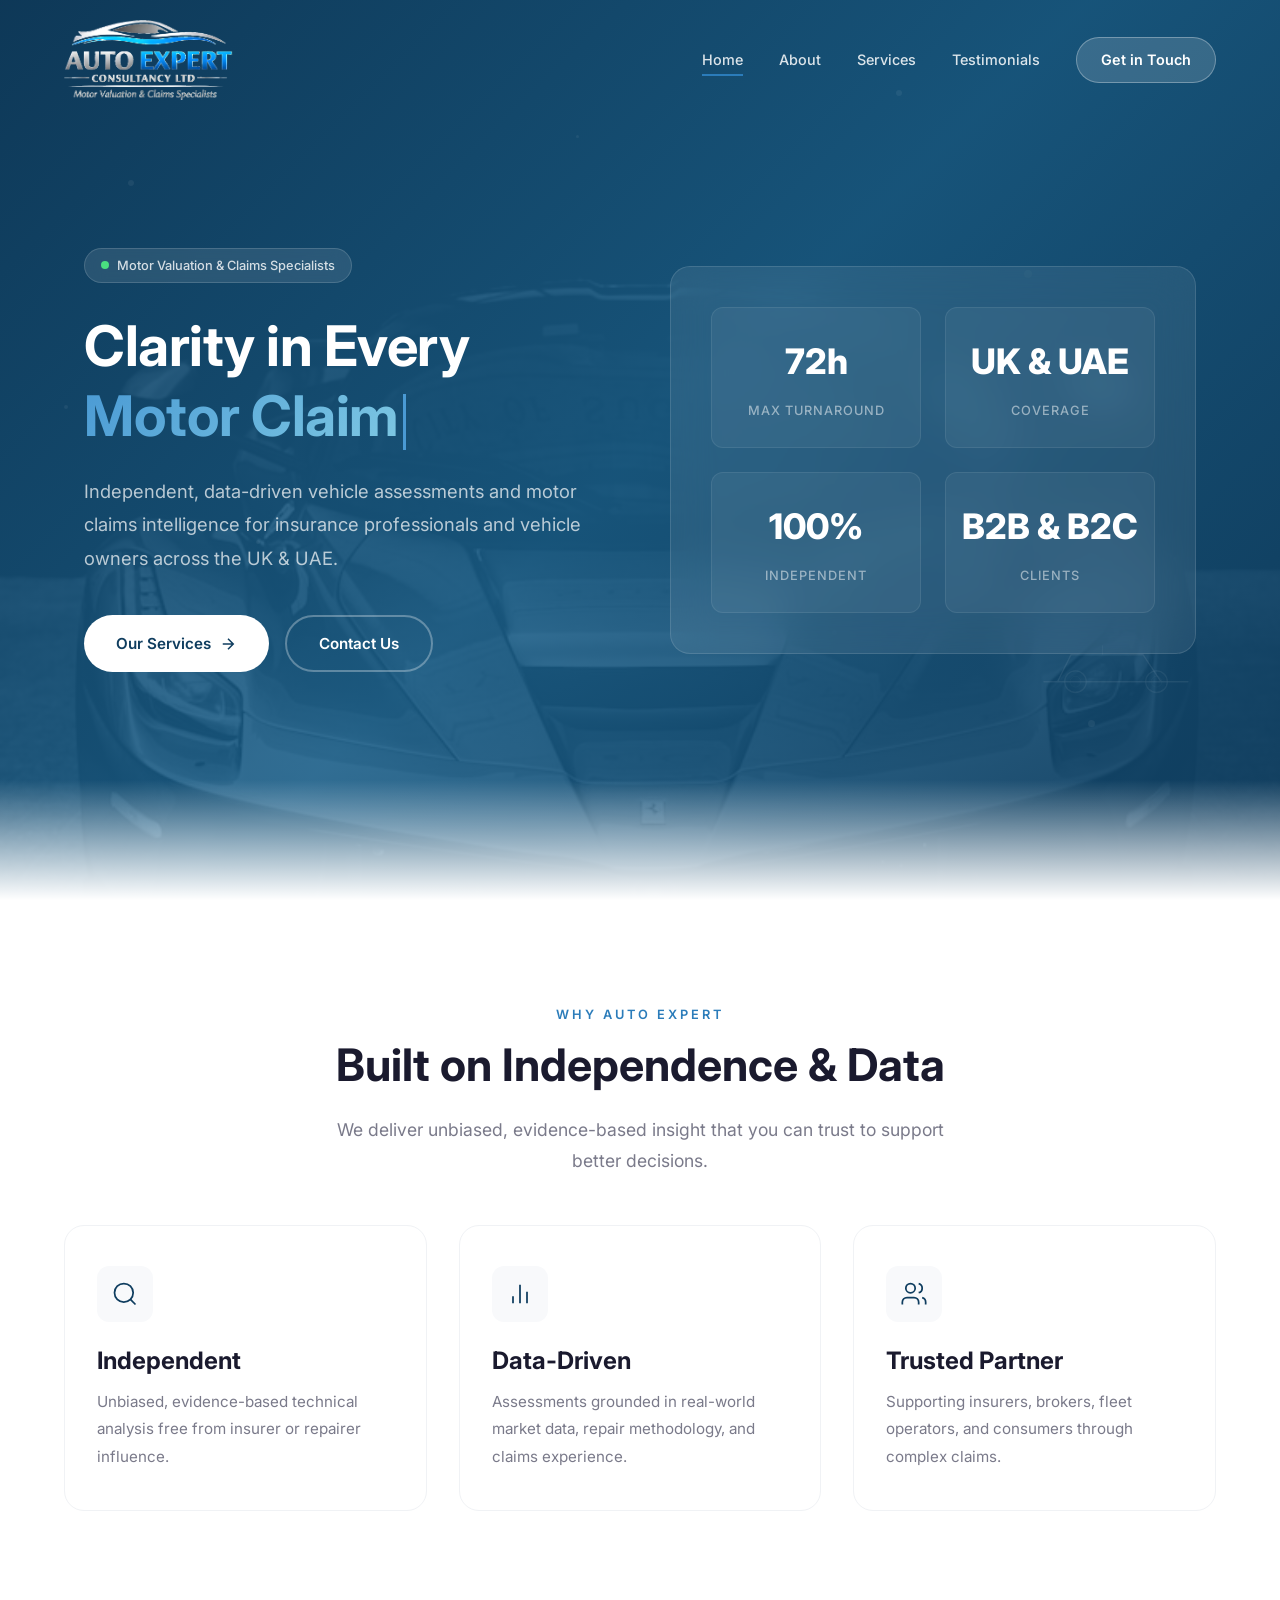
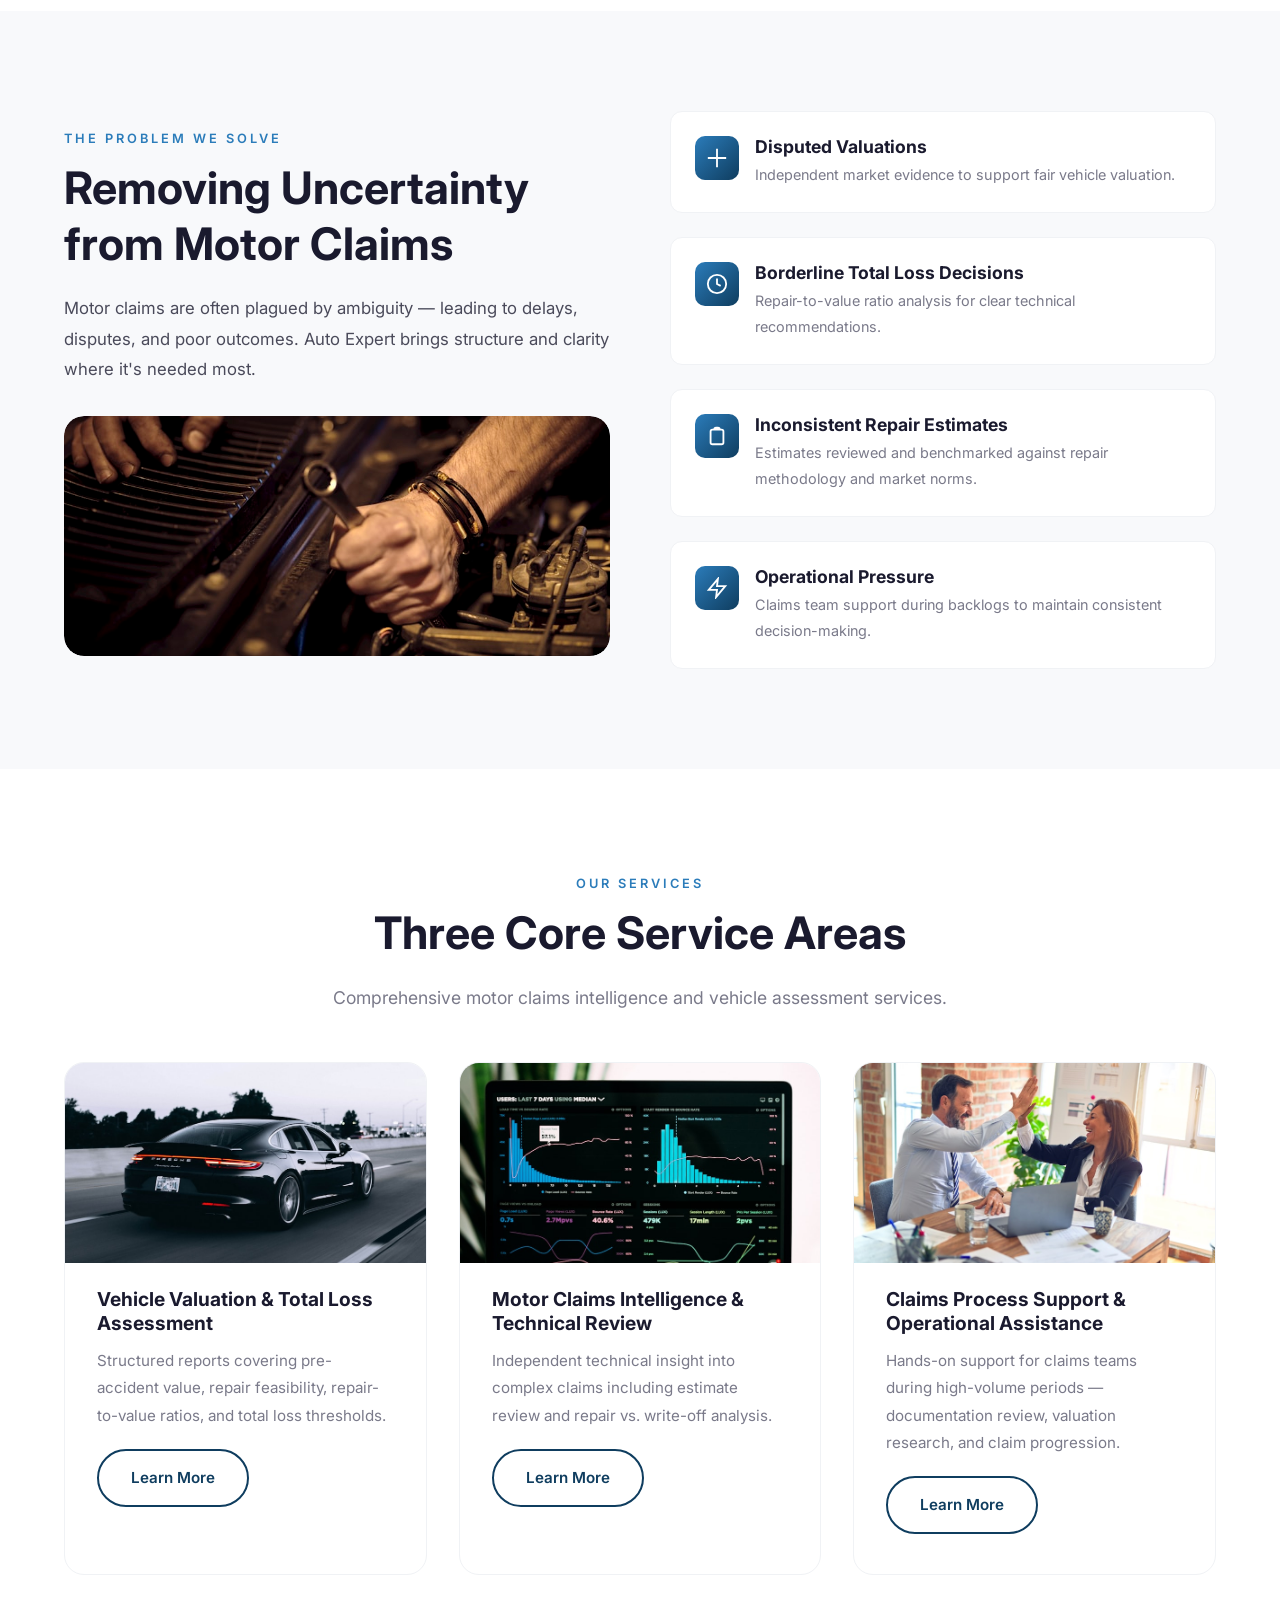
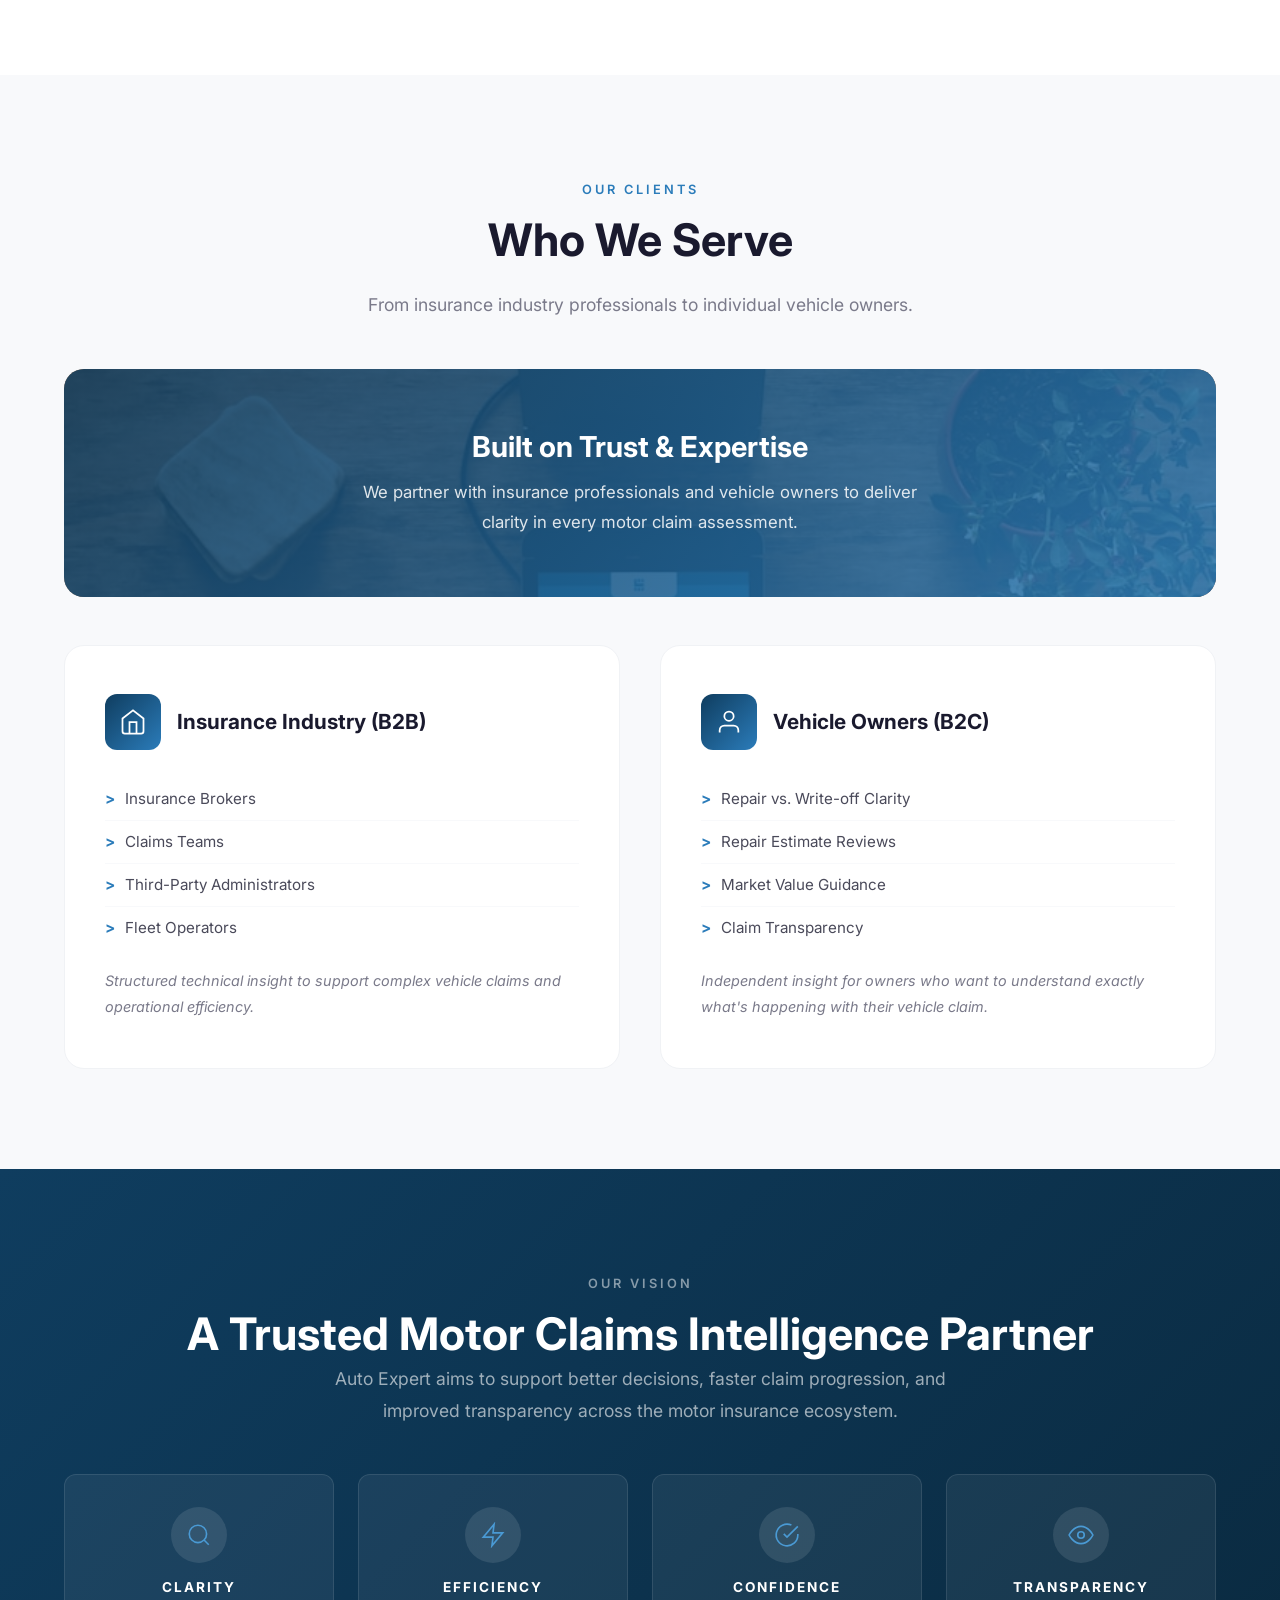
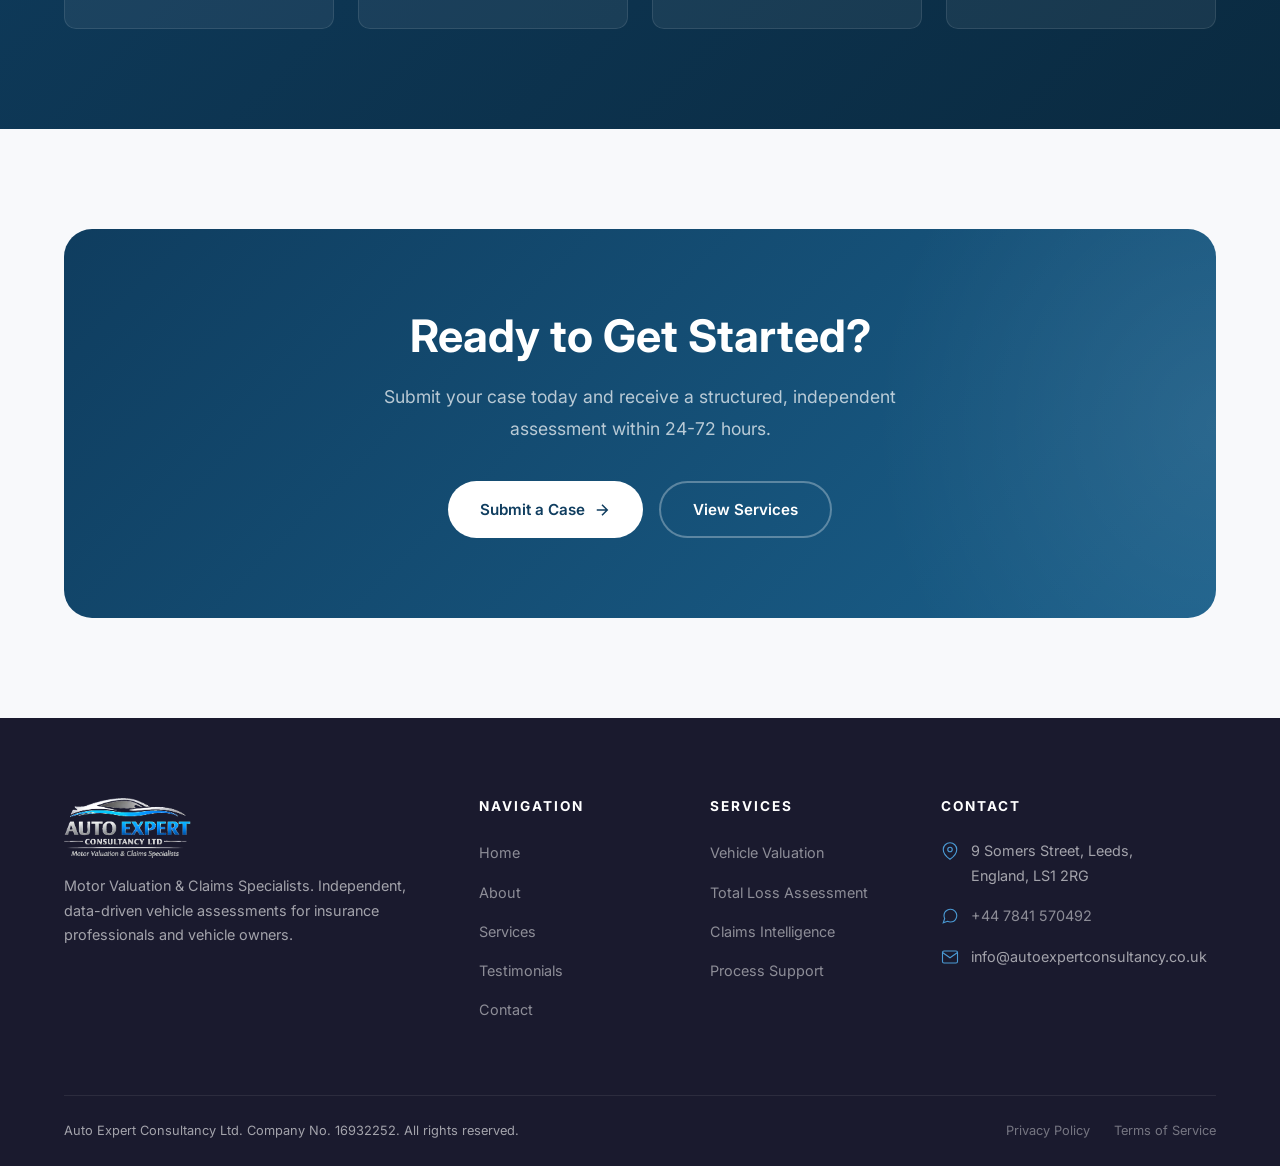
<file: index.html>
<!DOCTYPE html>
<html lang="en">
<head>
  <meta charset="UTF-8">
  <meta name="viewport" content="width=device-width, initial-scale=1.0">
  <title>Auto Expert Consultancy Ltd | Motor Valuation & Claims Specialists</title>
  <meta name="description" content="Independent motor claims intelligence, vehicle valuation, and technical assessment services. Trusted by insurers, brokers, and vehicle owners across the UK & UAE.">
  <link rel="preconnect" href="https://fonts.googleapis.com">
  <link rel="preconnect" href="https://fonts.gstatic.com" crossorigin>
  <link href="https://fonts.googleapis.com/css2?family=Inter:wght@300;400;500;600;700;800&display=swap" rel="stylesheet">
  <link rel="stylesheet" href="css/style.css">
</head>
<body>

  <!-- Navigation -->
  <nav class="navbar" id="navbar">
    <div class="container">
      <a href="index.html" class="nav-logo">
        <img src="images/logo.png" alt="Auto Expert Consultancy Ltd" class="logo-img">
      </a>
      <div class="nav-links" id="navLinks">
        <a href="index.html" class="active">Home</a>
        <a href="about.html">About</a>
        <a href="services.html">Services</a>
        <a href="testimonials.html">Testimonials</a>
        <a href="contact.html" class="nav-cta">Get in Touch</a>
      </div>
      <div class="nav-toggle" id="navToggle">
        <span></span>
        <span></span>
        <span></span>
      </div>
    </div>
  </nav>
  <div class="nav-overlay" id="navOverlay"></div>

  <!-- Hero Section -->
  <section class="hero">
    <!-- Hero background image -->
    <div class="hero-bg-image">
      <img src="images/luxury-car.jpg" alt="Premium vehicle assessment" loading="eager">
    </div>
    <!-- Floating particles -->
    <div class="hero-particles">
      <div class="particle" style="width:6px;height:6px;top:20%;left:10%;animation-delay:0s;animation-duration:7s;"></div>
      <div class="particle" style="width:4px;height:4px;top:60%;left:20%;animation-delay:1s;animation-duration:5s;"></div>
      <div class="particle" style="width:8px;height:8px;top:30%;left:80%;animation-delay:2s;animation-duration:8s;"></div>
      <div class="particle" style="width:5px;height:5px;top:70%;left:65%;animation-delay:0.5s;animation-duration:6s;"></div>
      <div class="particle" style="width:3px;height:3px;top:15%;left:45%;animation-delay:3s;animation-duration:9s;"></div>
      <div class="particle" style="width:7px;height:7px;top:80%;left:85%;animation-delay:1.5s;animation-duration:7s;"></div>
      <div class="particle" style="width:4px;height:4px;top:45%;left:5%;animation-delay:4s;animation-duration:6s;"></div>
      <div class="particle" style="width:6px;height:6px;top:10%;left:70%;animation-delay:2.5s;animation-duration:8s;"></div>
      <div class="hero-shape" style="width:60px;height:60px;top:25%;right:15%;animation-delay:0s;border-radius:12px;transform:rotate(45deg);border:1px solid rgba(255,255,255,0.08);"></div>
      <div class="hero-shape" style="width:40px;height:40px;top:65%;left:8%;animation-delay:2s;border-radius:50%;border:1px solid rgba(255,255,255,0.06);"></div>
      <div class="hero-shape" style="width:80px;height:80px;bottom:20%;right:25%;animation-delay:1s;border-radius:16px;transform:rotate(30deg);border:1px solid rgba(255,255,255,0.05);"></div>
    </div>

    <div class="container">
      <div class="hero-grid">
        <div class="hero-content">
          <div class="hero-badge">Motor Valuation & Claims Specialists</div>
          <h1>Clarity in Every <br><span class="highlight" data-typewriter="Motor Claim|Vehicle Assessment|Total Loss Decision|Claims Dispute">Motor Claim</span></h1>
          <p class="hero-text">Independent, data-driven vehicle assessments and motor claims intelligence for insurance professionals and vehicle owners across the UK & UAE.</p>
          <div class="hero-buttons">
            <a href="services.html" class="btn btn-white btn-magnetic">Our Services
              <svg viewBox="0 0 24 24" fill="none" stroke="currentColor" stroke-width="2"><path d="M5 12h14M12 5l7 7-7 7"/></svg>
            </a>
            <a href="contact.html" class="btn btn-outline" style="border-color: rgba(255,255,255,0.3); color: white;">Contact Us</a>
          </div>
        </div>
        <div class="hero-visual">
          <div class="hero-card glass">
            <div class="hero-stats">
              <div class="stat-item">
                <span class="stat-number" data-count="72" data-suffix="h">0h</span>
                <span class="stat-label">Max Turnaround</span>
              </div>
              <div class="stat-item">
                <span class="stat-number">UK & UAE</span>
                <span class="stat-label">Coverage</span>
              </div>
              <div class="stat-item">
                <span class="stat-number" data-count="100" data-suffix="%">0%</span>
                <span class="stat-label">Independent</span>
              </div>
              <div class="stat-item">
                <span class="stat-number">B2B & B2C</span>
                <span class="stat-label">Clients</span>
              </div>
            </div>
          </div>
          <!-- Floating decorative car illustration -->
          <div class="hero-float-illustration" data-parallax="0.08">
            <svg viewBox="0 0 200 100" fill="none" xmlns="http://www.w3.org/2000/svg" style="width:180px;opacity:0.15;">
              <path d="M20 65h160M35 65l15-30h80l20 30" stroke="rgba(255,255,255,0.5)" stroke-width="1.5" stroke-linecap="round"/>
              <circle cx="55" cy="65" r="12" stroke="rgba(255,255,255,0.4)" stroke-width="1.5"/>
              <circle cx="145" cy="65" r="12" stroke="rgba(255,255,255,0.4)" stroke-width="1.5"/>
              <circle cx="55" cy="65" r="6" stroke="rgba(255,255,255,0.2)" stroke-width="1"/>
              <circle cx="145" cy="65" r="6" stroke="rgba(255,255,255,0.2)" stroke-width="1"/>
              <path d="M60 35h55" stroke="rgba(74,154,212,0.6)" stroke-width="1" stroke-linecap="round"/>
              <path d="M85 35v-10" stroke="rgba(255,255,255,0.3)" stroke-width="1" stroke-linecap="round"/>
            </svg>
          </div>
        </div>
      </div>
    </div>
  </section>

  <!-- Features / Value Props -->
  <section class="features">
    <div class="container text-center">
      <span class="section-label fade-up">Why Auto Expert</span>
      <h2 class="section-title fade-up">Built on Independence & Data</h2>
      <p class="section-subtitle fade-up">We deliver unbiased, evidence-based insight that you can trust to support better decisions.</p>
    </div>
    <div class="container">
      <div class="features-grid">
        <div class="feature-card tilt-card fade-up">
          <div class="feature-icon">
            <svg viewBox="0 0 24 24"><circle cx="11" cy="11" r="8"/><path d="M21 21l-4.35-4.35"/></svg>
          </div>
          <h3>Independent</h3>
          <p>Unbiased, evidence-based technical analysis free from insurer or repairer influence.</p>
        </div>
        <div class="feature-card tilt-card fade-up">
          <div class="feature-icon">
            <svg viewBox="0 0 24 24"><path d="M18 20V10M12 20V4M6 20v-6"/></svg>
          </div>
          <h3>Data-Driven</h3>
          <p>Assessments grounded in real-world market data, repair methodology, and claims experience.</p>
        </div>
        <div class="feature-card tilt-card fade-up">
          <div class="feature-icon">
            <svg viewBox="0 0 24 24"><path d="M16 21v-2a4 4 0 0 0-4-4H6a4 4 0 0 0-4 4v2"/><circle cx="9" cy="7" r="4"/><path d="M22 21v-2a4 4 0 0 0-3-3.87M16 3.13a4 4 0 0 1 0 7.75"/></svg>
          </div>
          <h3>Trusted Partner</h3>
          <p>Supporting insurers, brokers, fleet operators, and consumers through complex claims.</p>
        </div>
      </div>
    </div>
  </section>

  <!-- Problems We Solve -->
  <section class="problems">
    <div class="container">
      <div class="problems-grid">
        <div class="fade-left">
          <span class="section-label">The Problem We Solve</span>
          <h2 class="section-title">Removing Uncertainty from Motor Claims</h2>
          <p>Motor claims are often plagued by ambiguity &mdash; leading to delays, disputes, and poor outcomes. Auto Expert brings structure and clarity where it's needed most.</p>
          <!-- Problem illustration image -->
          <div style="margin-top:32px;border-radius:var(--radius-lg);overflow:hidden;height:240px;">
            <img src="images/car-mechanic.jpg" alt="Vehicle inspection and assessment" style="width:100%;height:100%;object-fit:cover;border-radius:var(--radius-lg);" loading="lazy">
          </div>
        </div>
        <div class="problem-list">
          <div class="problem-item fade-right">
            <div class="problem-icon">
              <svg viewBox="0 0 24 24"><path d="M12 2v20M2 12h20"/></svg>
            </div>
            <div>
              <h4>Disputed Valuations</h4>
              <p>Independent market evidence to support fair vehicle valuation.</p>
            </div>
          </div>
          <div class="problem-item fade-right">
            <div class="problem-icon">
              <svg viewBox="0 0 24 24"><path d="M12 22c5.523 0 10-4.477 10-10S17.523 2 12 2 2 6.477 2 12s4.477 10 10 10z"/><path d="M12 6v6l4 2"/></svg>
            </div>
            <div>
              <h4>Borderline Total Loss Decisions</h4>
              <p>Repair-to-value ratio analysis for clear technical recommendations.</p>
            </div>
          </div>
          <div class="problem-item fade-right">
            <div class="problem-icon">
              <svg viewBox="0 0 24 24"><path d="M9 5H7a2 2 0 0 0-2 2v12a2 2 0 0 0 2 2h10a2 2 0 0 0 2-2V7a2 2 0 0 0-2-2h-2M9 5a2 2 0 0 1 2-2h2a2 2 0 0 1 2 2M9 5h6"/></svg>
            </div>
            <div>
              <h4>Inconsistent Repair Estimates</h4>
              <p>Estimates reviewed and benchmarked against repair methodology and market norms.</p>
            </div>
          </div>
          <div class="problem-item fade-right">
            <div class="problem-icon">
              <svg viewBox="0 0 24 24"><path d="M13 2L3 14h9l-1 8 10-12h-9l1-8z"/></svg>
            </div>
            <div>
              <h4>Operational Pressure</h4>
              <p>Claims team support during backlogs to maintain consistent decision-making.</p>
            </div>
          </div>
        </div>
      </div>
    </div>
  </section>

  <!-- Services Preview -->
  <section class="services-preview">
    <div class="container text-center">
      <span class="section-label fade-up">Our Services</span>
      <h2 class="section-title fade-up">Three Core Service Areas</h2>
      <p class="section-subtitle fade-up">Comprehensive motor claims intelligence and vehicle assessment services.</p>
    </div>
    <div class="container">
      <div class="services-grid">
        <div class="service-card tilt-card fade-up">
          <div class="service-card-img">
            <img src="images/car-dashboard.jpg" alt="Vehicle valuation assessment" loading="lazy">
          </div>
          <h3>Vehicle Valuation & Total Loss Assessment</h3>
          <p>Structured reports covering pre-accident value, repair feasibility, repair-to-value ratios, and total loss thresholds.</p>
          <a href="services.html" class="btn btn-outline" style="margin-top: auto;">Learn More</a>
        </div>
        <div class="service-card tilt-card fade-up">
          <div class="service-card-img">
            <img src="images/tablet-analytics.jpg" alt="Claims intelligence and data analysis" loading="lazy">
          </div>
          <h3>Motor Claims Intelligence & Technical Review</h3>
          <p>Independent technical insight into complex claims including estimate review and repair vs. write-off analysis.</p>
          <a href="services.html" class="btn btn-outline" style="margin-top: auto;">Learn More</a>
        </div>
        <div class="service-card tilt-card fade-up">
          <div class="service-card-img">
            <img src="images/claims-review.jpg" alt="Claims process support team" loading="lazy">
          </div>
          <h3>Claims Process Support & Operational Assistance</h3>
          <p>Hands-on support for claims teams during high-volume periods &mdash; documentation review, valuation research, and claim progression.</p>
          <a href="services.html" class="btn btn-outline" style="margin-top: auto;">Learn More</a>
        </div>
      </div>
    </div>
  </section>

  <!-- Who We Serve -->
  <section class="who-we-serve" style="background: var(--grey-50);">
    <div class="container text-center">
      <span class="section-label fade-up">Our Clients</span>
      <h2 class="section-title fade-up">Who We Serve</h2>
      <p class="section-subtitle fade-up">From insurance industry professionals to individual vehicle owners.</p>
    </div>
    <div class="container">
      <!-- Trust banner image -->
      <div class="trust-banner fade-up" style="margin-bottom:48px;">
        <img src="images/business-handshake.jpg" alt="Trusted partnership" loading="lazy">
        <div class="trust-banner-content">
          <h3>Built on Trust & Expertise</h3>
          <p>We partner with insurance professionals and vehicle owners to deliver clarity in every motor claim assessment.</p>
        </div>
      </div>
      <div class="clients-grid">
        <div class="client-card tilt-card fade-left">
          <div class="client-card-header">
            <div class="client-card-icon">
              <svg viewBox="0 0 24 24"><path d="M3 9l9-7 9 7v11a2 2 0 0 1-2 2H5a2 2 0 0 1-2-2z"/><polyline points="9 22 9 12 15 12 15 22"/></svg>
            </div>
            <h3>Insurance Industry (B2B)</h3>
          </div>
          <ul>
            <li>Insurance Brokers</li>
            <li>Claims Teams</li>
            <li>Third-Party Administrators</li>
            <li>Fleet Operators</li>
          </ul>
          <p>Structured technical insight to support complex vehicle claims and operational efficiency.</p>
        </div>
        <div class="client-card tilt-card fade-right">
          <div class="client-card-header">
            <div class="client-card-icon">
              <svg viewBox="0 0 24 24"><path d="M20 21v-2a4 4 0 0 0-4-4H8a4 4 0 0 0-4 4v2"/><circle cx="12" cy="7" r="4"/></svg>
            </div>
            <h3>Vehicle Owners (B2C)</h3>
          </div>
          <ul>
            <li>Repair vs. Write-off Clarity</li>
            <li>Repair Estimate Reviews</li>
            <li>Market Value Guidance</li>
            <li>Claim Transparency</li>
          </ul>
          <p>Independent insight for owners who want to understand exactly what's happening with their vehicle claim.</p>
        </div>
      </div>
    </div>
  </section>

  <!-- Vision / Values -->
  <section class="vision">
    <div class="container text-center">
      <span class="section-label" style="color: rgba(255,255,255,0.5);">Our Vision</span>
      <h2 class="fade-up">A Trusted Motor Claims Intelligence Partner</h2>
      <p class="section-subtitle fade-up">Auto Expert aims to support better decisions, faster claim progression, and improved transparency across the motor insurance ecosystem.</p>
      <div class="values-grid">
        <div class="value-item fade-up">
          <div class="value-icon">
            <svg viewBox="0 0 24 24"><circle cx="11" cy="11" r="8"/><path d="M21 21l-4.35-4.35"/></svg>
          </div>
          <h4>Clarity</h4>
        </div>
        <div class="value-item fade-up">
          <div class="value-icon">
            <svg viewBox="0 0 24 24"><path d="M13 2L3 14h9l-1 8 10-12h-9l1-8z"/></svg>
          </div>
          <h4>Efficiency</h4>
        </div>
        <div class="value-item fade-up">
          <div class="value-icon">
            <svg viewBox="0 0 24 24"><path d="M22 11.08V12a10 10 0 1 1-5.93-9.14"/><polyline points="22 4 12 14.01 9 11.01"/></svg>
          </div>
          <h4>Confidence</h4>
        </div>
        <div class="value-item fade-up">
          <div class="value-icon">
            <svg viewBox="0 0 24 24"><path d="M1 12s4-8 11-8 11 8 11 8-4 8-11 8-11-8-11-8z"/><circle cx="12" cy="12" r="3"/></svg>
          </div>
          <h4>Transparency</h4>
        </div>
      </div>
    </div>
  </section>

  <!-- CTA Section -->
  <section class="cta-section">
    <div class="container">
      <div class="cta-box">
        <h2 class="fade-up">Ready to Get Started?</h2>
        <p class="fade-up">Submit your case today and receive a structured, independent assessment within 24-72 hours.</p>
        <div class="cta-buttons fade-up">
          <a href="contact.html" class="btn btn-white btn-magnetic">Submit a Case
            <svg viewBox="0 0 24 24" fill="none" stroke="currentColor" stroke-width="2"><path d="M5 12h14M12 5l7 7-7 7"/></svg>
          </a>
          <a href="services.html" class="btn btn-outline" style="border-color: rgba(255,255,255,0.3); color: white;">View Services</a>
        </div>
      </div>
    </div>
  </section>

  <!-- Footer -->
  <footer class="footer">
    <div class="container">
      <div class="footer-grid">
        <div class="footer-brand">
          <a href="index.html" class="nav-logo" style="color: white;">
            <img src="images/logo.png" alt="Auto Expert Consultancy Ltd" class="logo-img">
          </a>
          <p>Motor Valuation & Claims Specialists. Independent, data-driven vehicle assessments for insurance professionals and vehicle owners.</p>
        </div>
        <div>
          <h4>Navigation</h4>
          <ul class="footer-links">
            <li><a href="index.html">Home</a></li>
            <li><a href="about.html">About</a></li>
            <li><a href="services.html">Services</a></li>
            <li><a href="testimonials.html">Testimonials</a></li>
            <li><a href="contact.html">Contact</a></li>
          </ul>
        </div>
        <div>
          <h4>Services</h4>
          <ul class="footer-links">
            <li><a href="services.html">Vehicle Valuation</a></li>
            <li><a href="services.html">Total Loss Assessment</a></li>
            <li><a href="services.html">Claims Intelligence</a></li>
            <li><a href="services.html">Process Support</a></li>
          </ul>
        </div>
        <div>
          <h4>Contact</h4>
          <div class="footer-contact-item">
            <svg viewBox="0 0 24 24"><path d="M21 10c0 7-9 13-9 13s-9-6-9-13a9 9 0 0 1 18 0z"/><circle cx="12" cy="10" r="3"/></svg>
            <span>9 Somers Street, Leeds,<br>England, LS1 2RG</span>
          </div>
          <div class="footer-contact-item">
            <svg viewBox="0 0 24 24"><path d="M21 11.5a8.38 8.38 0 0 1-.9 3.8 8.5 8.5 0 0 1-7.6 4.7 8.38 8.38 0 0 1-3.8-.9L3 21l1.9-5.7a8.38 8.38 0 0 1-.9-3.8 8.5 8.5 0 0 1 4.7-7.6 8.38 8.38 0 0 1 3.8-.9h.5a8.48 8.48 0 0 1 8 8v.5z"/></svg>
            <a href="https://wa.me/447841570492" target="_blank" style="color: rgba(255,255,255,0.5);">+44 7841 570492</a>
          </div>
          <div class="footer-contact-item">
            <svg viewBox="0 0 24 24"><path d="M4 4h16c1.1 0 2 .9 2 2v12c0 1.1-.9 2-2 2H4c-1.1 0-2-.9-2-2V6c0-1.1.9-2 2-2z"/><polyline points="22,6 12,13 2,6"/></svg>
            <span>info@autoexpertconsultancy.co.uk</span>
          </div>
        </div>
      </div>
      <div class="footer-bottom">
        <span>Auto Expert Consultancy Ltd. Company No. 16932252. All rights reserved.</span>
        <div class="footer-legal">
          <a href="privacy.html">Privacy Policy</a>
          <a href="terms.html">Terms of Service</a>
        </div>
      </div>
    </div>
  </footer>

  <script src="js/main.js"></script>
</body>
</html>
</file>
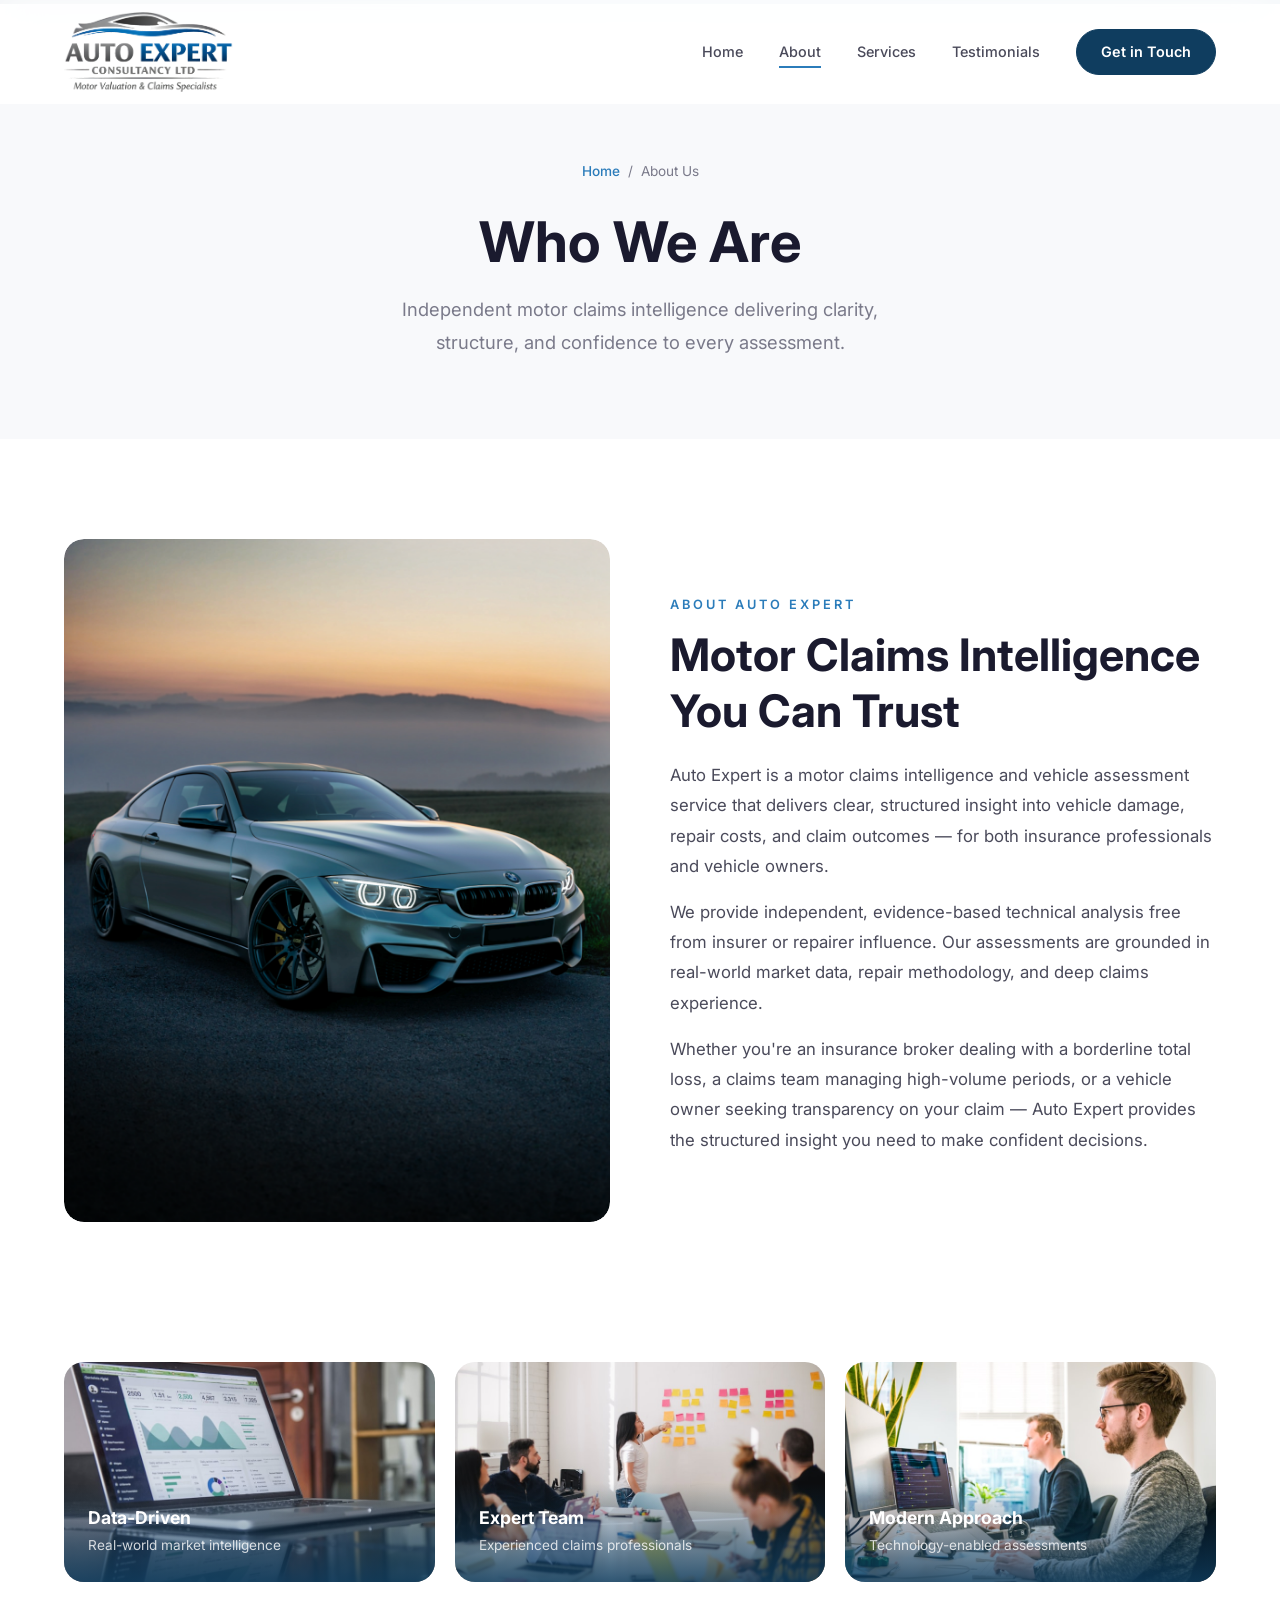
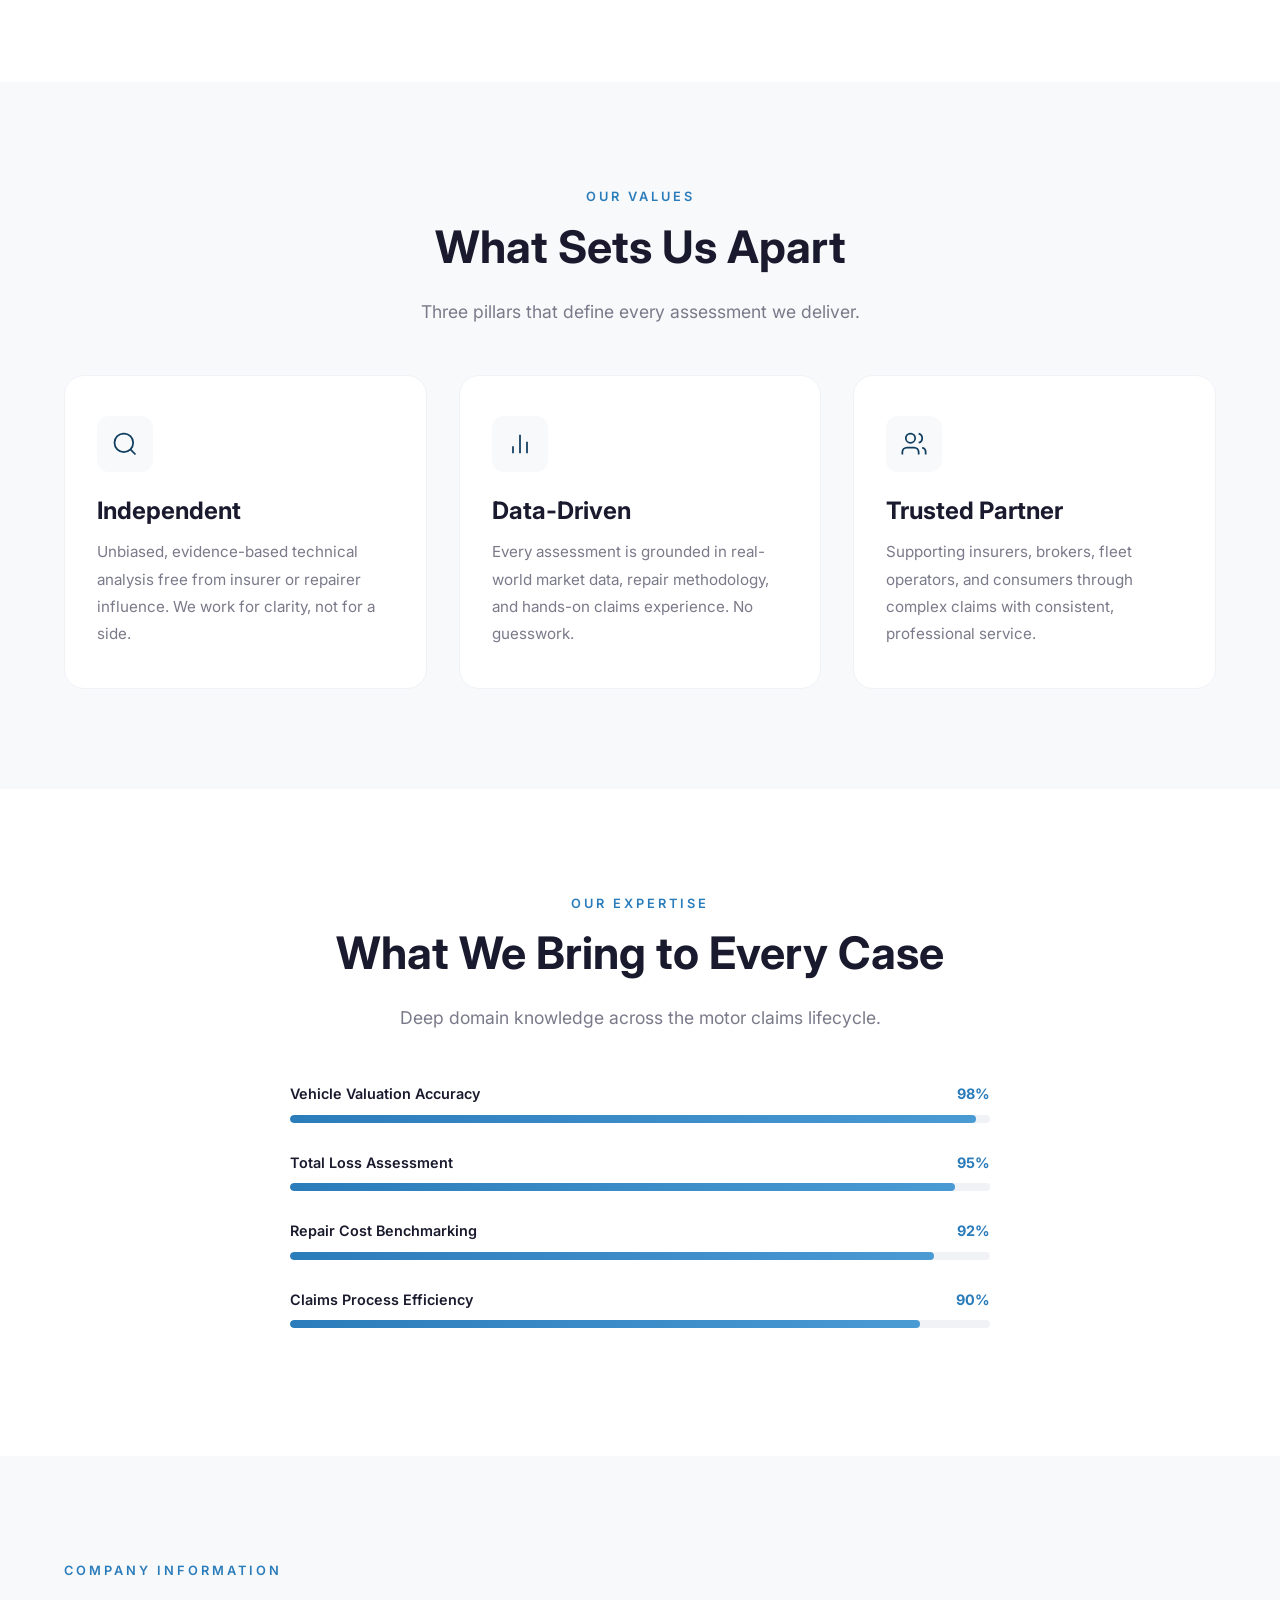
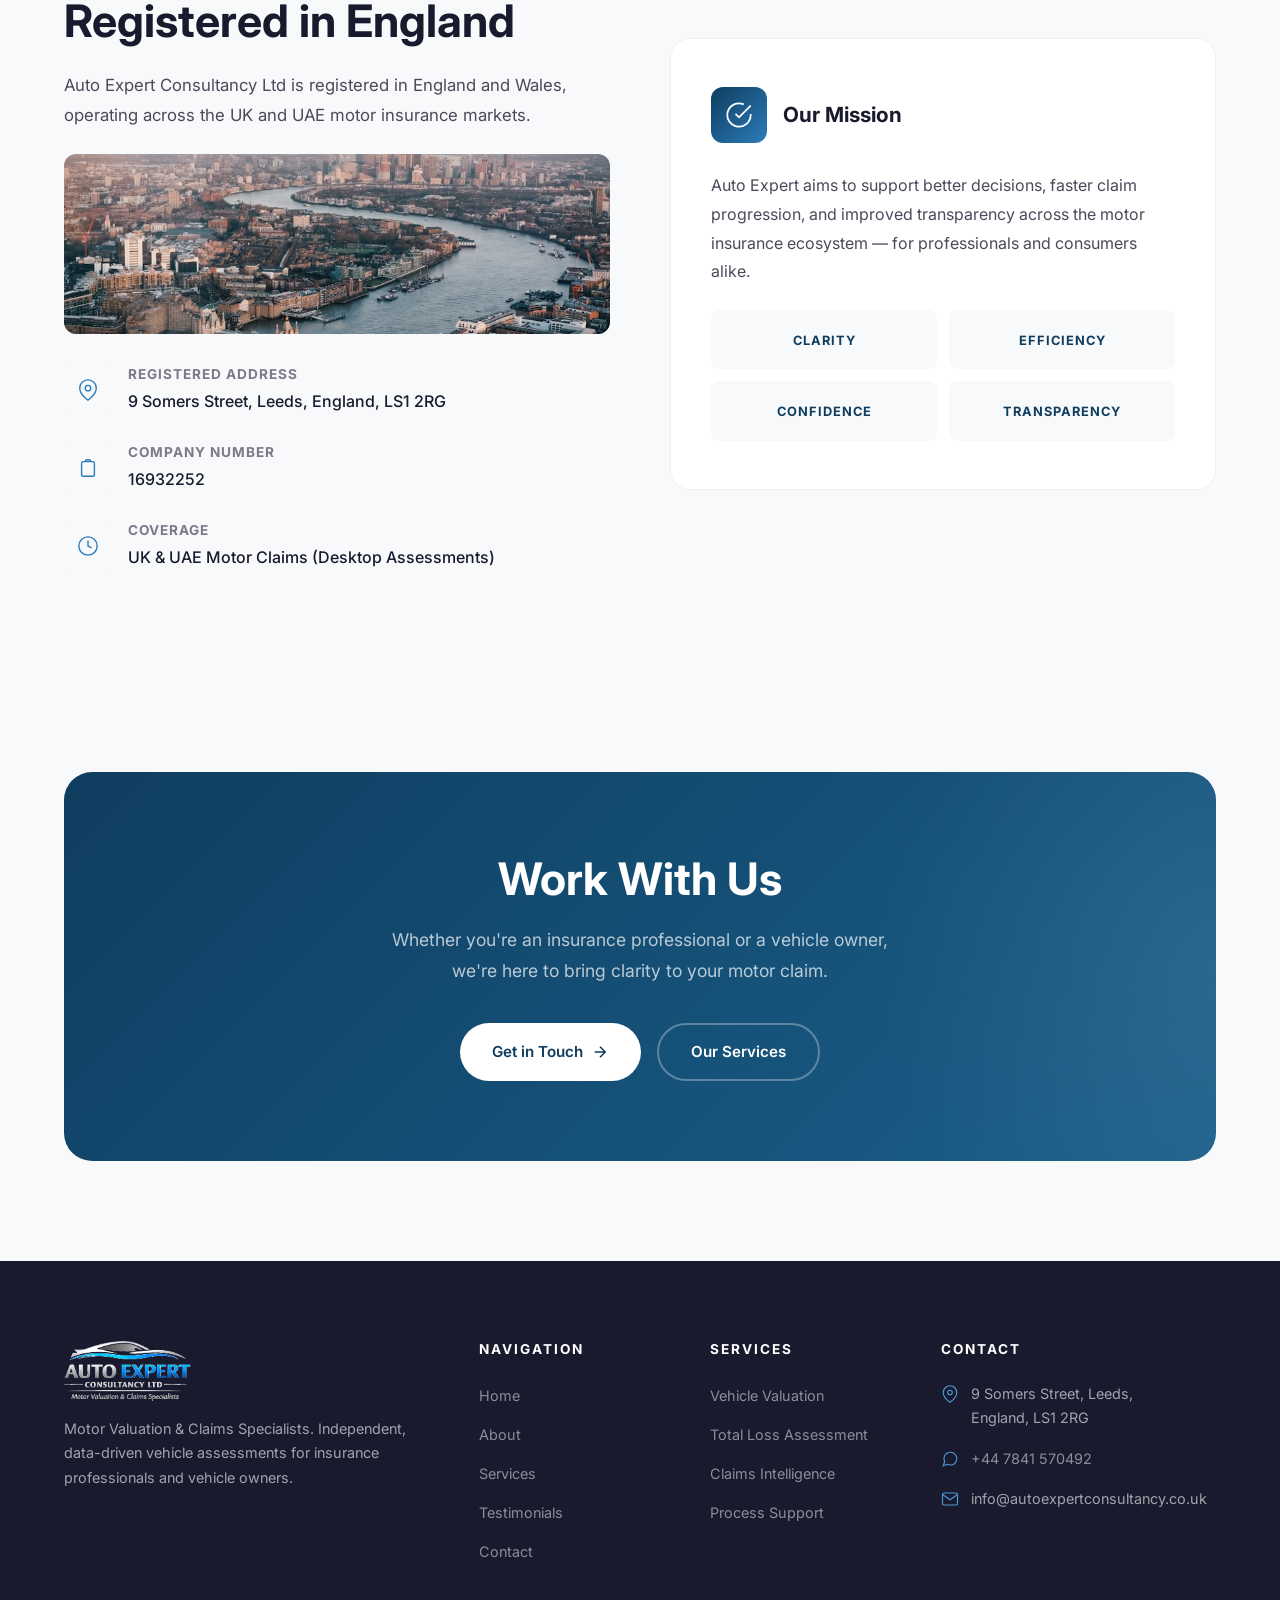
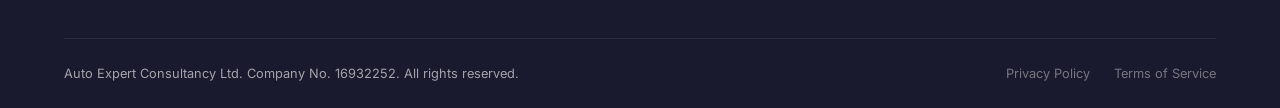
<file: about.html>
<!DOCTYPE html>
<html lang="en">
<head>
  <meta charset="UTF-8">
  <meta name="viewport" content="width=device-width, initial-scale=1.0">
  <title>About Us | Auto Expert Consultancy Ltd</title>
  <meta name="description" content="Learn about Auto Expert Consultancy - an independent motor claims intelligence and vehicle assessment service operating across the UK and UAE.">
  <link rel="preconnect" href="https://fonts.googleapis.com">
  <link rel="preconnect" href="https://fonts.gstatic.com" crossorigin>
  <link href="https://fonts.googleapis.com/css2?family=Inter:wght@300;400;500;600;700;800&display=swap" rel="stylesheet">
  <link rel="stylesheet" href="css/style.css">
</head>
<body>

  <!-- Navigation -->
  <nav class="navbar navbar-inner" id="navbar">
    <div class="container">
      <a href="index.html" class="nav-logo">
        <img src="images/logo.png" alt="Auto Expert Consultancy Ltd" class="logo-img">
      </a>
      <div class="nav-links" id="navLinks">
        <a href="index.html">Home</a>
        <a href="about.html" class="active">About</a>
        <a href="services.html">Services</a>
        <a href="testimonials.html">Testimonials</a>
        <a href="contact.html" class="nav-cta">Get in Touch</a>
      </div>
      <div class="nav-toggle" id="navToggle">
        <span></span>
        <span></span>
        <span></span>
      </div>
    </div>
  </nav>
  <div class="nav-overlay" id="navOverlay"></div>

  <!-- Page Header -->
  <section class="page-header">
    <div class="container">
      <div class="breadcrumb">
        <a href="index.html">Home</a>
        <span>/</span>
        <span>About Us</span>
      </div>
      <h1>Who We Are</h1>
      <p>Independent motor claims intelligence delivering clarity, structure, and confidence to every assessment.</p>
    </div>
  </section>

  <!-- About Intro -->
  <section>
    <div class="container">
      <div class="about-intro">
        <div class="fade-left" style="border-radius:var(--radius-lg);overflow:hidden;">
          <img src="images/about-inspection.jpg" alt="Vehicle assessment and inspection" style="width:100%;height:100%;object-fit:cover;border-radius:var(--radius-lg);">
        </div>
        <div class="about-content fade-right">
          <span class="section-label">About Auto Expert</span>
          <h2>Motor Claims Intelligence You Can Trust</h2>
          <p>Auto Expert is a motor claims intelligence and vehicle assessment service that delivers clear, structured insight into vehicle damage, repair costs, and claim outcomes &mdash; for both insurance professionals and vehicle owners.</p>
          <p>We provide independent, evidence-based technical analysis free from insurer or repairer influence. Our assessments are grounded in real-world market data, repair methodology, and deep claims experience.</p>
          <p>Whether you're an insurance broker dealing with a borderline total loss, a claims team managing high-volume periods, or a vehicle owner seeking transparency on your claim &mdash; Auto Expert provides the structured insight you need to make confident decisions.</p>
        </div>
      </div>
    </div>
  </section>

  <!-- Image Gallery -->
  <section style="padding-top:0;">
    <div class="container">
      <div class="image-gallery-grid">
        <div class="image-card fade-up">
          <img src="images/data-analysis.jpg" alt="Data-driven analysis" loading="lazy">
          <div class="image-card-overlay">
            <h4>Data-Driven</h4>
            <p>Real-world market intelligence</p>
          </div>
        </div>
        <div class="image-card fade-up">
          <img src="images/team-meeting.jpg" alt="Expert team collaboration" loading="lazy">
          <div class="image-card-overlay">
            <h4>Expert Team</h4>
            <p>Experienced claims professionals</p>
          </div>
        </div>
        <div class="image-card fade-up">
          <img src="images/office-workspace.jpg" alt="Modern workspace" loading="lazy">
          <div class="image-card-overlay">
            <h4>Modern Approach</h4>
            <p>Technology-enabled assessments</p>
          </div>
        </div>
      </div>
    </div>
  </section>

  <!-- Core Values -->
  <section class="features" style="background: var(--grey-50);">
    <div class="container text-center">
      <span class="section-label fade-up">Our Values</span>
      <h2 class="section-title fade-up">What Sets Us Apart</h2>
      <p class="section-subtitle fade-up">Three pillars that define every assessment we deliver.</p>
    </div>
    <div class="container">
      <div class="features-grid">
        <div class="feature-card tilt-card fade-up" style="background: var(--white);">
          <div class="feature-icon">
            <svg viewBox="0 0 24 24"><circle cx="11" cy="11" r="8"/><path d="M21 21l-4.35-4.35"/></svg>
          </div>
          <h3>Independent</h3>
          <p>Unbiased, evidence-based technical analysis free from insurer or repairer influence. We work for clarity, not for a side.</p>
        </div>
        <div class="feature-card tilt-card fade-up" style="background: var(--white);">
          <div class="feature-icon">
            <svg viewBox="0 0 24 24"><path d="M18 20V10M12 20V4M6 20v-6"/></svg>
          </div>
          <h3>Data-Driven</h3>
          <p>Every assessment is grounded in real-world market data, repair methodology, and hands-on claims experience. No guesswork.</p>
        </div>
        <div class="feature-card tilt-card fade-up" style="background: var(--white);">
          <div class="feature-icon">
            <svg viewBox="0 0 24 24"><path d="M16 21v-2a4 4 0 0 0-4-4H6a4 4 0 0 0-4 4v2"/><circle cx="9" cy="7" r="4"/><path d="M22 21v-2a4 4 0 0 0-3-3.87M16 3.13a4 4 0 0 1 0 7.75"/></svg>
          </div>
          <h3>Trusted Partner</h3>
          <p>Supporting insurers, brokers, fleet operators, and consumers through complex claims with consistent, professional service.</p>
        </div>
      </div>
    </div>
  </section>

  <!-- Expertise Stats -->
  <section>
    <div class="container text-center">
      <span class="section-label fade-up">Our Expertise</span>
      <h2 class="section-title fade-up">What We Bring to Every Case</h2>
      <p class="section-subtitle fade-up">Deep domain knowledge across the motor claims lifecycle.</p>
    </div>
    <div class="container">
      <div style="max-width:700px;margin:0 auto;">
        <div class="stats-bar-item fade-up" style="margin-bottom:28px;">
          <div style="display:flex;justify-content:space-between;margin-bottom:8px;">
            <span style="font-weight:600;font-size:0.9rem;color:var(--grey-900);">Vehicle Valuation Accuracy</span>
            <span style="font-weight:700;color:var(--accent);font-size:0.9rem;">98%</span>
          </div>
          <div class="stats-bar"><div class="stats-bar-fill" data-width="98"></div></div>
        </div>
        <div class="stats-bar-item fade-up" style="margin-bottom:28px;">
          <div style="display:flex;justify-content:space-between;margin-bottom:8px;">
            <span style="font-weight:600;font-size:0.9rem;color:var(--grey-900);">Total Loss Assessment</span>
            <span style="font-weight:700;color:var(--accent);font-size:0.9rem;">95%</span>
          </div>
          <div class="stats-bar"><div class="stats-bar-fill" data-width="95"></div></div>
        </div>
        <div class="stats-bar-item fade-up" style="margin-bottom:28px;">
          <div style="display:flex;justify-content:space-between;margin-bottom:8px;">
            <span style="font-weight:600;font-size:0.9rem;color:var(--grey-900);">Repair Cost Benchmarking</span>
            <span style="font-weight:700;color:var(--accent);font-size:0.9rem;">92%</span>
          </div>
          <div class="stats-bar"><div class="stats-bar-fill" data-width="92"></div></div>
        </div>
        <div class="stats-bar-item fade-up" style="margin-bottom:28px;">
          <div style="display:flex;justify-content:space-between;margin-bottom:8px;">
            <span style="font-weight:600;font-size:0.9rem;color:var(--grey-900);">Claims Process Efficiency</span>
            <span style="font-weight:700;color:var(--accent);font-size:0.9rem;">90%</span>
          </div>
          <div class="stats-bar"><div class="stats-bar-fill" data-width="90"></div></div>
        </div>
      </div>
    </div>
  </section>

  <!-- Company Details -->
  <section style="background: var(--grey-50);">
    <div class="container">
      <div class="problems-grid">
        <div class="fade-left">
          <span class="section-label">Company Information</span>
          <h2 class="section-title">Registered in England</h2>
          <p>Auto Expert Consultancy Ltd is registered in England and Wales, operating across the UK and UAE motor insurance markets.</p>
          <div style="margin-top:24px;border-radius:var(--radius-md);overflow:hidden;height:180px;">
            <img src="images/uk-city.jpg" alt="Leeds, England" style="width:100%;height:100%;object-fit:cover;" loading="lazy">
          </div>
          <div class="contact-info-list" style="margin-top: 32px;">
            <div class="contact-info-item">
              <div class="contact-info-icon">
                <svg viewBox="0 0 24 24"><path d="M21 10c0 7-9 13-9 13s-9-6-9-13a9 9 0 0 1 18 0z"/><circle cx="12" cy="10" r="3"/></svg>
              </div>
              <div>
                <h4>Registered Address</h4>
                <p>9 Somers Street, Leeds, England, LS1 2RG</p>
              </div>
            </div>
            <div class="contact-info-item">
              <div class="contact-info-icon">
                <svg viewBox="0 0 24 24"><path d="M9 5H7a2 2 0 0 0-2 2v12a2 2 0 0 0 2 2h10a2 2 0 0 0 2-2V7a2 2 0 0 0-2-2h-2M9 5a2 2 0 0 1 2-2h2a2 2 0 0 1 2 2M9 5h6"/></svg>
              </div>
              <div>
                <h4>Company Number</h4>
                <p>16932252</p>
              </div>
            </div>
            <div class="contact-info-item">
              <div class="contact-info-icon">
                <svg viewBox="0 0 24 24"><path d="M12 2C6.48 2 2 6.48 2 12s4.48 10 10 10 10-4.48 10-10S17.52 2 12 2z"/><path d="M12 6v6l4 2"/></svg>
              </div>
              <div>
                <h4>Coverage</h4>
                <p>UK & UAE Motor Claims (Desktop Assessments)</p>
              </div>
            </div>
          </div>
        </div>
        <div class="fade-right">
          <div class="clients-grid" style="grid-template-columns: 1fr;">
            <div class="client-card">
              <div class="client-card-header">
                <div class="client-card-icon">
                  <svg viewBox="0 0 24 24"><path d="M22 11.08V12a10 10 0 1 1-5.93-9.14"/><polyline points="22 4 12 14.01 9 11.01"/></svg>
                </div>
                <h3>Our Mission</h3>
              </div>
              <p style="font-style: normal; color: var(--grey-700); font-size: 1rem; line-height: 1.8;">Auto Expert aims to support better decisions, faster claim progression, and improved transparency across the motor insurance ecosystem &mdash; for professionals and consumers alike.</p>
              <div class="values-grid" style="grid-template-columns: repeat(2, 1fr); gap: 12px; margin-top: 24px;">
                <div style="text-align: center; padding: 16px; background: var(--grey-50); border-radius: var(--radius-sm);">
                  <strong style="color: var(--primary); font-size: 0.8rem; text-transform: uppercase; letter-spacing: 1px;">Clarity</strong>
                </div>
                <div style="text-align: center; padding: 16px; background: var(--grey-50); border-radius: var(--radius-sm);">
                  <strong style="color: var(--primary); font-size: 0.8rem; text-transform: uppercase; letter-spacing: 1px;">Efficiency</strong>
                </div>
                <div style="text-align: center; padding: 16px; background: var(--grey-50); border-radius: var(--radius-sm);">
                  <strong style="color: var(--primary); font-size: 0.8rem; text-transform: uppercase; letter-spacing: 1px;">Confidence</strong>
                </div>
                <div style="text-align: center; padding: 16px; background: var(--grey-50); border-radius: var(--radius-sm);">
                  <strong style="color: var(--primary); font-size: 0.8rem; text-transform: uppercase; letter-spacing: 1px;">Transparency</strong>
                </div>
              </div>
            </div>
          </div>
        </div>
      </div>
    </div>
  </section>

  <!-- CTA Section -->
  <section class="cta-section">
    <div class="container">
      <div class="cta-box">
        <h2 class="fade-up">Work With Us</h2>
        <p class="fade-up">Whether you're an insurance professional or a vehicle owner, we're here to bring clarity to your motor claim.</p>
        <div class="cta-buttons fade-up">
          <a href="contact.html" class="btn btn-white btn-magnetic">Get in Touch
            <svg viewBox="0 0 24 24" fill="none" stroke="currentColor" stroke-width="2"><path d="M5 12h14M12 5l7 7-7 7"/></svg>
          </a>
          <a href="services.html" class="btn btn-outline" style="border-color: rgba(255,255,255,0.3); color: white;">Our Services</a>
        </div>
      </div>
    </div>
  </section>

  <!-- Footer -->
  <footer class="footer">
    <div class="container">
      <div class="footer-grid">
        <div class="footer-brand">
          <a href="index.html" class="nav-logo" style="color: white;">
            <img src="images/logo.png" alt="Auto Expert Consultancy Ltd" class="logo-img">
          </a>
          <p>Motor Valuation & Claims Specialists. Independent, data-driven vehicle assessments for insurance professionals and vehicle owners.</p>
        </div>
        <div>
          <h4>Navigation</h4>
          <ul class="footer-links">
            <li><a href="index.html">Home</a></li>
            <li><a href="about.html">About</a></li>
            <li><a href="services.html">Services</a></li>
            <li><a href="testimonials.html">Testimonials</a></li>
            <li><a href="contact.html">Contact</a></li>
          </ul>
        </div>
        <div>
          <h4>Services</h4>
          <ul class="footer-links">
            <li><a href="services.html">Vehicle Valuation</a></li>
            <li><a href="services.html">Total Loss Assessment</a></li>
            <li><a href="services.html">Claims Intelligence</a></li>
            <li><a href="services.html">Process Support</a></li>
          </ul>
        </div>
        <div>
          <h4>Contact</h4>
          <div class="footer-contact-item">
            <svg viewBox="0 0 24 24"><path d="M21 10c0 7-9 13-9 13s-9-6-9-13a9 9 0 0 1 18 0z"/><circle cx="12" cy="10" r="3"/></svg>
            <span>9 Somers Street, Leeds,<br>England, LS1 2RG</span>
          </div>
          <div class="footer-contact-item">
            <svg viewBox="0 0 24 24"><path d="M21 11.5a8.38 8.38 0 0 1-.9 3.8 8.5 8.5 0 0 1-7.6 4.7 8.38 8.38 0 0 1-3.8-.9L3 21l1.9-5.7a8.38 8.38 0 0 1-.9-3.8 8.5 8.5 0 0 1 4.7-7.6 8.38 8.38 0 0 1 3.8-.9h.5a8.48 8.48 0 0 1 8 8v.5z"/></svg>
            <a href="https://wa.me/447841570492" target="_blank" style="color: rgba(255,255,255,0.5);">+44 7841 570492</a>
          </div>
          <div class="footer-contact-item">
            <svg viewBox="0 0 24 24"><path d="M4 4h16c1.1 0 2 .9 2 2v12c0 1.1-.9 2-2 2H4c-1.1 0-2-.9-2-2V6c0-1.1.9-2 2-2z"/><polyline points="22,6 12,13 2,6"/></svg>
            <span>info@autoexpertconsultancy.co.uk</span>
          </div>
        </div>
      </div>
      <div class="footer-bottom">
        <span>Auto Expert Consultancy Ltd. Company No. 16932252. All rights reserved.</span>
        <div class="footer-legal">
          <a href="privacy.html">Privacy Policy</a>
          <a href="terms.html">Terms of Service</a>
        </div>
      </div>
    </div>
  </footer>

  <script src="js/main.js"></script>
</body>
</html>
</file>
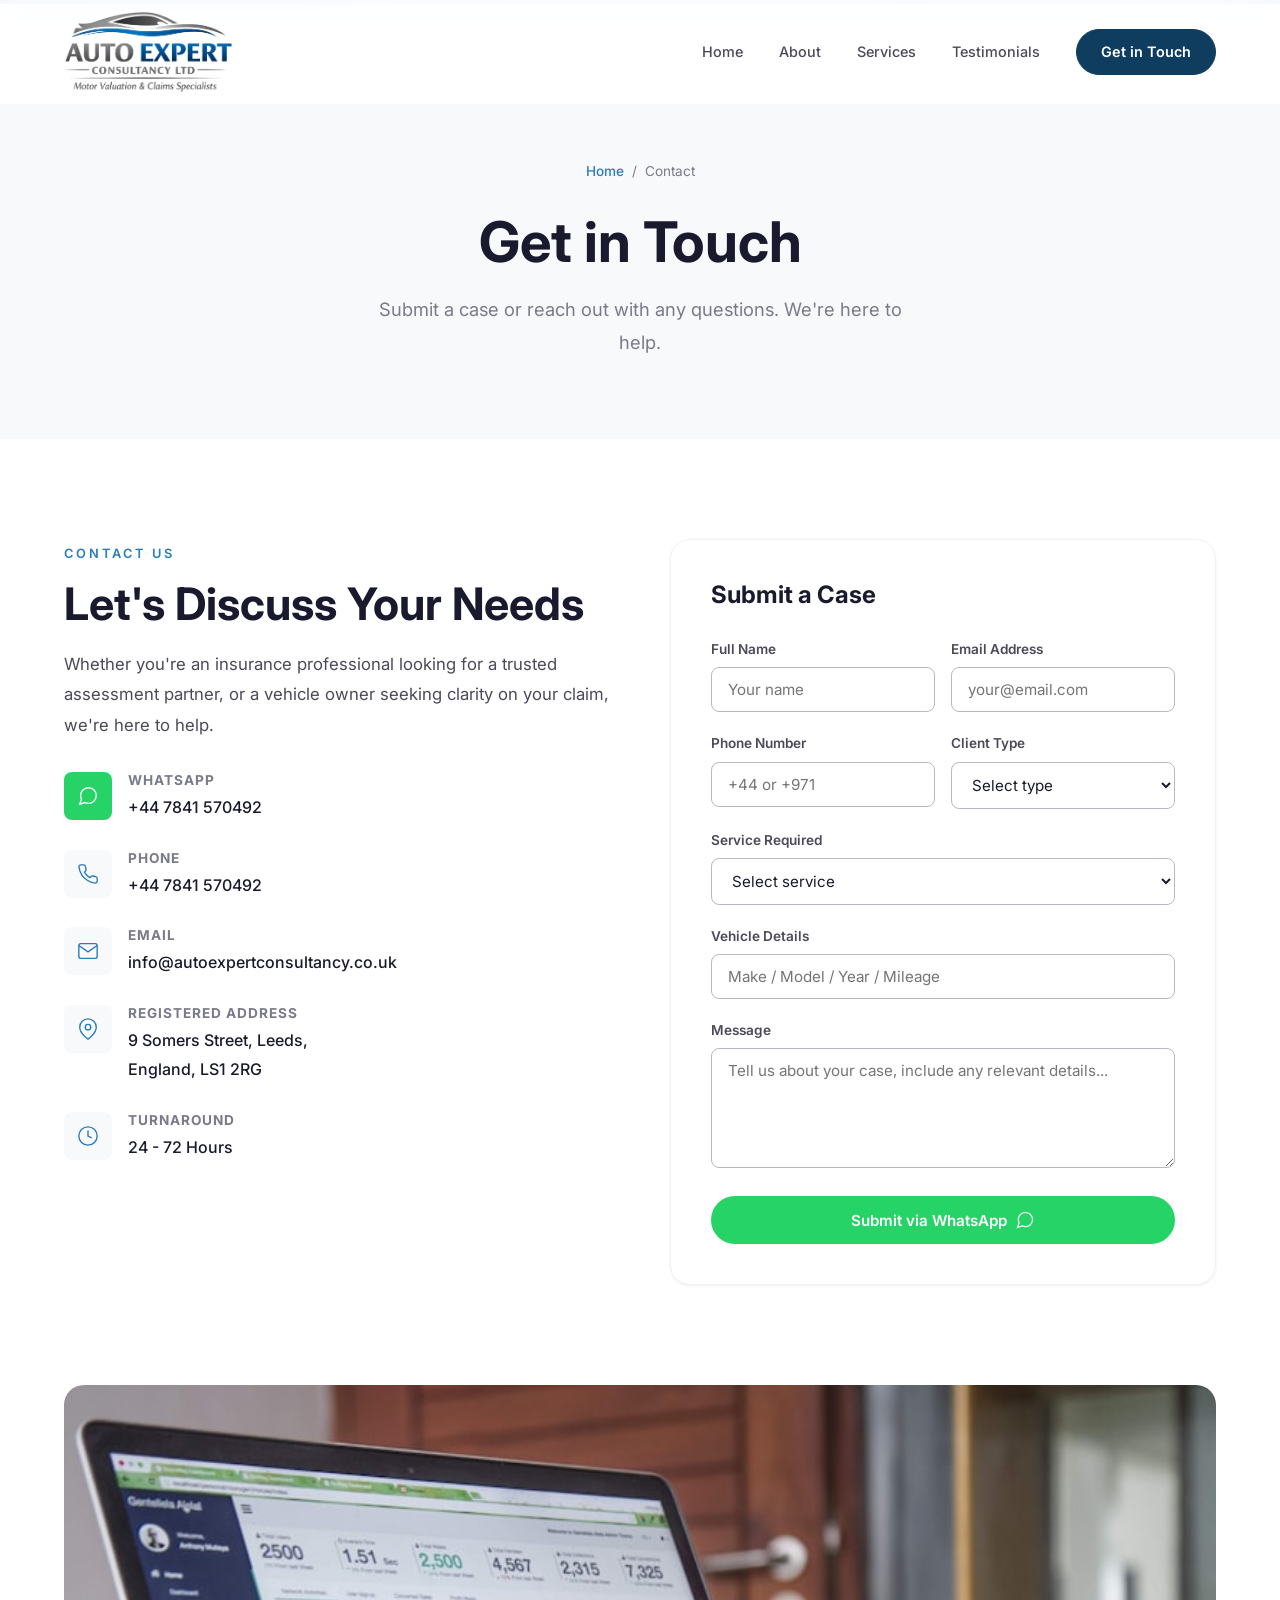
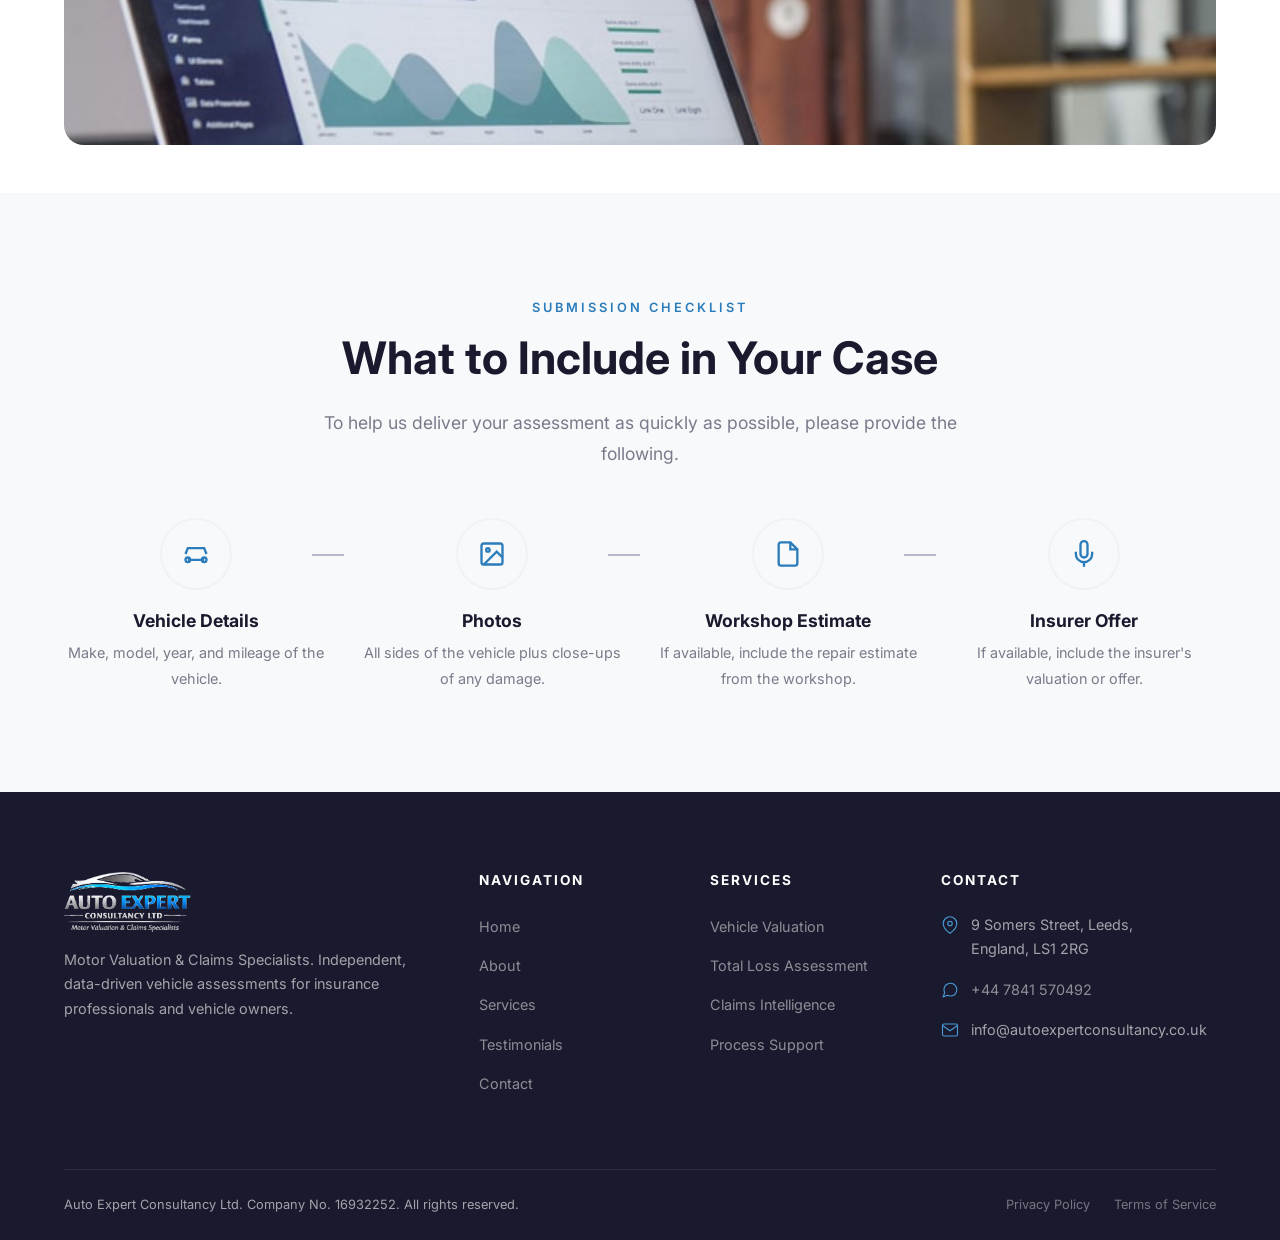
<file: contact.html>
<!DOCTYPE html>
<html lang="en">
<head>
  <meta charset="UTF-8">
  <meta name="viewport" content="width=device-width, initial-scale=1.0">
  <title>Contact Us | Auto Expert Consultancy Ltd</title>
  <meta name="description" content="Get in touch with Auto Expert Consultancy for independent vehicle valuations, claims intelligence, and motor assessment services.">
  <link rel="preconnect" href="https://fonts.googleapis.com">
  <link rel="preconnect" href="https://fonts.gstatic.com" crossorigin>
  <link href="https://fonts.googleapis.com/css2?family=Inter:wght@300;400;500;600;700;800&display=swap" rel="stylesheet">
  <link rel="stylesheet" href="css/style.css">
</head>
<body>

  <!-- Navigation -->
  <nav class="navbar navbar-inner" id="navbar">
    <div class="container">
      <a href="index.html" class="nav-logo">
        <img src="images/logo.png" alt="Auto Expert Consultancy Ltd" class="logo-img">
      </a>
      <div class="nav-links" id="navLinks">
        <a href="index.html">Home</a>
        <a href="about.html">About</a>
        <a href="services.html">Services</a>
        <a href="testimonials.html">Testimonials</a>
        <a href="contact.html" class="nav-cta active">Get in Touch</a>
      </div>
      <div class="nav-toggle" id="navToggle">
        <span></span>
        <span></span>
        <span></span>
      </div>
    </div>
  </nav>
  <div class="nav-overlay" id="navOverlay"></div>

  <!-- Page Header -->
  <section class="page-header">
    <div class="container">
      <div class="breadcrumb">
        <a href="index.html">Home</a>
        <span>/</span>
        <span>Contact</span>
      </div>
      <h1>Get in Touch</h1>
      <p>Submit a case or reach out with any questions. We're here to help.</p>
    </div>
  </section>

  <!-- Contact Section -->
  <section>
    <div class="container">
      <div class="contact-grid">
        <div class="fade-left">
          <span class="section-label">Contact Us</span>
          <h2 style="margin-bottom: 16px;">Let's Discuss Your Needs</h2>
          <p>Whether you're an insurance professional looking for a trusted assessment partner, or a vehicle owner seeking clarity on your claim, we're here to help.</p>

          <div class="contact-info-list">
            <div class="contact-info-item">
              <div class="contact-info-icon" style="background: #25D366; ">
                <svg viewBox="0 0 24 24" style="stroke: white;"><path d="M21 11.5a8.38 8.38 0 0 1-.9 3.8 8.5 8.5 0 0 1-7.6 4.7 8.38 8.38 0 0 1-3.8-.9L3 21l1.9-5.7a8.38 8.38 0 0 1-.9-3.8 8.5 8.5 0 0 1 4.7-7.6 8.38 8.38 0 0 1 3.8-.9h.5a8.48 8.48 0 0 1 8 8v.5z"/></svg>
              </div>
              <div>
                <h4>WhatsApp</h4>
                <p><a href="https://wa.me/447841570492" target="_blank" style="color: var(--grey-900); font-weight: 500;">+44 7841 570492</a></p>
              </div>
            </div>
            <div class="contact-info-item">
              <div class="contact-info-icon">
                <svg viewBox="0 0 24 24"><path d="M22 16.92v3a2 2 0 0 1-2.18 2 19.79 19.79 0 0 1-8.63-3.07 19.5 19.5 0 0 1-6-6 19.79 19.79 0 0 1-3.07-8.67A2 2 0 0 1 4.11 2h3a2 2 0 0 1 2 1.72c.127.96.361 1.903.7 2.81a2 2 0 0 1-.45 2.11L8.09 9.91a16 16 0 0 0 6 6l1.27-1.27a2 2 0 0 1 2.11-.45c.907.339 1.85.573 2.81.7A2 2 0 0 1 22 16.92z"/></svg>
              </div>
              <div>
                <h4>Phone</h4>
                <p><a href="tel:+447841570492" style="color: var(--grey-900); font-weight: 500;">+44 7841 570492</a></p>
              </div>
            </div>
            <div class="contact-info-item">
              <div class="contact-info-icon">
                <svg viewBox="0 0 24 24"><path d="M4 4h16c1.1 0 2 .9 2 2v12c0 1.1-.9 2-2 2H4c-1.1 0-2-.9-2-2V6c0-1.1.9-2 2-2z"/><polyline points="22,6 12,13 2,6"/></svg>
              </div>
              <div>
                <h4>Email</h4>
                <p>info@autoexpertconsultancy.co.uk</p>
              </div>
            </div>
            <div class="contact-info-item">
              <div class="contact-info-icon">
                <svg viewBox="0 0 24 24"><path d="M21 10c0 7-9 13-9 13s-9-6-9-13a9 9 0 0 1 18 0z"/><circle cx="12" cy="10" r="3"/></svg>
              </div>
              <div>
                <h4>Registered Address</h4>
                <p>9 Somers Street, Leeds,<br>England, LS1 2RG</p>
              </div>
            </div>
            <div class="contact-info-item">
              <div class="contact-info-icon">
                <svg viewBox="0 0 24 24"><path d="M12 2C6.48 2 2 6.48 2 12s4.48 10 10 10 10-4.48 10-10S17.52 2 12 2z"/><path d="M12 6v6l4 2"/></svg>
              </div>
              <div>
                <h4>Turnaround</h4>
                <p>24 - 72 Hours</p>
              </div>
            </div>
          </div>
        </div>

        <div class="contact-form fade-right">
          <h3>Submit a Case</h3>
          <form id="contactForm">
            <div class="form-row">
              <div class="form-group">
                <label for="name">Full Name</label>
                <input type="text" id="name" name="name" placeholder="Your name" required>
              </div>
              <div class="form-group">
                <label for="email">Email Address</label>
                <input type="email" id="email" name="email" placeholder="your@email.com" required>
              </div>
            </div>
            <div class="form-row">
              <div class="form-group">
                <label for="phone">Phone Number</label>
                <input type="tel" id="phone" name="phone" placeholder="+44 or +971">
              </div>
              <div class="form-group">
                <label for="clientType">Client Type</label>
                <select id="clientType" name="clientType">
                  <option value="" disabled selected>Select type</option>
                  <option value="broker">Insurance Broker</option>
                  <option value="claims">Claims Team</option>
                  <option value="fleet">Fleet Operator</option>
                  <option value="tpa">Third-Party Administrator</option>
                  <option value="owner">Vehicle Owner</option>
                  <option value="other">Other</option>
                </select>
              </div>
            </div>
            <div class="form-group">
              <label for="service">Service Required</label>
              <select id="service" name="service">
                <option value="" disabled selected>Select service</option>
                <option value="valuation">Market Valuation Report</option>
                <option value="damage">Damage & Repair Assessment</option>
                <option value="totalloss">Total Loss Benchmark Report</option>
                <option value="negotiation">Negotiation Support Pack</option>
                <option value="claims-intel">Claims Intelligence & Technical Review</option>
                <option value="process">Claims Process Support</option>
                <option value="other">Other / Not Sure</option>
              </select>
            </div>
            <div class="form-group">
              <label for="vehicle">Vehicle Details</label>
              <input type="text" id="vehicle" name="vehicle" placeholder="Make / Model / Year / Mileage">
            </div>
            <div class="form-group">
              <label for="message">Message</label>
              <textarea id="message" name="message" placeholder="Tell us about your case, include any relevant details..."></textarea>
            </div>
            <button type="submit" class="btn btn-primary" style="width: 100%; justify-content: center; background: #25D366;">
              Submit via WhatsApp
              <svg viewBox="0 0 24 24" fill="none" stroke="currentColor" stroke-width="1.5" style="width: 20px; height: 20px;"><path d="M21 11.5a8.38 8.38 0 0 1-.9 3.8 8.5 8.5 0 0 1-7.6 4.7 8.38 8.38 0 0 1-3.8-.9L3 21l1.9-5.7a8.38 8.38 0 0 1-.9-3.8 8.5 8.5 0 0 1 4.7-7.6 8.38 8.38 0 0 1 3.8-.9h.5a8.48 8.48 0 0 1 8 8v.5z"/></svg>
            </button>
          </form>
        </div>
      </div>
    </div>
  </section>

  <!-- Image Banner -->
  <section style="padding-top:0;padding-bottom:0;">
    <div class="container">
      <div class="section-image-banner fade-up">
        <img src="images/data-analysis.jpg" alt="Professional assessment workspace" loading="lazy">
      </div>
    </div>
  </section>

  <!-- What to Provide -->
  <section style="background: var(--grey-50);">
    <div class="container text-center">
      <span class="section-label fade-up">Submission Checklist</span>
      <h2 class="section-title fade-up">What to Include in Your Case</h2>
      <p class="section-subtitle fade-up">To help us deliver your assessment as quickly as possible, please provide the following.</p>
      <div class="process-steps">
        <div class="process-step fade-up">
          <div class="step-number">
            <svg viewBox="0 0 24 24" fill="none" stroke="currentColor" stroke-width="2" style="width: 28px; height: 28px;"><path d="M5 17h14M3 12l2-5h14l2 5M7 17a2 2 0 1 1-4 0 2 2 0 0 1 4 0zm14 0a2 2 0 1 1-4 0 2 2 0 0 1 4 0z"/></svg>
          </div>
          <h4>Vehicle Details</h4>
          <p>Make, model, year, and mileage of the vehicle.</p>
        </div>
        <div class="process-step fade-up">
          <div class="step-number">
            <svg viewBox="0 0 24 24" fill="none" stroke="var(--accent)" stroke-width="2" style="width: 28px; height: 28px;"><rect x="3" y="3" width="18" height="18" rx="2"/><circle cx="8.5" cy="8.5" r="1.5"/><path d="M21 15l-5-5L5 21"/></svg>
          </div>
          <h4>Photos</h4>
          <p>All sides of the vehicle plus close-ups of any damage.</p>
        </div>
        <div class="process-step fade-up">
          <div class="step-number">
            <svg viewBox="0 0 24 24" fill="none" stroke="var(--accent)" stroke-width="2" style="width: 28px; height: 28px;"><path d="M14 2H6a2 2 0 0 0-2 2v16a2 2 0 0 0 2 2h12a2 2 0 0 0 2-2V8z"/><polyline points="14 2 14 8 20 8"/></svg>
          </div>
          <h4>Workshop Estimate</h4>
          <p>If available, include the repair estimate from the workshop.</p>
        </div>
        <div class="process-step fade-up">
          <div class="step-number">
            <svg viewBox="0 0 24 24" fill="none" stroke="var(--accent)" stroke-width="2" style="width: 28px; height: 28px;"><path d="M12 1a3 3 0 0 0-3 3v8a3 3 0 0 0 6 0V4a3 3 0 0 0-3-3z"/><path d="M19 10v2a7 7 0 0 1-14 0v-2"/><line x1="12" y1="19" x2="12" y2="23"/></svg>
          </div>
          <h4>Insurer Offer</h4>
          <p>If available, include the insurer's valuation or offer.</p>
        </div>
      </div>
    </div>
  </section>

  <!-- Footer -->
  <footer class="footer">
    <div class="container">
      <div class="footer-grid">
        <div class="footer-brand">
          <a href="index.html" class="nav-logo" style="color: white;">
            <img src="images/logo.png" alt="Auto Expert Consultancy Ltd" class="logo-img">
          </a>
          <p>Motor Valuation & Claims Specialists. Independent, data-driven vehicle assessments for insurance professionals and vehicle owners.</p>
        </div>
        <div>
          <h4>Navigation</h4>
          <ul class="footer-links">
            <li><a href="index.html">Home</a></li>
            <li><a href="about.html">About</a></li>
            <li><a href="services.html">Services</a></li>
            <li><a href="testimonials.html">Testimonials</a></li>
            <li><a href="contact.html">Contact</a></li>
          </ul>
        </div>
        <div>
          <h4>Services</h4>
          <ul class="footer-links">
            <li><a href="services.html">Vehicle Valuation</a></li>
            <li><a href="services.html">Total Loss Assessment</a></li>
            <li><a href="services.html">Claims Intelligence</a></li>
            <li><a href="services.html">Process Support</a></li>
          </ul>
        </div>
        <div>
          <h4>Contact</h4>
          <div class="footer-contact-item">
            <svg viewBox="0 0 24 24"><path d="M21 10c0 7-9 13-9 13s-9-6-9-13a9 9 0 0 1 18 0z"/><circle cx="12" cy="10" r="3"/></svg>
            <span>9 Somers Street, Leeds,<br>England, LS1 2RG</span>
          </div>
          <div class="footer-contact-item">
            <svg viewBox="0 0 24 24"><path d="M21 11.5a8.38 8.38 0 0 1-.9 3.8 8.5 8.5 0 0 1-7.6 4.7 8.38 8.38 0 0 1-3.8-.9L3 21l1.9-5.7a8.38 8.38 0 0 1-.9-3.8 8.5 8.5 0 0 1 4.7-7.6 8.38 8.38 0 0 1 3.8-.9h.5a8.48 8.48 0 0 1 8 8v.5z"/></svg>
            <a href="https://wa.me/447841570492" target="_blank" style="color: rgba(255,255,255,0.5);">+44 7841 570492</a>
          </div>
          <div class="footer-contact-item">
            <svg viewBox="0 0 24 24"><path d="M4 4h16c1.1 0 2 .9 2 2v12c0 1.1-.9 2-2 2H4c-1.1 0-2-.9-2-2V6c0-1.1.9-2 2-2z"/><polyline points="22,6 12,13 2,6"/></svg>
            <span>info@autoexpertconsultancy.co.uk</span>
          </div>
        </div>
      </div>
      <div class="footer-bottom">
        <span>Auto Expert Consultancy Ltd. Company No. 16932252. All rights reserved.</span>
        <div class="footer-legal">
          <a href="privacy.html">Privacy Policy</a>
          <a href="terms.html">Terms of Service</a>
        </div>
      </div>
    </div>
  </footer>

  <script src="js/main.js"></script>
</body>
</html>
</file>
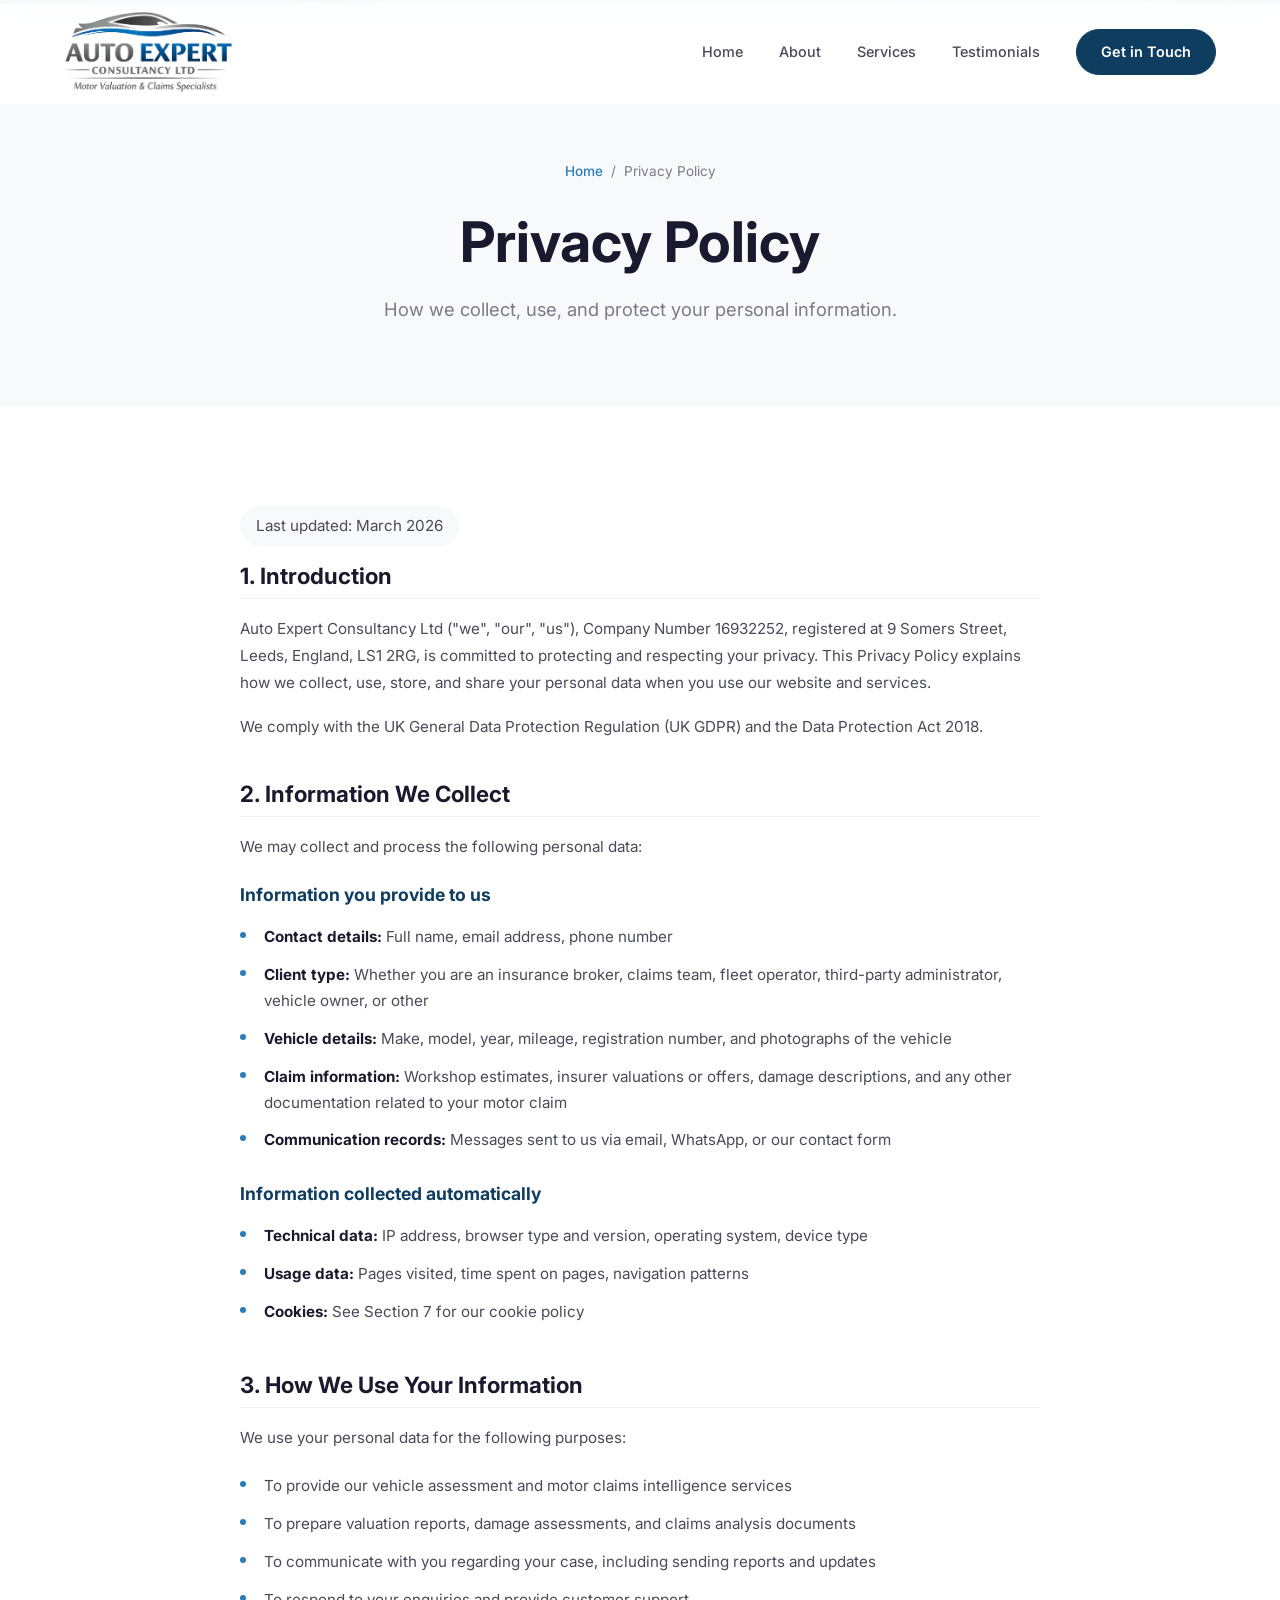
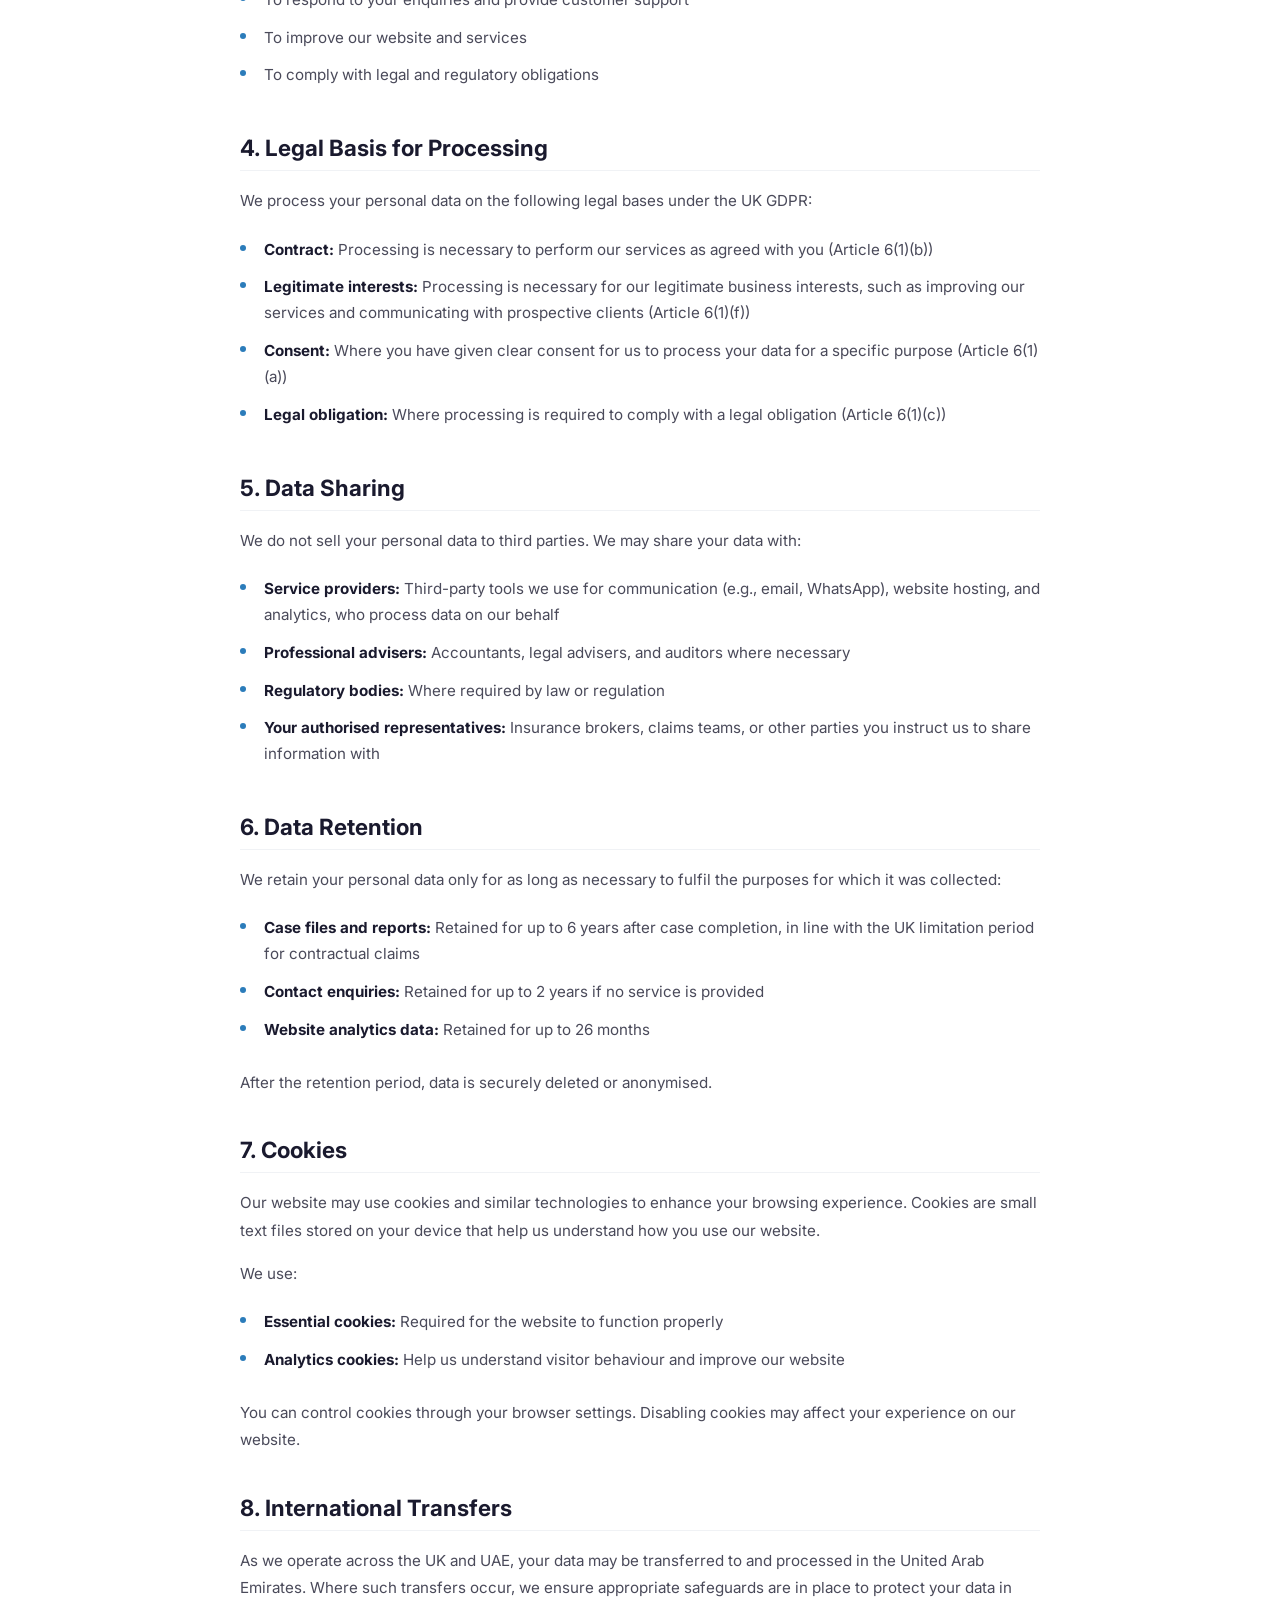
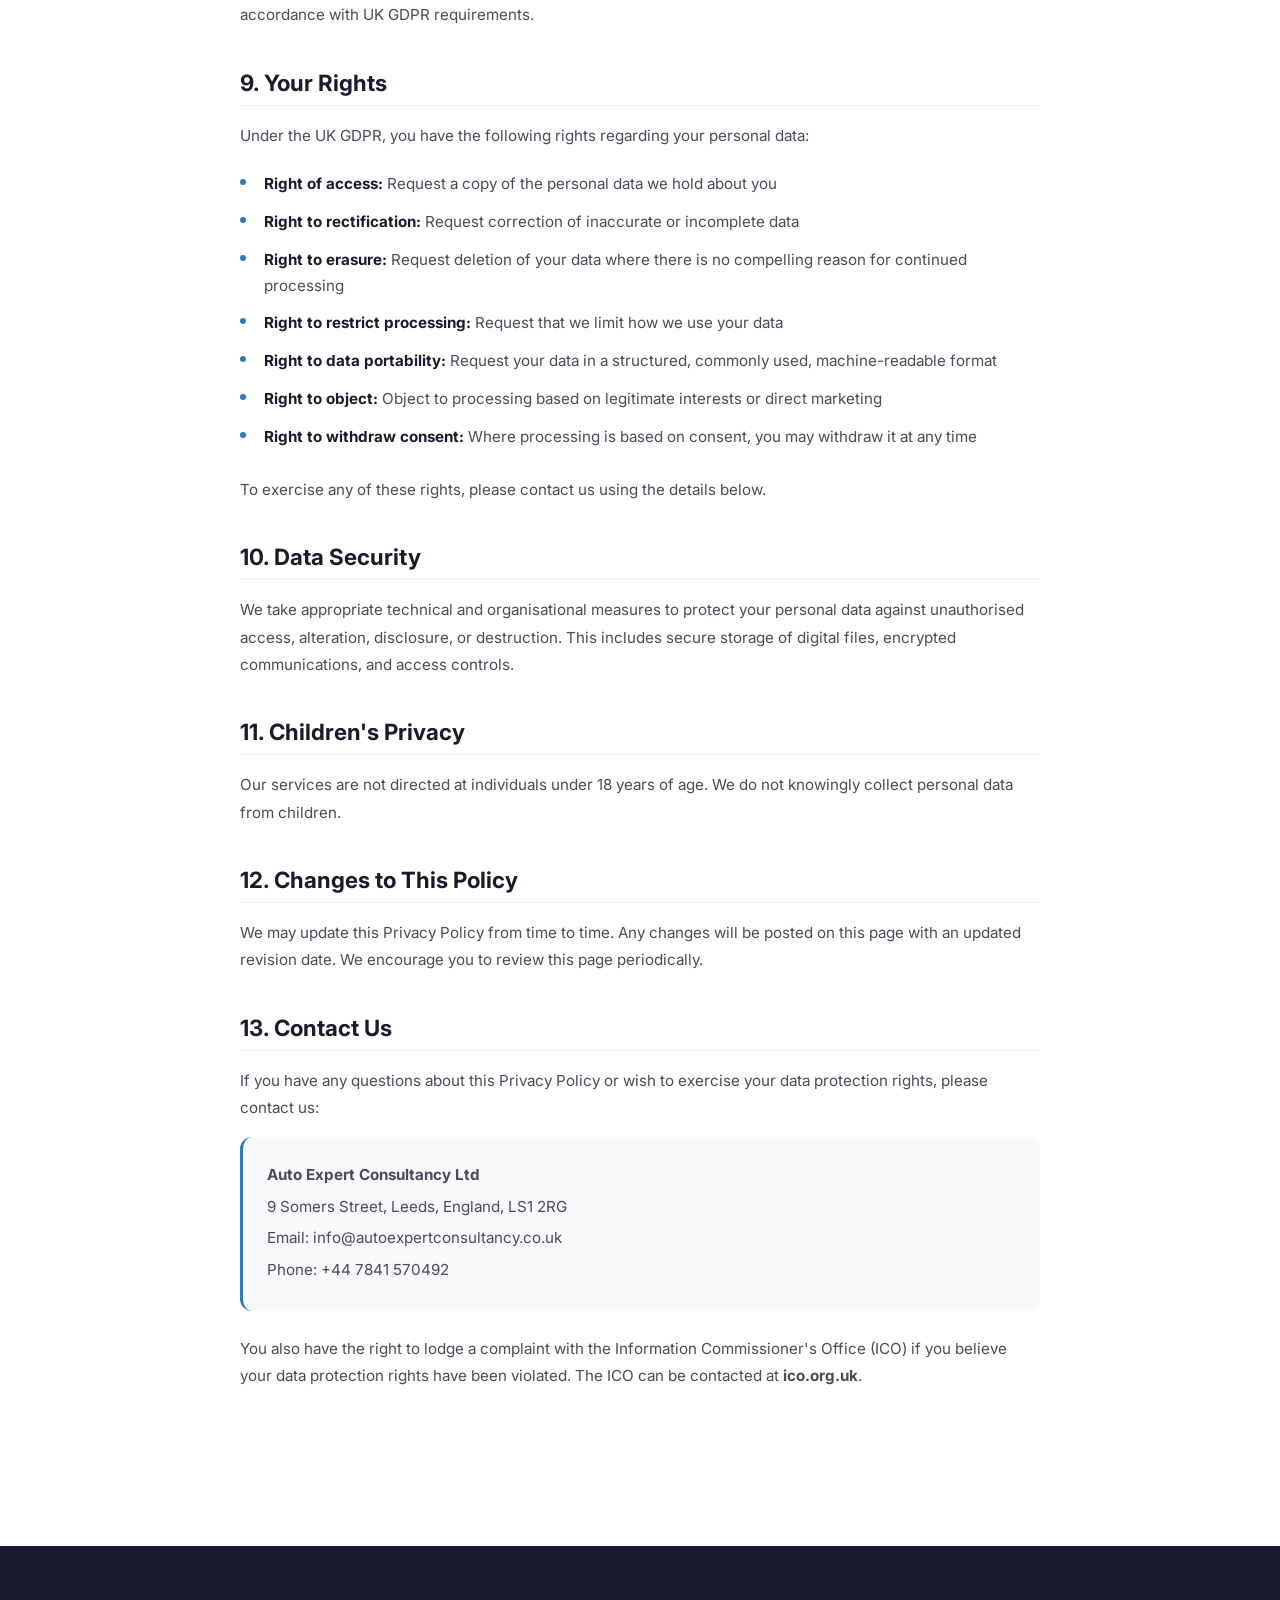
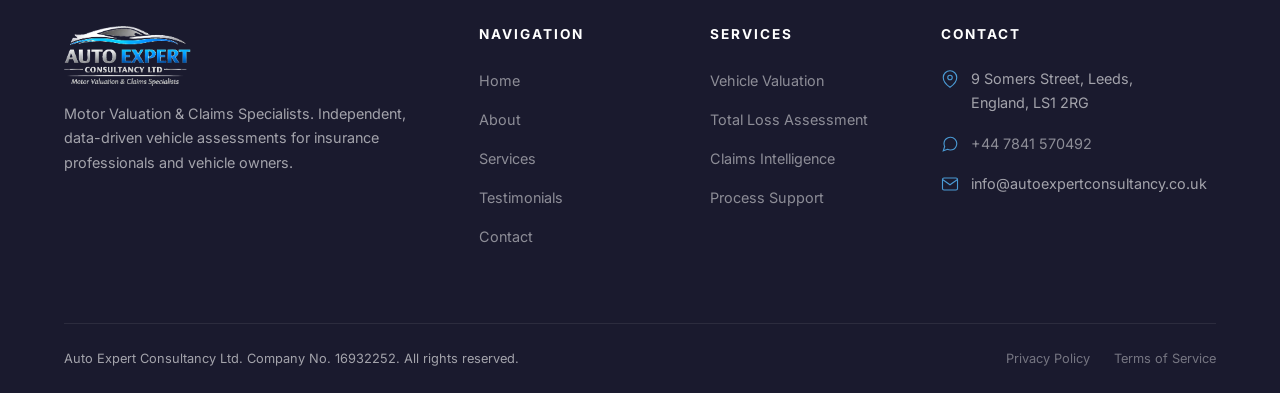
<file: privacy.html>
<!DOCTYPE html>
<html lang="en">
<head>
  <meta charset="UTF-8">
  <meta name="viewport" content="width=device-width, initial-scale=1.0">
  <title>Privacy Policy | Auto Expert Consultancy Ltd</title>
  <meta name="description" content="Privacy Policy for Auto Expert Consultancy Ltd - how we collect, use, and protect your personal data.">
  <link rel="preconnect" href="https://fonts.googleapis.com">
  <link rel="preconnect" href="https://fonts.gstatic.com" crossorigin>
  <link href="https://fonts.googleapis.com/css2?family=Inter:wght@300;400;500;600;700;800&display=swap" rel="stylesheet">
  <link rel="stylesheet" href="css/style.css">
</head>
<body>

  <!-- Navigation -->
  <nav class="navbar navbar-inner" id="navbar">
    <div class="container">
      <a href="index.html" class="nav-logo">
        <img src="images/logo.png" alt="Auto Expert Consultancy Ltd" class="logo-img">
      </a>
      <div class="nav-links" id="navLinks">
        <a href="index.html">Home</a>
        <a href="about.html">About</a>
        <a href="services.html">Services</a>
        <a href="testimonials.html">Testimonials</a>
        <a href="contact.html" class="nav-cta">Get in Touch</a>
      </div>
      <div class="nav-toggle" id="navToggle">
        <span></span>
        <span></span>
        <span></span>
      </div>
    </div>
  </nav>
  <div class="nav-overlay" id="navOverlay"></div>

  <!-- Page Header -->
  <section class="page-header">
    <div class="container">
      <div class="breadcrumb">
        <a href="index.html">Home</a>
        <span>/</span>
        <span>Privacy Policy</span>
      </div>
      <h1>Privacy Policy</h1>
      <p>How we collect, use, and protect your personal information.</p>
    </div>
  </section>

  <!-- Privacy Policy Content -->
  <section>
    <div class="container">
      <div class="legal-content fade-up">
        <p class="legal-updated">Last updated: March 2026</p>

        <h2>1. Introduction</h2>
        <p>Auto Expert Consultancy Ltd ("we", "our", "us"), Company Number 16932252, registered at 9 Somers Street, Leeds, England, LS1 2RG, is committed to protecting and respecting your privacy. This Privacy Policy explains how we collect, use, store, and share your personal data when you use our website and services.</p>
        <p>We comply with the UK General Data Protection Regulation (UK GDPR) and the Data Protection Act 2018.</p>

        <h2>2. Information We Collect</h2>
        <p>We may collect and process the following personal data:</p>
        <h3>Information you provide to us</h3>
        <ul>
          <li><strong>Contact details:</strong> Full name, email address, phone number</li>
          <li><strong>Client type:</strong> Whether you are an insurance broker, claims team, fleet operator, third-party administrator, vehicle owner, or other</li>
          <li><strong>Vehicle details:</strong> Make, model, year, mileage, registration number, and photographs of the vehicle</li>
          <li><strong>Claim information:</strong> Workshop estimates, insurer valuations or offers, damage descriptions, and any other documentation related to your motor claim</li>
          <li><strong>Communication records:</strong> Messages sent to us via email, WhatsApp, or our contact form</li>
        </ul>
        <h3>Information collected automatically</h3>
        <ul>
          <li><strong>Technical data:</strong> IP address, browser type and version, operating system, device type</li>
          <li><strong>Usage data:</strong> Pages visited, time spent on pages, navigation patterns</li>
          <li><strong>Cookies:</strong> See Section 7 for our cookie policy</li>
        </ul>

        <h2>3. How We Use Your Information</h2>
        <p>We use your personal data for the following purposes:</p>
        <ul>
          <li>To provide our vehicle assessment and motor claims intelligence services</li>
          <li>To prepare valuation reports, damage assessments, and claims analysis documents</li>
          <li>To communicate with you regarding your case, including sending reports and updates</li>
          <li>To respond to your enquiries and provide customer support</li>
          <li>To improve our website and services</li>
          <li>To comply with legal and regulatory obligations</li>
        </ul>

        <h2>4. Legal Basis for Processing</h2>
        <p>We process your personal data on the following legal bases under the UK GDPR:</p>
        <ul>
          <li><strong>Contract:</strong> Processing is necessary to perform our services as agreed with you (Article 6(1)(b))</li>
          <li><strong>Legitimate interests:</strong> Processing is necessary for our legitimate business interests, such as improving our services and communicating with prospective clients (Article 6(1)(f))</li>
          <li><strong>Consent:</strong> Where you have given clear consent for us to process your data for a specific purpose (Article 6(1)(a))</li>
          <li><strong>Legal obligation:</strong> Where processing is required to comply with a legal obligation (Article 6(1)(c))</li>
        </ul>

        <h2>5. Data Sharing</h2>
        <p>We do not sell your personal data to third parties. We may share your data with:</p>
        <ul>
          <li><strong>Service providers:</strong> Third-party tools we use for communication (e.g., email, WhatsApp), website hosting, and analytics, who process data on our behalf</li>
          <li><strong>Professional advisers:</strong> Accountants, legal advisers, and auditors where necessary</li>
          <li><strong>Regulatory bodies:</strong> Where required by law or regulation</li>
          <li><strong>Your authorised representatives:</strong> Insurance brokers, claims teams, or other parties you instruct us to share information with</li>
        </ul>

        <h2>6. Data Retention</h2>
        <p>We retain your personal data only for as long as necessary to fulfil the purposes for which it was collected:</p>
        <ul>
          <li><strong>Case files and reports:</strong> Retained for up to 6 years after case completion, in line with the UK limitation period for contractual claims</li>
          <li><strong>Contact enquiries:</strong> Retained for up to 2 years if no service is provided</li>
          <li><strong>Website analytics data:</strong> Retained for up to 26 months</li>
        </ul>
        <p>After the retention period, data is securely deleted or anonymised.</p>

        <h2>7. Cookies</h2>
        <p>Our website may use cookies and similar technologies to enhance your browsing experience. Cookies are small text files stored on your device that help us understand how you use our website.</p>
        <p>We use:</p>
        <ul>
          <li><strong>Essential cookies:</strong> Required for the website to function properly</li>
          <li><strong>Analytics cookies:</strong> Help us understand visitor behaviour and improve our website</li>
        </ul>
        <p>You can control cookies through your browser settings. Disabling cookies may affect your experience on our website.</p>

        <h2>8. International Transfers</h2>
        <p>As we operate across the UK and UAE, your data may be transferred to and processed in the United Arab Emirates. Where such transfers occur, we ensure appropriate safeguards are in place to protect your data in accordance with UK GDPR requirements.</p>

        <h2>9. Your Rights</h2>
        <p>Under the UK GDPR, you have the following rights regarding your personal data:</p>
        <ul>
          <li><strong>Right of access:</strong> Request a copy of the personal data we hold about you</li>
          <li><strong>Right to rectification:</strong> Request correction of inaccurate or incomplete data</li>
          <li><strong>Right to erasure:</strong> Request deletion of your data where there is no compelling reason for continued processing</li>
          <li><strong>Right to restrict processing:</strong> Request that we limit how we use your data</li>
          <li><strong>Right to data portability:</strong> Request your data in a structured, commonly used, machine-readable format</li>
          <li><strong>Right to object:</strong> Object to processing based on legitimate interests or direct marketing</li>
          <li><strong>Right to withdraw consent:</strong> Where processing is based on consent, you may withdraw it at any time</li>
        </ul>
        <p>To exercise any of these rights, please contact us using the details below.</p>

        <h2>10. Data Security</h2>
        <p>We take appropriate technical and organisational measures to protect your personal data against unauthorised access, alteration, disclosure, or destruction. This includes secure storage of digital files, encrypted communications, and access controls.</p>

        <h2>11. Children's Privacy</h2>
        <p>Our services are not directed at individuals under 18 years of age. We do not knowingly collect personal data from children.</p>

        <h2>12. Changes to This Policy</h2>
        <p>We may update this Privacy Policy from time to time. Any changes will be posted on this page with an updated revision date. We encourage you to review this page periodically.</p>

        <h2>13. Contact Us</h2>
        <p>If you have any questions about this Privacy Policy or wish to exercise your data protection rights, please contact us:</p>
        <div class="legal-contact">
          <p><strong>Auto Expert Consultancy Ltd</strong></p>
          <p>9 Somers Street, Leeds, England, LS1 2RG</p>
          <p>Email: info@autoexpertconsultancy.co.uk</p>
          <p>Phone: +44 7841 570492</p>
        </div>
        <p>You also have the right to lodge a complaint with the Information Commissioner's Office (ICO) if you believe your data protection rights have been violated. The ICO can be contacted at <strong>ico.org.uk</strong>.</p>
      </div>
    </div>
  </section>

  <!-- Footer -->
  <footer class="footer">
    <div class="container">
      <div class="footer-grid">
        <div class="footer-brand">
          <a href="index.html" class="nav-logo" style="color: white;">
            <img src="images/logo.png" alt="Auto Expert Consultancy Ltd" class="logo-img">
          </a>
          <p>Motor Valuation & Claims Specialists. Independent, data-driven vehicle assessments for insurance professionals and vehicle owners.</p>
        </div>
        <div>
          <h4>Navigation</h4>
          <ul class="footer-links">
            <li><a href="index.html">Home</a></li>
            <li><a href="about.html">About</a></li>
            <li><a href="services.html">Services</a></li>
            <li><a href="testimonials.html">Testimonials</a></li>
            <li><a href="contact.html">Contact</a></li>
          </ul>
        </div>
        <div>
          <h4>Services</h4>
          <ul class="footer-links">
            <li><a href="services.html">Vehicle Valuation</a></li>
            <li><a href="services.html">Total Loss Assessment</a></li>
            <li><a href="services.html">Claims Intelligence</a></li>
            <li><a href="services.html">Process Support</a></li>
          </ul>
        </div>
        <div>
          <h4>Contact</h4>
          <div class="footer-contact-item">
            <svg viewBox="0 0 24 24"><path d="M21 10c0 7-9 13-9 13s-9-6-9-13a9 9 0 0 1 18 0z"/><circle cx="12" cy="10" r="3"/></svg>
            <span>9 Somers Street, Leeds,<br>England, LS1 2RG</span>
          </div>
          <div class="footer-contact-item">
            <svg viewBox="0 0 24 24"><path d="M21 11.5a8.38 8.38 0 0 1-.9 3.8 8.5 8.5 0 0 1-7.6 4.7 8.38 8.38 0 0 1-3.8-.9L3 21l1.9-5.7a8.38 8.38 0 0 1-.9-3.8 8.5 8.5 0 0 1 4.7-7.6 8.38 8.38 0 0 1 3.8-.9h.5a8.48 8.48 0 0 1 8 8v.5z"/></svg>
            <a href="https://wa.me/447841570492" target="_blank" style="color: rgba(255,255,255,0.5);">+44 7841 570492</a>
          </div>
          <div class="footer-contact-item">
            <svg viewBox="0 0 24 24"><path d="M4 4h16c1.1 0 2 .9 2 2v12c0 1.1-.9 2-2 2H4c-1.1 0-2-.9-2-2V6c0-1.1.9-2 2-2z"/><polyline points="22,6 12,13 2,6"/></svg>
            <span>info@autoexpertconsultancy.co.uk</span>
          </div>
        </div>
      </div>
      <div class="footer-bottom">
        <span>Auto Expert Consultancy Ltd. Company No. 16932252. All rights reserved.</span>
        <div class="footer-legal">
          <a href="privacy.html">Privacy Policy</a>
          <a href="terms.html">Terms of Service</a>
        </div>
      </div>
    </div>
  </footer>

  <script src="js/main.js"></script>
</body>
</html>
</file>
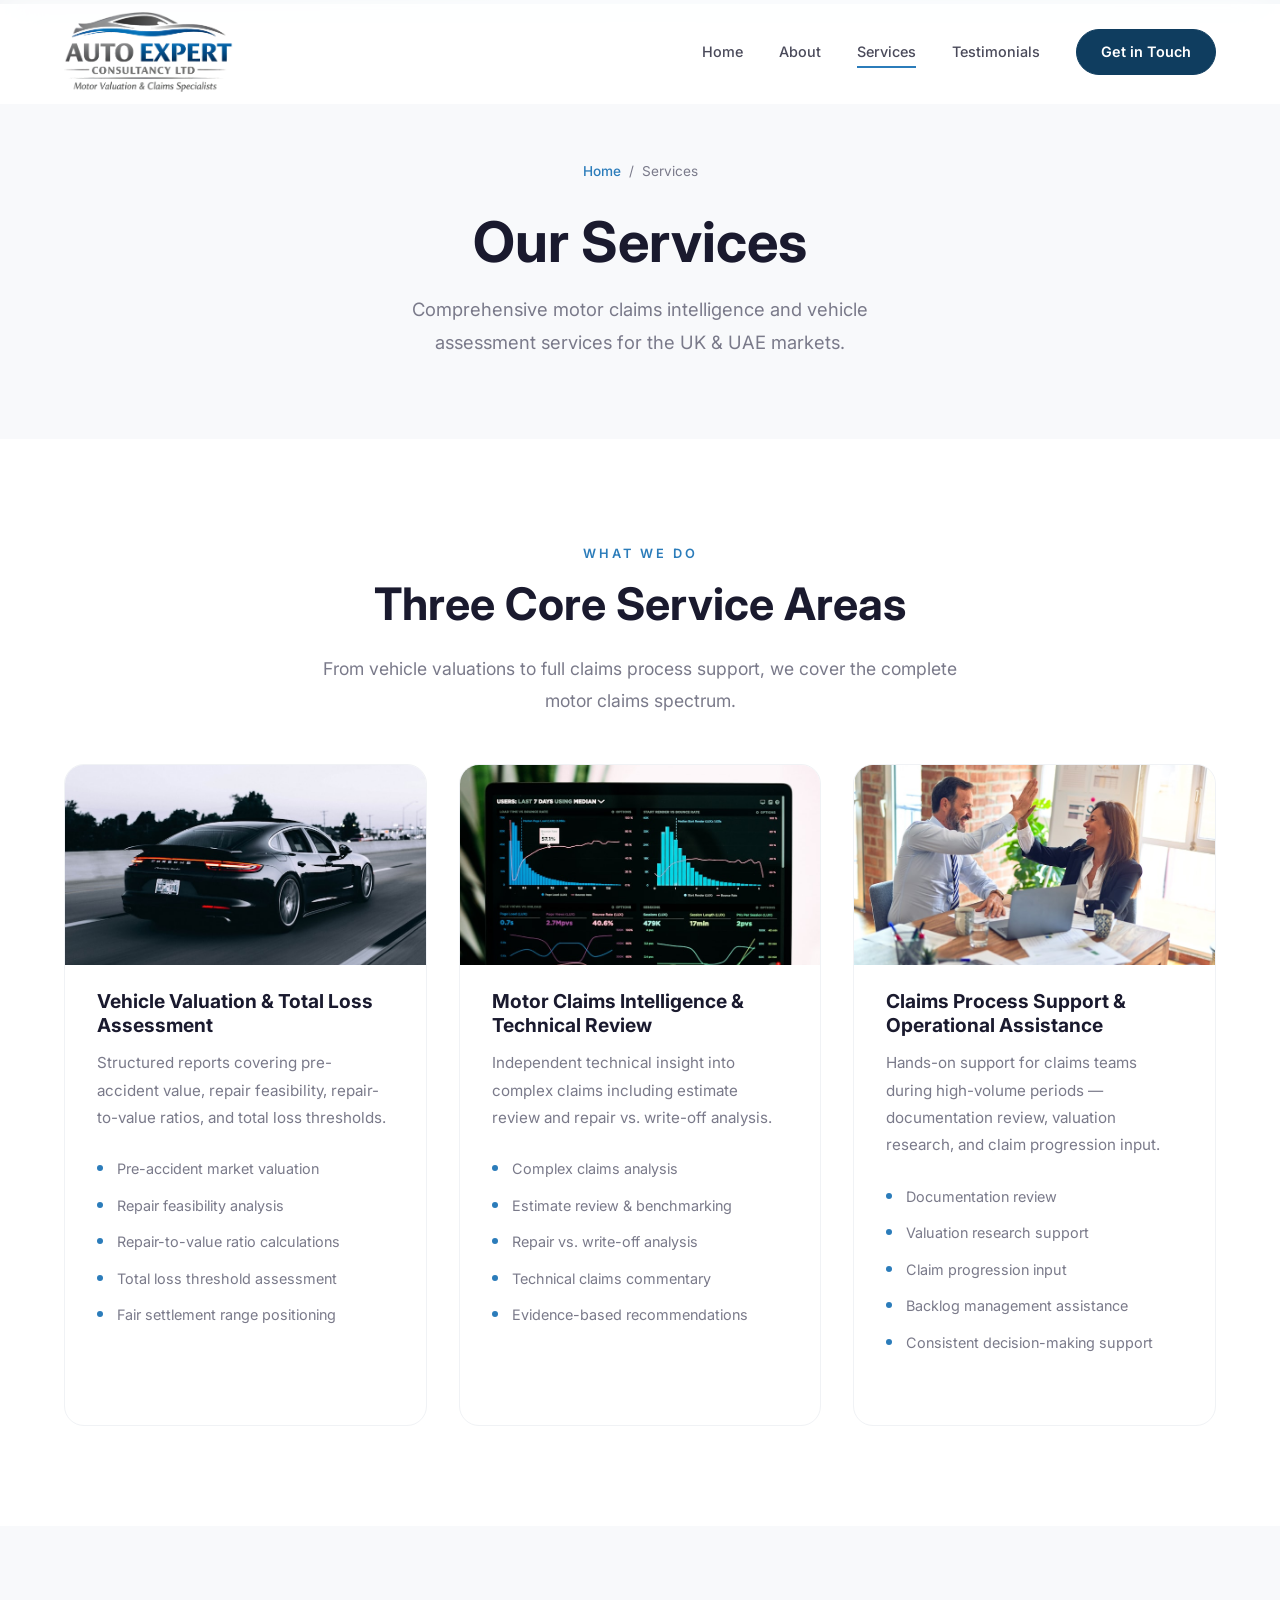
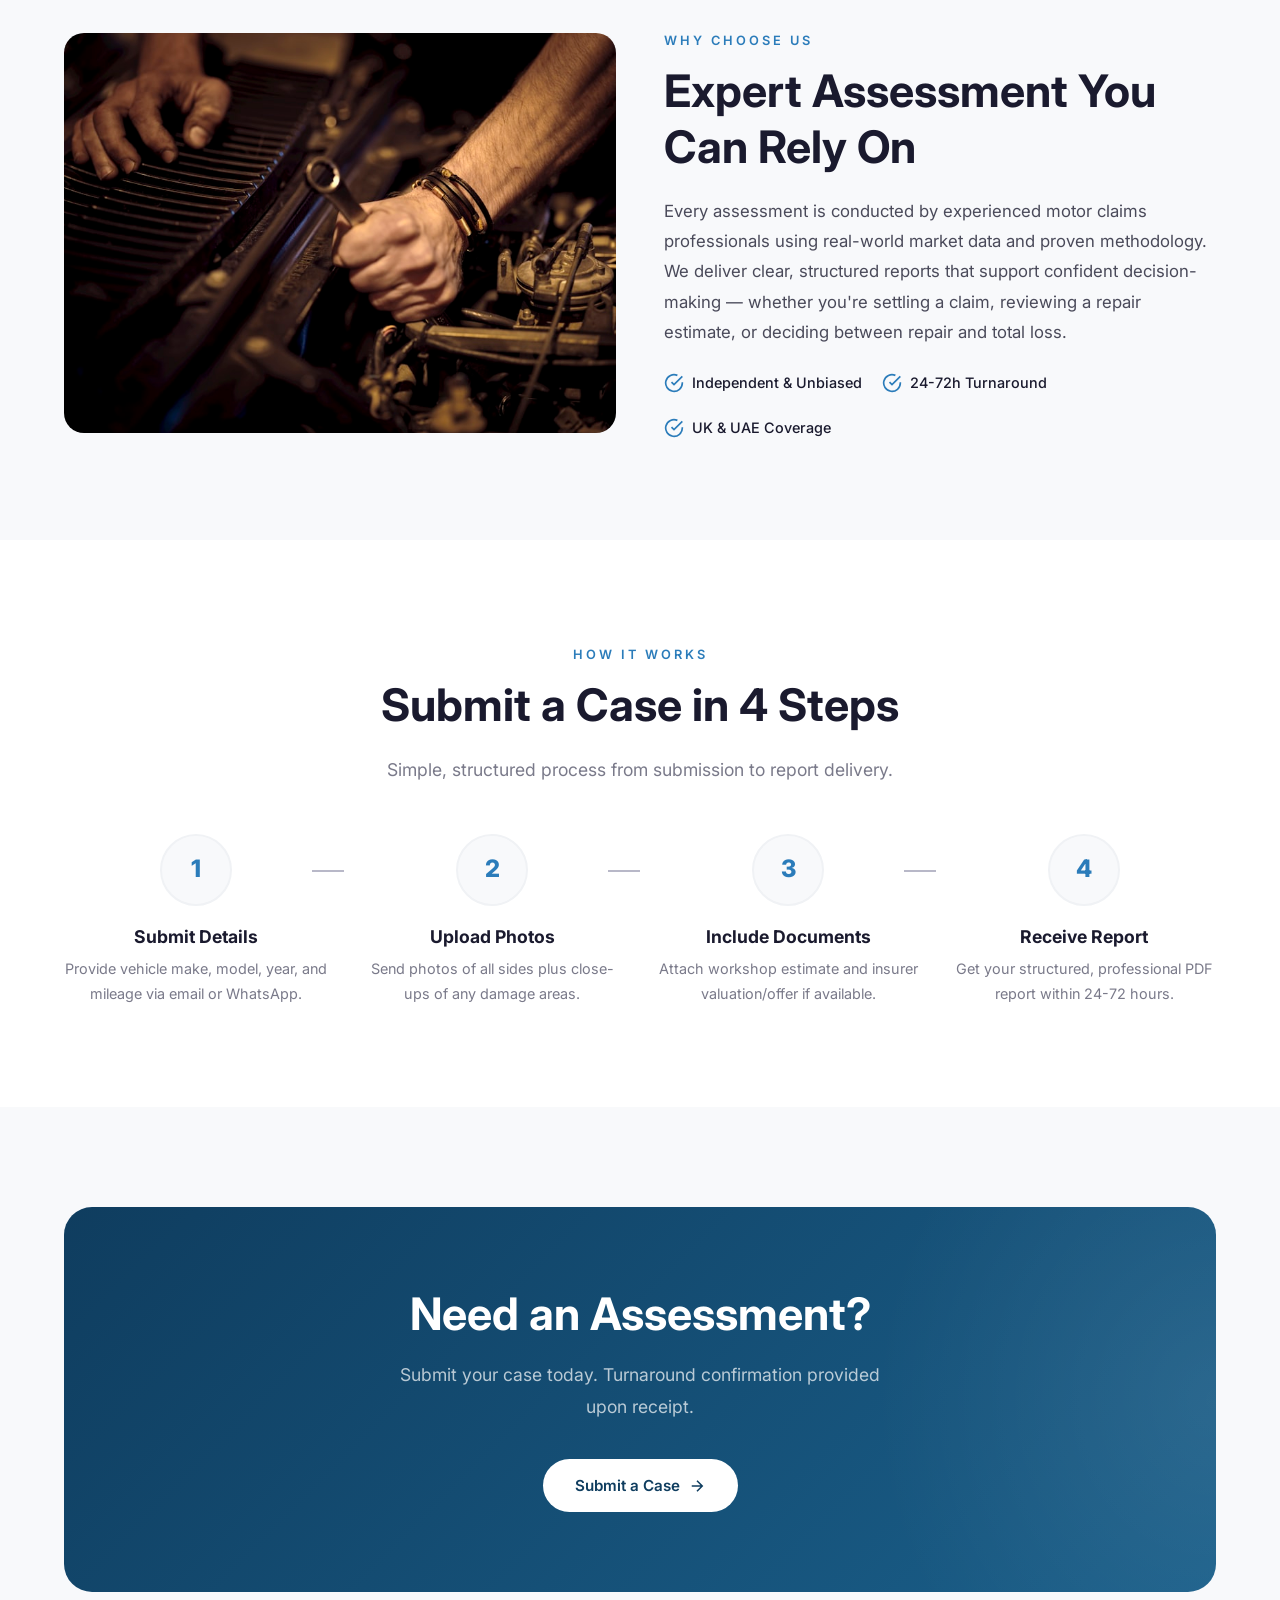
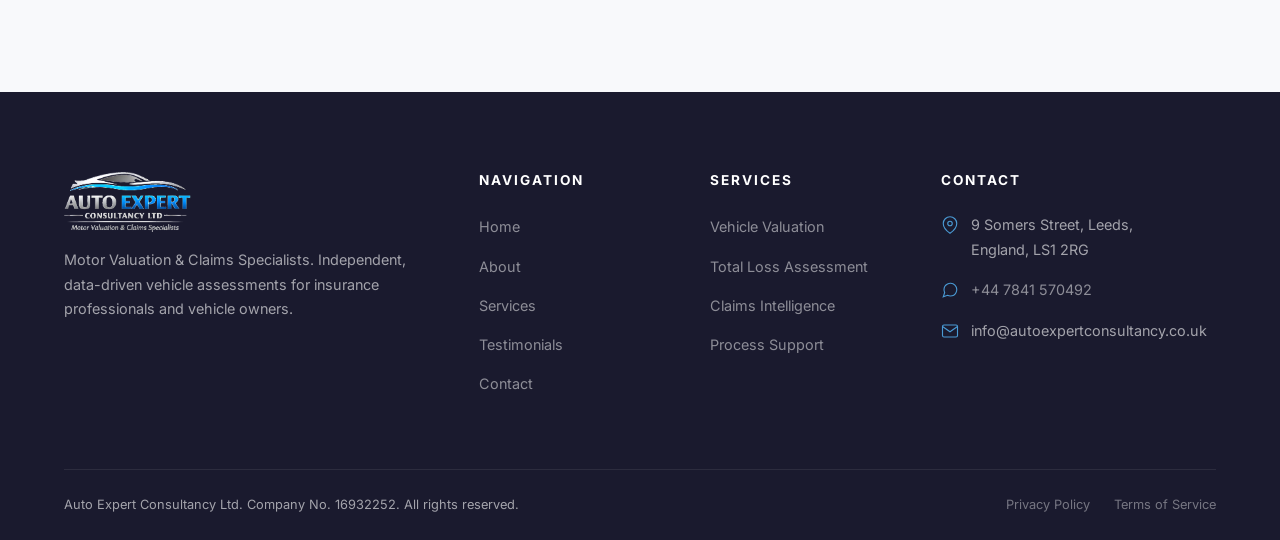
<file: services.html>
<!DOCTYPE html>
<html lang="en">
<head>
  <meta charset="UTF-8">
  <meta name="viewport" content="width=device-width, initial-scale=1.0">
  <title>Services | Auto Expert Consultancy Ltd</title>
  <meta name="description" content="Vehicle valuation, total loss assessment, motor claims intelligence, and claims process support services by Auto Expert Consultancy.">
  <link rel="preconnect" href="https://fonts.googleapis.com">
  <link rel="preconnect" href="https://fonts.gstatic.com" crossorigin>
  <link href="https://fonts.googleapis.com/css2?family=Inter:wght@300;400;500;600;700;800&display=swap" rel="stylesheet">
  <link rel="stylesheet" href="css/style.css">
</head>
<body>

  <!-- Navigation -->
  <nav class="navbar navbar-inner" id="navbar">
    <div class="container">
      <a href="index.html" class="nav-logo">
        <img src="images/logo.png" alt="Auto Expert Consultancy Ltd" class="logo-img">
      </a>
      <div class="nav-links" id="navLinks">
        <a href="index.html">Home</a>
        <a href="about.html">About</a>
        <a href="services.html" class="active">Services</a>
        <a href="testimonials.html">Testimonials</a>
        <a href="contact.html" class="nav-cta">Get in Touch</a>
      </div>
      <div class="nav-toggle" id="navToggle">
        <span></span>
        <span></span>
        <span></span>
      </div>
    </div>
  </nav>
  <div class="nav-overlay" id="navOverlay"></div>

  <!-- Page Header -->
  <section class="page-header">
    <div class="container">
      <div class="breadcrumb">
        <a href="index.html">Home</a>
        <span>/</span>
        <span>Services</span>
      </div>
      <h1>Our Services</h1>
      <p>Comprehensive motor claims intelligence and vehicle assessment services for the UK & UAE markets.</p>
    </div>
  </section>

  <!-- Core Services -->
  <section>
    <div class="container text-center">
      <span class="section-label fade-up">What We Do</span>
      <h2 class="section-title fade-up">Three Core Service Areas</h2>
      <p class="section-subtitle fade-up">From vehicle valuations to full claims process support, we cover the complete motor claims spectrum.</p>
    </div>
    <div class="container">
      <div class="services-grid">
        <div class="service-card tilt-card fade-up">
          <div class="service-card-img">
            <img src="images/car-dashboard.jpg" alt="Vehicle valuation" loading="lazy">
          </div>
          <h3>Vehicle Valuation & Total Loss Assessment</h3>
          <p>Structured reports covering pre-accident value, repair feasibility, repair-to-value ratios, and total loss thresholds.</p>
          <ul>
            <li>Pre-accident market valuation</li>
            <li>Repair feasibility analysis</li>
            <li>Repair-to-value ratio calculations</li>
            <li>Total loss threshold assessment</li>
            <li>Fair settlement range positioning</li>
          </ul>
        </div>
        <div class="service-card tilt-card fade-up">
          <div class="service-card-img">
            <img src="images/tablet-analytics.jpg" alt="Claims intelligence data analysis" loading="lazy">
          </div>
          <h3>Motor Claims Intelligence & Technical Review</h3>
          <p>Independent technical insight into complex claims including estimate review and repair vs. write-off analysis.</p>
          <ul>
            <li>Complex claims analysis</li>
            <li>Estimate review & benchmarking</li>
            <li>Repair vs. write-off analysis</li>
            <li>Technical claims commentary</li>
            <li>Evidence-based recommendations</li>
          </ul>
        </div>
        <div class="service-card tilt-card fade-up">
          <div class="service-card-img">
            <img src="images/claims-review.jpg" alt="Claims process team collaboration" loading="lazy">
          </div>
          <h3>Claims Process Support & Operational Assistance</h3>
          <p>Hands-on support for claims teams during high-volume periods &mdash; documentation review, valuation research, and claim progression input.</p>
          <ul>
            <li>Documentation review</li>
            <li>Valuation research support</li>
            <li>Claim progression input</li>
            <li>Backlog management assistance</li>
            <li>Consistent decision-making support</li>
          </ul>
        </div>
      </div>
    </div>
  </section>

  <!-- Service Detail Banner -->
  <section style="background: var(--grey-50);">
    <div class="container">
      <div class="split-image-text fade-up">
        <div class="split-image">
          <img src="images/car-mechanic.jpg" alt="Professional vehicle inspection" loading="lazy">
        </div>
        <div>
          <span class="section-label">Why Choose Us</span>
          <h2 class="section-title">Expert Assessment You Can Rely On</h2>
          <p>Every assessment is conducted by experienced motor claims professionals using real-world market data and proven methodology. We deliver clear, structured reports that support confident decision-making &mdash; whether you're settling a claim, reviewing a repair estimate, or deciding between repair and total loss.</p>
          <div style="margin-top:24px;display:flex;gap:20px;flex-wrap:wrap;">
            <div style="display:flex;align-items:center;gap:8px;">
              <svg viewBox="0 0 24 24" fill="none" stroke="var(--accent)" stroke-width="2" style="width:20px;height:20px;flex-shrink:0;"><path d="M22 11.08V12a10 10 0 1 1-5.93-9.14"/><polyline points="22 4 12 14.01 9 11.01"/></svg>
              <span style="font-size:0.9rem;font-weight:500;color:var(--grey-900);">Independent & Unbiased</span>
            </div>
            <div style="display:flex;align-items:center;gap:8px;">
              <svg viewBox="0 0 24 24" fill="none" stroke="var(--accent)" stroke-width="2" style="width:20px;height:20px;flex-shrink:0;"><path d="M22 11.08V12a10 10 0 1 1-5.93-9.14"/><polyline points="22 4 12 14.01 9 11.01"/></svg>
              <span style="font-size:0.9rem;font-weight:500;color:var(--grey-900);">24-72h Turnaround</span>
            </div>
            <div style="display:flex;align-items:center;gap:8px;">
              <svg viewBox="0 0 24 24" fill="none" stroke="var(--accent)" stroke-width="2" style="width:20px;height:20px;flex-shrink:0;"><path d="M22 11.08V12a10 10 0 1 1-5.93-9.14"/><polyline points="22 4 12 14.01 9 11.01"/></svg>
              <span style="font-size:0.9rem;font-weight:500;color:var(--grey-900);">UK & UAE Coverage</span>
            </div>
          </div>
        </div>
      </div>
    </div>
  </section>

  <!-- How to Submit -->
  <section>
    <div class="container text-center">
      <span class="section-label fade-up">How It Works</span>
      <h2 class="section-title fade-up">Submit a Case in 4 Steps</h2>
      <p class="section-subtitle fade-up">Simple, structured process from submission to report delivery.</p>
      <div class="process-steps">
        <div class="process-step fade-up">
          <div class="step-number">1</div>
          <h4>Submit Details</h4>
          <p>Provide vehicle make, model, year, and mileage via email or WhatsApp.</p>
        </div>
        <div class="process-step fade-up">
          <div class="step-number">2</div>
          <h4>Upload Photos</h4>
          <p>Send photos of all sides plus close-ups of any damage areas.</p>
        </div>
        <div class="process-step fade-up">
          <div class="step-number">3</div>
          <h4>Include Documents</h4>
          <p>Attach workshop estimate and insurer valuation/offer if available.</p>
        </div>
        <div class="process-step fade-up">
          <div class="step-number">4</div>
          <h4>Receive Report</h4>
          <p>Get your structured, professional PDF report within 24-72 hours.</p>
        </div>
      </div>
    </div>
  </section>

  <!-- CTA Section -->
  <section class="cta-section">
    <div class="container">
      <div class="cta-box">
        <h2 class="fade-up">Need an Assessment?</h2>
        <p class="fade-up">Submit your case today. Turnaround confirmation provided upon receipt.</p>
        <div class="cta-buttons fade-up">
          <a href="contact.html" class="btn btn-white btn-magnetic">Submit a Case
            <svg viewBox="0 0 24 24" fill="none" stroke="currentColor" stroke-width="2"><path d="M5 12h14M12 5l7 7-7 7"/></svg>
          </a>
        </div>
      </div>
    </div>
  </section>

  <!-- Footer -->
  <footer class="footer">
    <div class="container">
      <div class="footer-grid">
        <div class="footer-brand">
          <a href="index.html" class="nav-logo" style="color: white;">
            <img src="images/logo.png" alt="Auto Expert Consultancy Ltd" class="logo-img">
          </a>
          <p>Motor Valuation & Claims Specialists. Independent, data-driven vehicle assessments for insurance professionals and vehicle owners.</p>
        </div>
        <div>
          <h4>Navigation</h4>
          <ul class="footer-links">
            <li><a href="index.html">Home</a></li>
            <li><a href="about.html">About</a></li>
            <li><a href="services.html">Services</a></li>
            <li><a href="testimonials.html">Testimonials</a></li>
            <li><a href="contact.html">Contact</a></li>
          </ul>
        </div>
        <div>
          <h4>Services</h4>
          <ul class="footer-links">
            <li><a href="services.html">Vehicle Valuation</a></li>
            <li><a href="services.html">Total Loss Assessment</a></li>
            <li><a href="services.html">Claims Intelligence</a></li>
            <li><a href="services.html">Process Support</a></li>
          </ul>
        </div>
        <div>
          <h4>Contact</h4>
          <div class="footer-contact-item">
            <svg viewBox="0 0 24 24"><path d="M21 10c0 7-9 13-9 13s-9-6-9-13a9 9 0 0 1 18 0z"/><circle cx="12" cy="10" r="3"/></svg>
            <span>9 Somers Street, Leeds,<br>England, LS1 2RG</span>
          </div>
          <div class="footer-contact-item">
            <svg viewBox="0 0 24 24"><path d="M21 11.5a8.38 8.38 0 0 1-.9 3.8 8.5 8.5 0 0 1-7.6 4.7 8.38 8.38 0 0 1-3.8-.9L3 21l1.9-5.7a8.38 8.38 0 0 1-.9-3.8 8.5 8.5 0 0 1 4.7-7.6 8.38 8.38 0 0 1 3.8-.9h.5a8.48 8.48 0 0 1 8 8v.5z"/></svg>
            <a href="https://wa.me/447841570492" target="_blank" style="color: rgba(255,255,255,0.5);">+44 7841 570492</a>
          </div>
          <div class="footer-contact-item">
            <svg viewBox="0 0 24 24"><path d="M4 4h16c1.1 0 2 .9 2 2v12c0 1.1-.9 2-2 2H4c-1.1 0-2-.9-2-2V6c0-1.1.9-2 2-2z"/><polyline points="22,6 12,13 2,6"/></svg>
            <span>info@autoexpertconsultancy.co.uk</span>
          </div>
        </div>
      </div>
      <div class="footer-bottom">
        <span>Auto Expert Consultancy Ltd. Company No. 16932252. All rights reserved.</span>
        <div class="footer-legal">
          <a href="privacy.html">Privacy Policy</a>
          <a href="terms.html">Terms of Service</a>
        </div>
      </div>
    </div>
  </footer>

  <script src="js/main.js"></script>
</body>
</html>
</file>
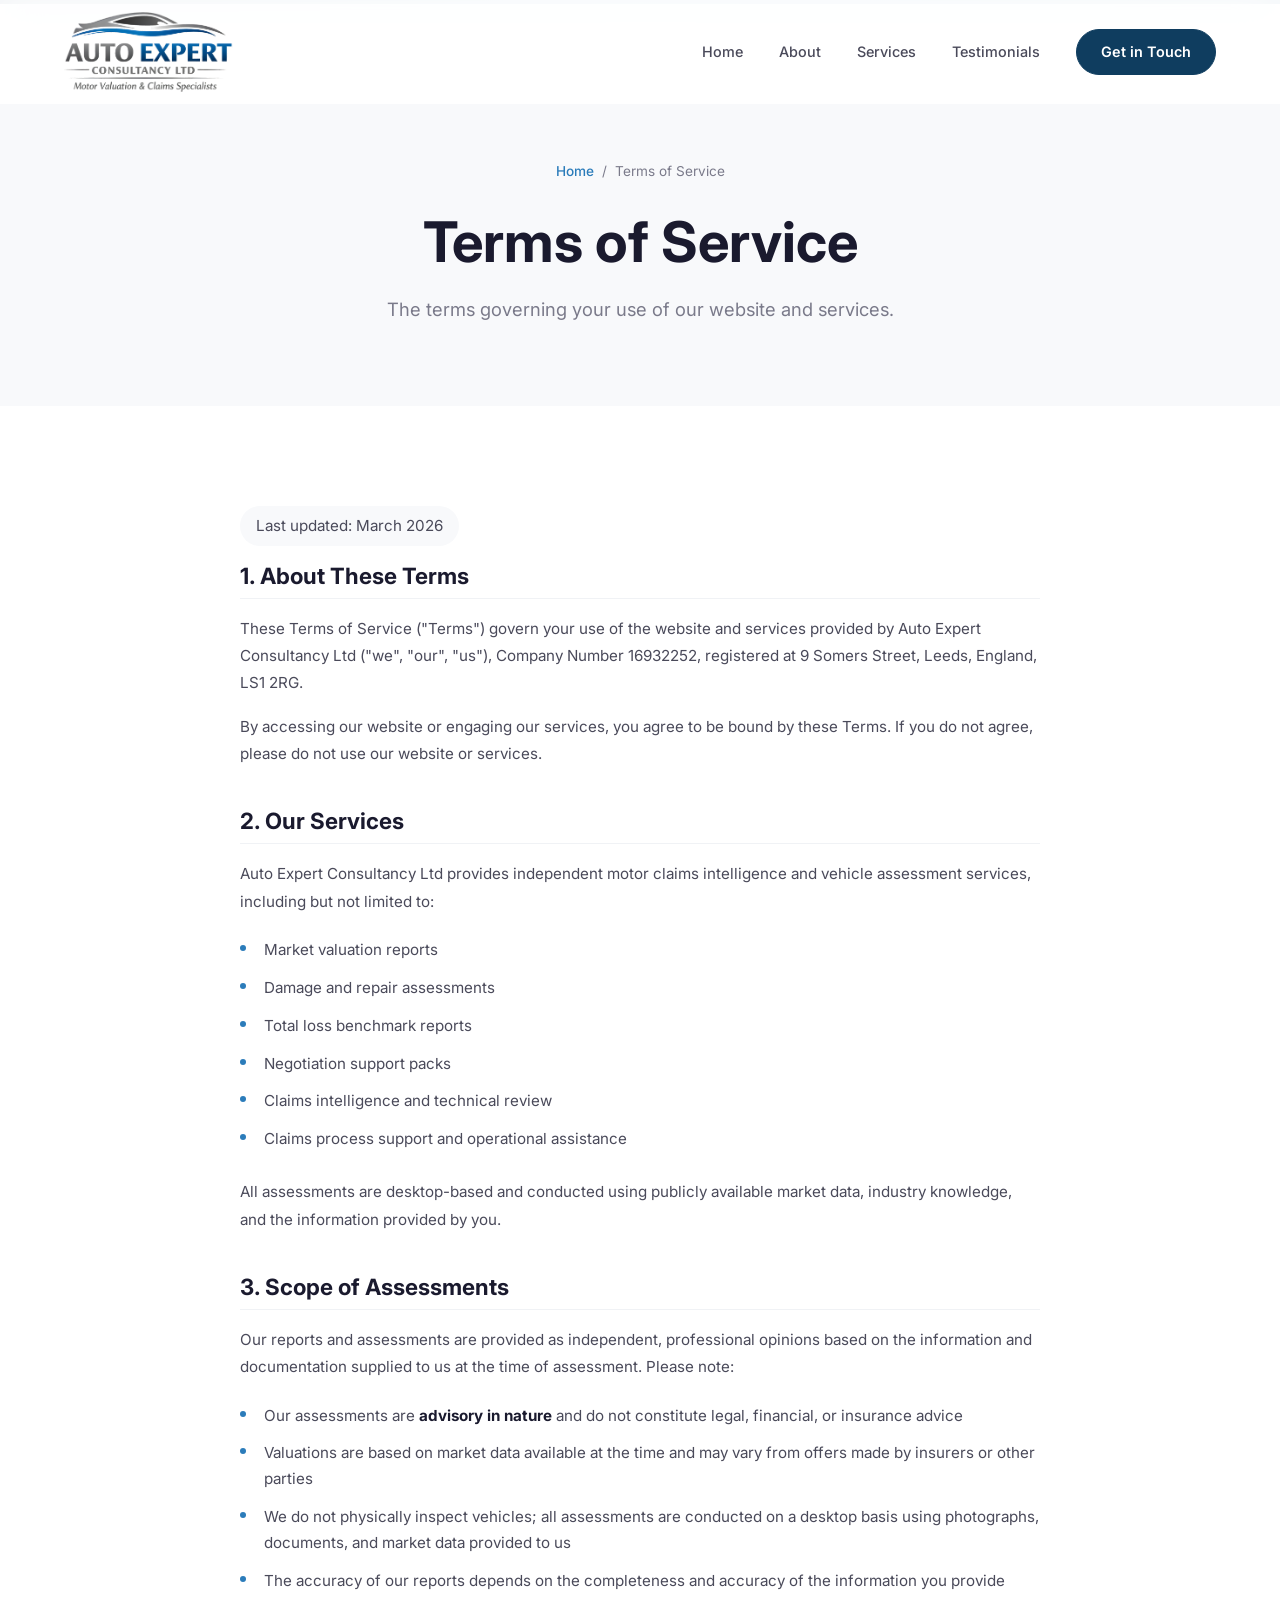
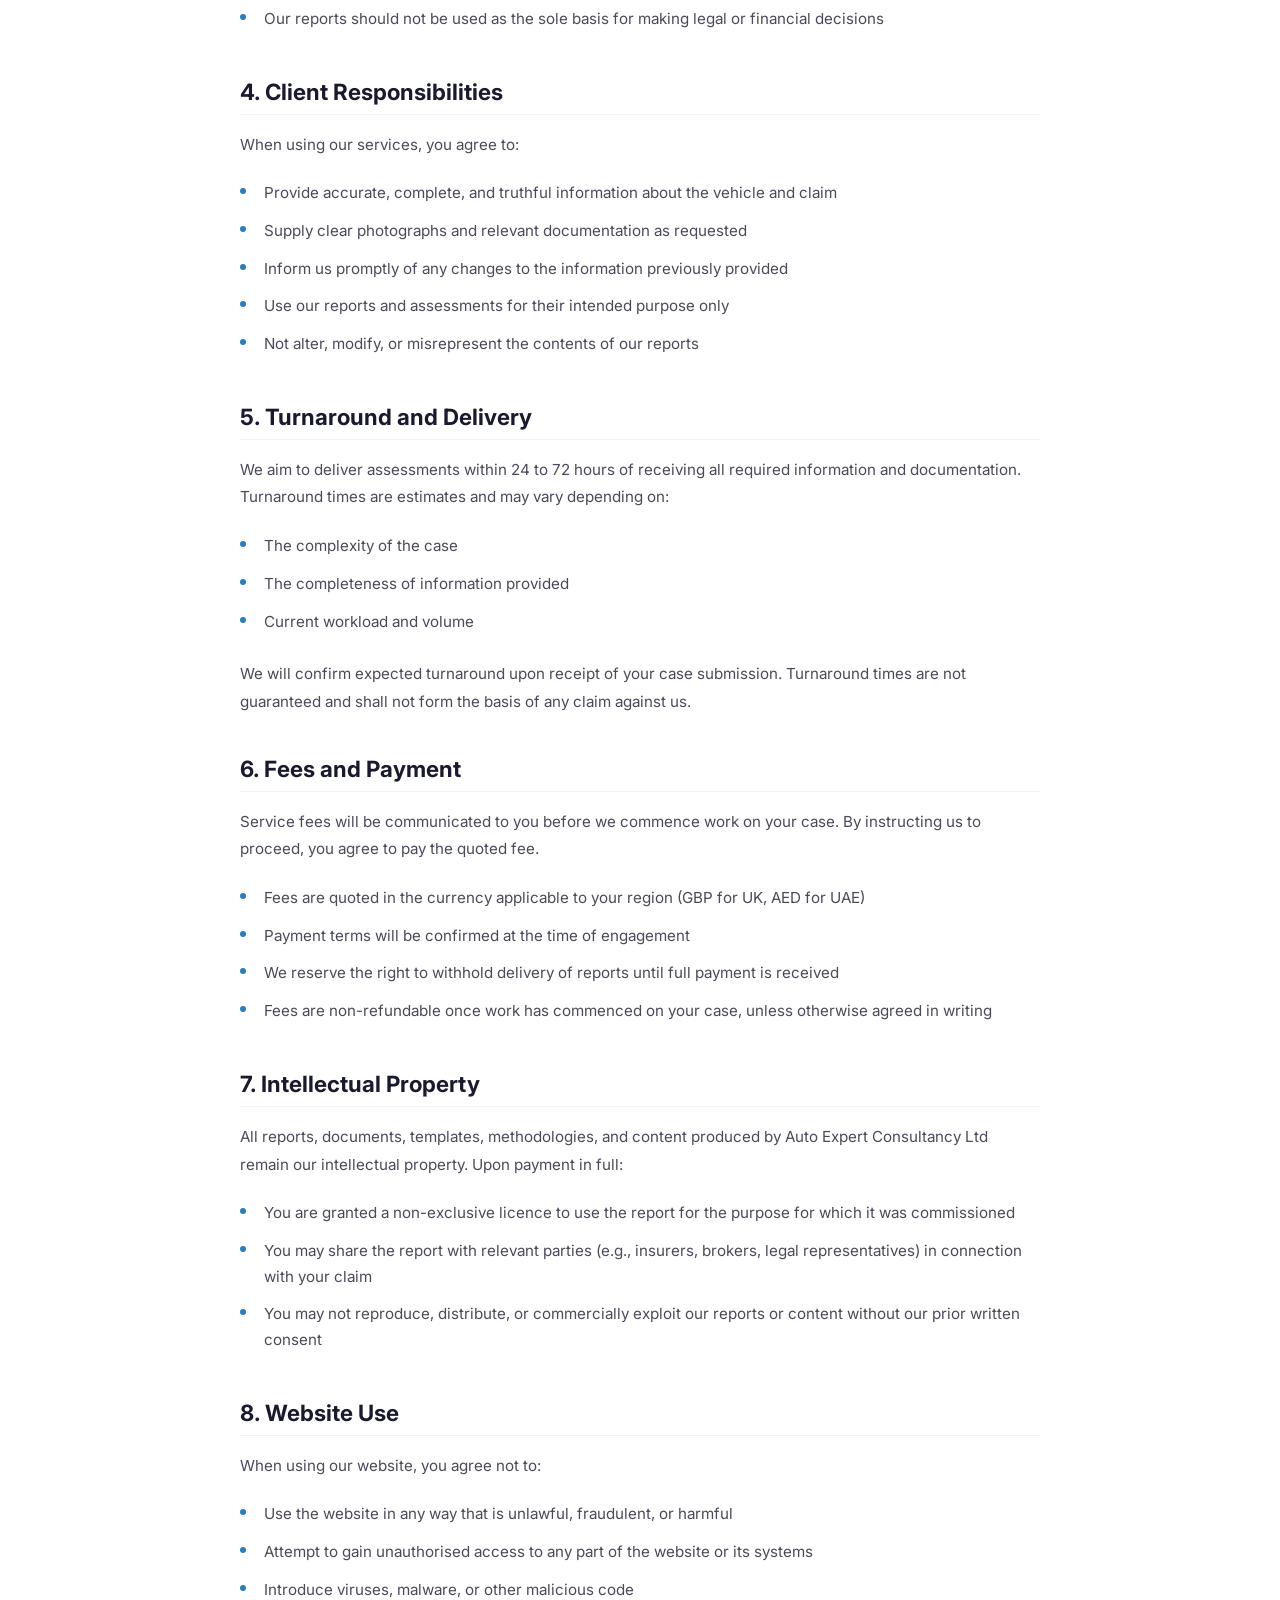
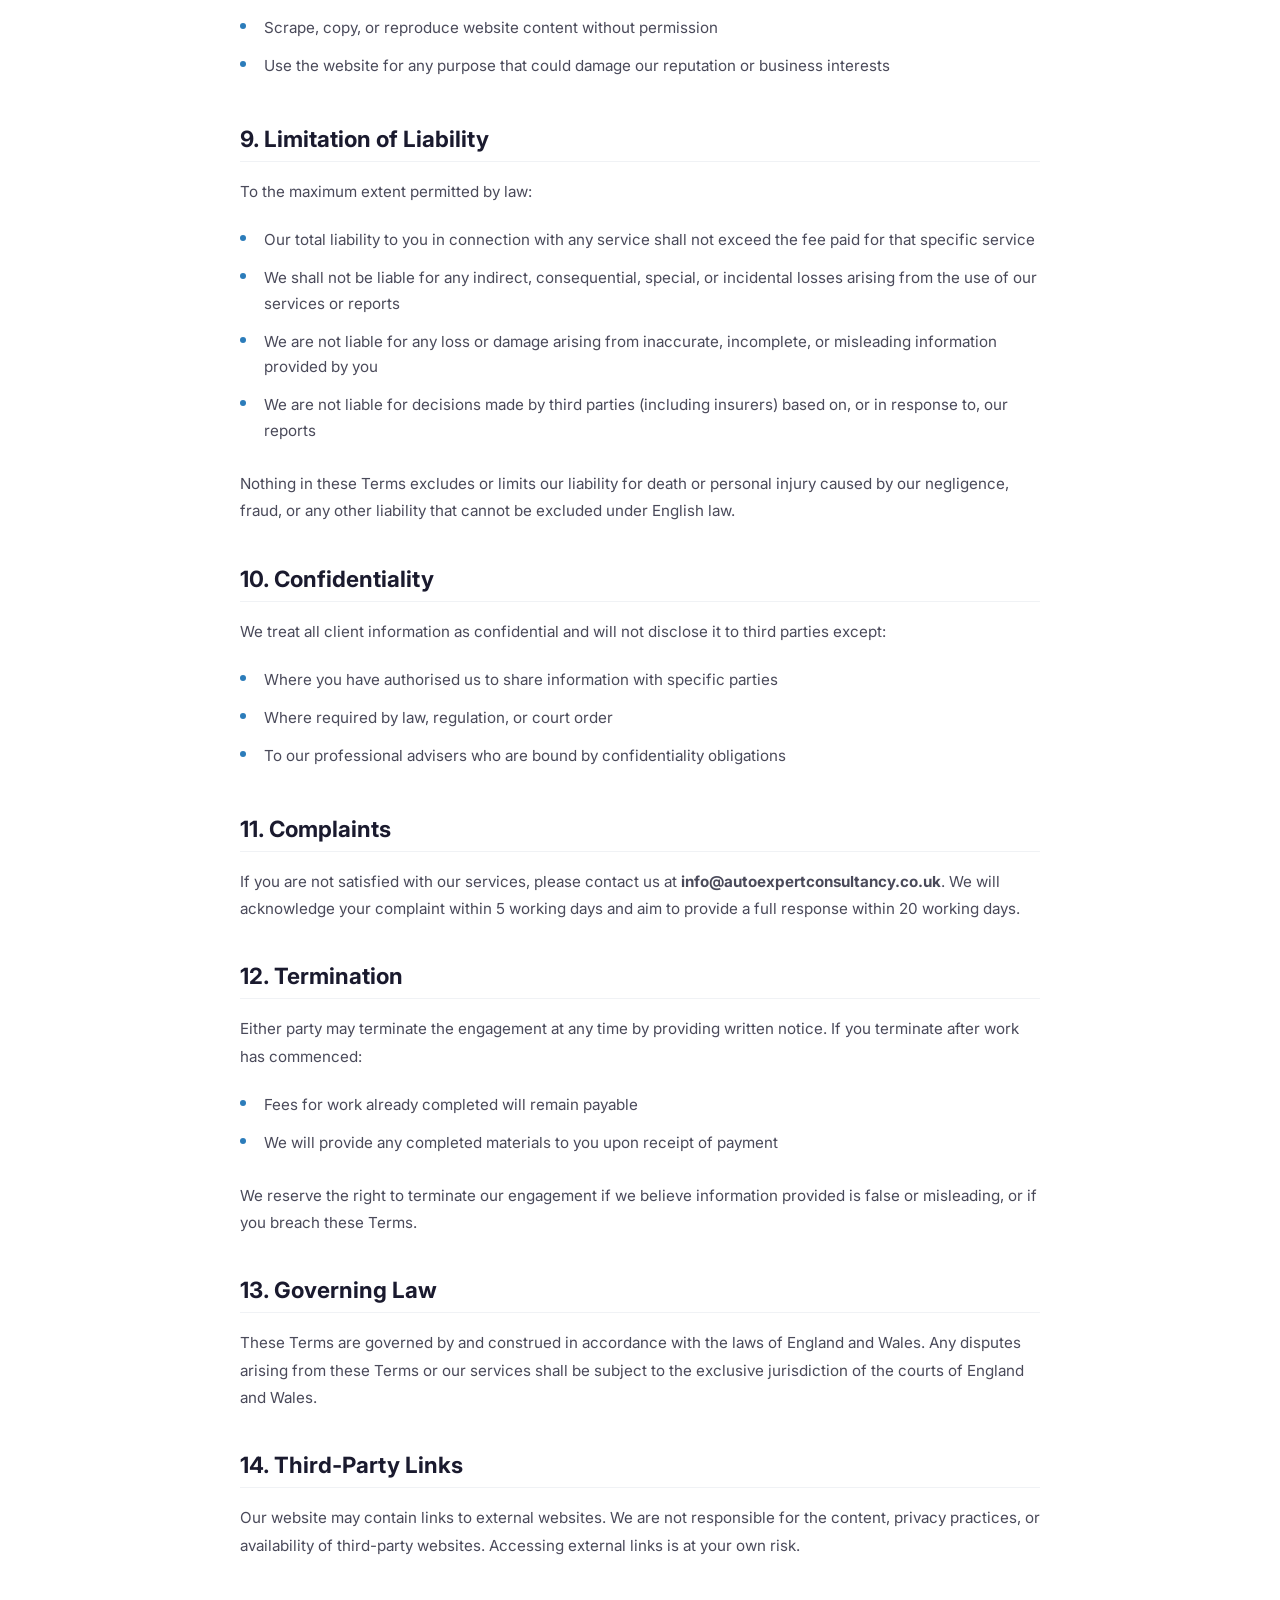
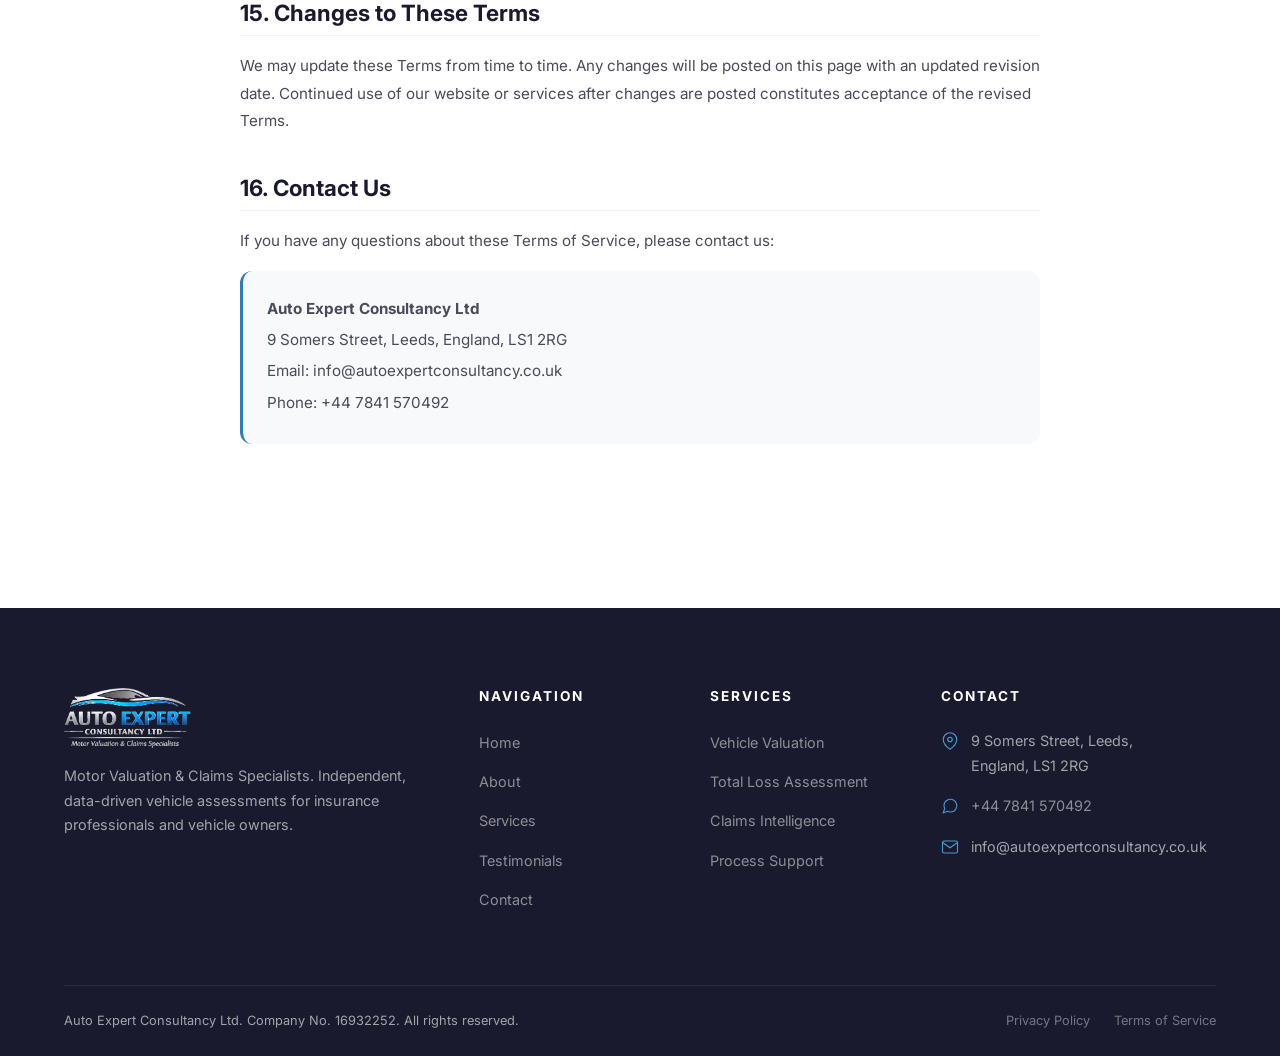
<file: terms.html>
<!DOCTYPE html>
<html lang="en">
<head>
  <meta charset="UTF-8">
  <meta name="viewport" content="width=device-width, initial-scale=1.0">
  <title>Terms of Service | Auto Expert Consultancy Ltd</title>
  <meta name="description" content="Terms of Service for Auto Expert Consultancy Ltd - the terms governing use of our website and motor claims assessment services.">
  <link rel="preconnect" href="https://fonts.googleapis.com">
  <link rel="preconnect" href="https://fonts.gstatic.com" crossorigin>
  <link href="https://fonts.googleapis.com/css2?family=Inter:wght@300;400;500;600;700;800&display=swap" rel="stylesheet">
  <link rel="stylesheet" href="css/style.css">
</head>
<body>

  <!-- Navigation -->
  <nav class="navbar navbar-inner" id="navbar">
    <div class="container">
      <a href="index.html" class="nav-logo">
        <img src="images/logo.png" alt="Auto Expert Consultancy Ltd" class="logo-img">
      </a>
      <div class="nav-links" id="navLinks">
        <a href="index.html">Home</a>
        <a href="about.html">About</a>
        <a href="services.html">Services</a>
        <a href="testimonials.html">Testimonials</a>
        <a href="contact.html" class="nav-cta">Get in Touch</a>
      </div>
      <div class="nav-toggle" id="navToggle">
        <span></span>
        <span></span>
        <span></span>
      </div>
    </div>
  </nav>
  <div class="nav-overlay" id="navOverlay"></div>

  <!-- Page Header -->
  <section class="page-header">
    <div class="container">
      <div class="breadcrumb">
        <a href="index.html">Home</a>
        <span>/</span>
        <span>Terms of Service</span>
      </div>
      <h1>Terms of Service</h1>
      <p>The terms governing your use of our website and services.</p>
    </div>
  </section>

  <!-- Terms Content -->
  <section>
    <div class="container">
      <div class="legal-content fade-up">
        <p class="legal-updated">Last updated: March 2026</p>

        <h2>1. About These Terms</h2>
        <p>These Terms of Service ("Terms") govern your use of the website and services provided by Auto Expert Consultancy Ltd ("we", "our", "us"), Company Number 16932252, registered at 9 Somers Street, Leeds, England, LS1 2RG.</p>
        <p>By accessing our website or engaging our services, you agree to be bound by these Terms. If you do not agree, please do not use our website or services.</p>

        <h2>2. Our Services</h2>
        <p>Auto Expert Consultancy Ltd provides independent motor claims intelligence and vehicle assessment services, including but not limited to:</p>
        <ul>
          <li>Market valuation reports</li>
          <li>Damage and repair assessments</li>
          <li>Total loss benchmark reports</li>
          <li>Negotiation support packs</li>
          <li>Claims intelligence and technical review</li>
          <li>Claims process support and operational assistance</li>
        </ul>
        <p>All assessments are desktop-based and conducted using publicly available market data, industry knowledge, and the information provided by you.</p>

        <h2>3. Scope of Assessments</h2>
        <p>Our reports and assessments are provided as independent, professional opinions based on the information and documentation supplied to us at the time of assessment. Please note:</p>
        <ul>
          <li>Our assessments are <strong>advisory in nature</strong> and do not constitute legal, financial, or insurance advice</li>
          <li>Valuations are based on market data available at the time and may vary from offers made by insurers or other parties</li>
          <li>We do not physically inspect vehicles; all assessments are conducted on a desktop basis using photographs, documents, and market data provided to us</li>
          <li>The accuracy of our reports depends on the completeness and accuracy of the information you provide</li>
          <li>Our reports should not be used as the sole basis for making legal or financial decisions</li>
        </ul>

        <h2>4. Client Responsibilities</h2>
        <p>When using our services, you agree to:</p>
        <ul>
          <li>Provide accurate, complete, and truthful information about the vehicle and claim</li>
          <li>Supply clear photographs and relevant documentation as requested</li>
          <li>Inform us promptly of any changes to the information previously provided</li>
          <li>Use our reports and assessments for their intended purpose only</li>
          <li>Not alter, modify, or misrepresent the contents of our reports</li>
        </ul>

        <h2>5. Turnaround and Delivery</h2>
        <p>We aim to deliver assessments within 24 to 72 hours of receiving all required information and documentation. Turnaround times are estimates and may vary depending on:</p>
        <ul>
          <li>The complexity of the case</li>
          <li>The completeness of information provided</li>
          <li>Current workload and volume</li>
        </ul>
        <p>We will confirm expected turnaround upon receipt of your case submission. Turnaround times are not guaranteed and shall not form the basis of any claim against us.</p>

        <h2>6. Fees and Payment</h2>
        <p>Service fees will be communicated to you before we commence work on your case. By instructing us to proceed, you agree to pay the quoted fee.</p>
        <ul>
          <li>Fees are quoted in the currency applicable to your region (GBP for UK, AED for UAE)</li>
          <li>Payment terms will be confirmed at the time of engagement</li>
          <li>We reserve the right to withhold delivery of reports until full payment is received</li>
          <li>Fees are non-refundable once work has commenced on your case, unless otherwise agreed in writing</li>
        </ul>

        <h2>7. Intellectual Property</h2>
        <p>All reports, documents, templates, methodologies, and content produced by Auto Expert Consultancy Ltd remain our intellectual property. Upon payment in full:</p>
        <ul>
          <li>You are granted a non-exclusive licence to use the report for the purpose for which it was commissioned</li>
          <li>You may share the report with relevant parties (e.g., insurers, brokers, legal representatives) in connection with your claim</li>
          <li>You may not reproduce, distribute, or commercially exploit our reports or content without our prior written consent</li>
        </ul>

        <h2>8. Website Use</h2>
        <p>When using our website, you agree not to:</p>
        <ul>
          <li>Use the website in any way that is unlawful, fraudulent, or harmful</li>
          <li>Attempt to gain unauthorised access to any part of the website or its systems</li>
          <li>Introduce viruses, malware, or other malicious code</li>
          <li>Scrape, copy, or reproduce website content without permission</li>
          <li>Use the website for any purpose that could damage our reputation or business interests</li>
        </ul>

        <h2>9. Limitation of Liability</h2>
        <p>To the maximum extent permitted by law:</p>
        <ul>
          <li>Our total liability to you in connection with any service shall not exceed the fee paid for that specific service</li>
          <li>We shall not be liable for any indirect, consequential, special, or incidental losses arising from the use of our services or reports</li>
          <li>We are not liable for any loss or damage arising from inaccurate, incomplete, or misleading information provided by you</li>
          <li>We are not liable for decisions made by third parties (including insurers) based on, or in response to, our reports</li>
        </ul>
        <p>Nothing in these Terms excludes or limits our liability for death or personal injury caused by our negligence, fraud, or any other liability that cannot be excluded under English law.</p>

        <h2>10. Confidentiality</h2>
        <p>We treat all client information as confidential and will not disclose it to third parties except:</p>
        <ul>
          <li>Where you have authorised us to share information with specific parties</li>
          <li>Where required by law, regulation, or court order</li>
          <li>To our professional advisers who are bound by confidentiality obligations</li>
        </ul>

        <h2>11. Complaints</h2>
        <p>If you are not satisfied with our services, please contact us at <strong>info@autoexpertconsultancy.co.uk</strong>. We will acknowledge your complaint within 5 working days and aim to provide a full response within 20 working days.</p>

        <h2>12. Termination</h2>
        <p>Either party may terminate the engagement at any time by providing written notice. If you terminate after work has commenced:</p>
        <ul>
          <li>Fees for work already completed will remain payable</li>
          <li>We will provide any completed materials to you upon receipt of payment</li>
        </ul>
        <p>We reserve the right to terminate our engagement if we believe information provided is false or misleading, or if you breach these Terms.</p>

        <h2>13. Governing Law</h2>
        <p>These Terms are governed by and construed in accordance with the laws of England and Wales. Any disputes arising from these Terms or our services shall be subject to the exclusive jurisdiction of the courts of England and Wales.</p>

        <h2>14. Third-Party Links</h2>
        <p>Our website may contain links to external websites. We are not responsible for the content, privacy practices, or availability of third-party websites. Accessing external links is at your own risk.</p>

        <h2>15. Changes to These Terms</h2>
        <p>We may update these Terms from time to time. Any changes will be posted on this page with an updated revision date. Continued use of our website or services after changes are posted constitutes acceptance of the revised Terms.</p>

        <h2>16. Contact Us</h2>
        <p>If you have any questions about these Terms of Service, please contact us:</p>
        <div class="legal-contact">
          <p><strong>Auto Expert Consultancy Ltd</strong></p>
          <p>9 Somers Street, Leeds, England, LS1 2RG</p>
          <p>Email: info@autoexpertconsultancy.co.uk</p>
          <p>Phone: +44 7841 570492</p>
        </div>
      </div>
    </div>
  </section>

  <!-- Footer -->
  <footer class="footer">
    <div class="container">
      <div class="footer-grid">
        <div class="footer-brand">
          <a href="index.html" class="nav-logo" style="color: white;">
            <img src="images/logo.png" alt="Auto Expert Consultancy Ltd" class="logo-img">
          </a>
          <p>Motor Valuation & Claims Specialists. Independent, data-driven vehicle assessments for insurance professionals and vehicle owners.</p>
        </div>
        <div>
          <h4>Navigation</h4>
          <ul class="footer-links">
            <li><a href="index.html">Home</a></li>
            <li><a href="about.html">About</a></li>
            <li><a href="services.html">Services</a></li>
            <li><a href="testimonials.html">Testimonials</a></li>
            <li><a href="contact.html">Contact</a></li>
          </ul>
        </div>
        <div>
          <h4>Services</h4>
          <ul class="footer-links">
            <li><a href="services.html">Vehicle Valuation</a></li>
            <li><a href="services.html">Total Loss Assessment</a></li>
            <li><a href="services.html">Claims Intelligence</a></li>
            <li><a href="services.html">Process Support</a></li>
          </ul>
        </div>
        <div>
          <h4>Contact</h4>
          <div class="footer-contact-item">
            <svg viewBox="0 0 24 24"><path d="M21 10c0 7-9 13-9 13s-9-6-9-13a9 9 0 0 1 18 0z"/><circle cx="12" cy="10" r="3"/></svg>
            <span>9 Somers Street, Leeds,<br>England, LS1 2RG</span>
          </div>
          <div class="footer-contact-item">
            <svg viewBox="0 0 24 24"><path d="M21 11.5a8.38 8.38 0 0 1-.9 3.8 8.5 8.5 0 0 1-7.6 4.7 8.38 8.38 0 0 1-3.8-.9L3 21l1.9-5.7a8.38 8.38 0 0 1-.9-3.8 8.5 8.5 0 0 1 4.7-7.6 8.38 8.38 0 0 1 3.8-.9h.5a8.48 8.48 0 0 1 8 8v.5z"/></svg>
            <a href="https://wa.me/447841570492" target="_blank" style="color: rgba(255,255,255,0.5);">+44 7841 570492</a>
          </div>
          <div class="footer-contact-item">
            <svg viewBox="0 0 24 24"><path d="M4 4h16c1.1 0 2 .9 2 2v12c0 1.1-.9 2-2 2H4c-1.1 0-2-.9-2-2V6c0-1.1.9-2 2-2z"/><polyline points="22,6 12,13 2,6"/></svg>
            <span>info@autoexpertconsultancy.co.uk</span>
          </div>
        </div>
      </div>
      <div class="footer-bottom">
        <span>Auto Expert Consultancy Ltd. Company No. 16932252. All rights reserved.</span>
        <div class="footer-legal">
          <a href="privacy.html">Privacy Policy</a>
          <a href="terms.html">Terms of Service</a>
        </div>
      </div>
    </div>
  </footer>

  <script src="js/main.js"></script>
</body>
</html>
</file>
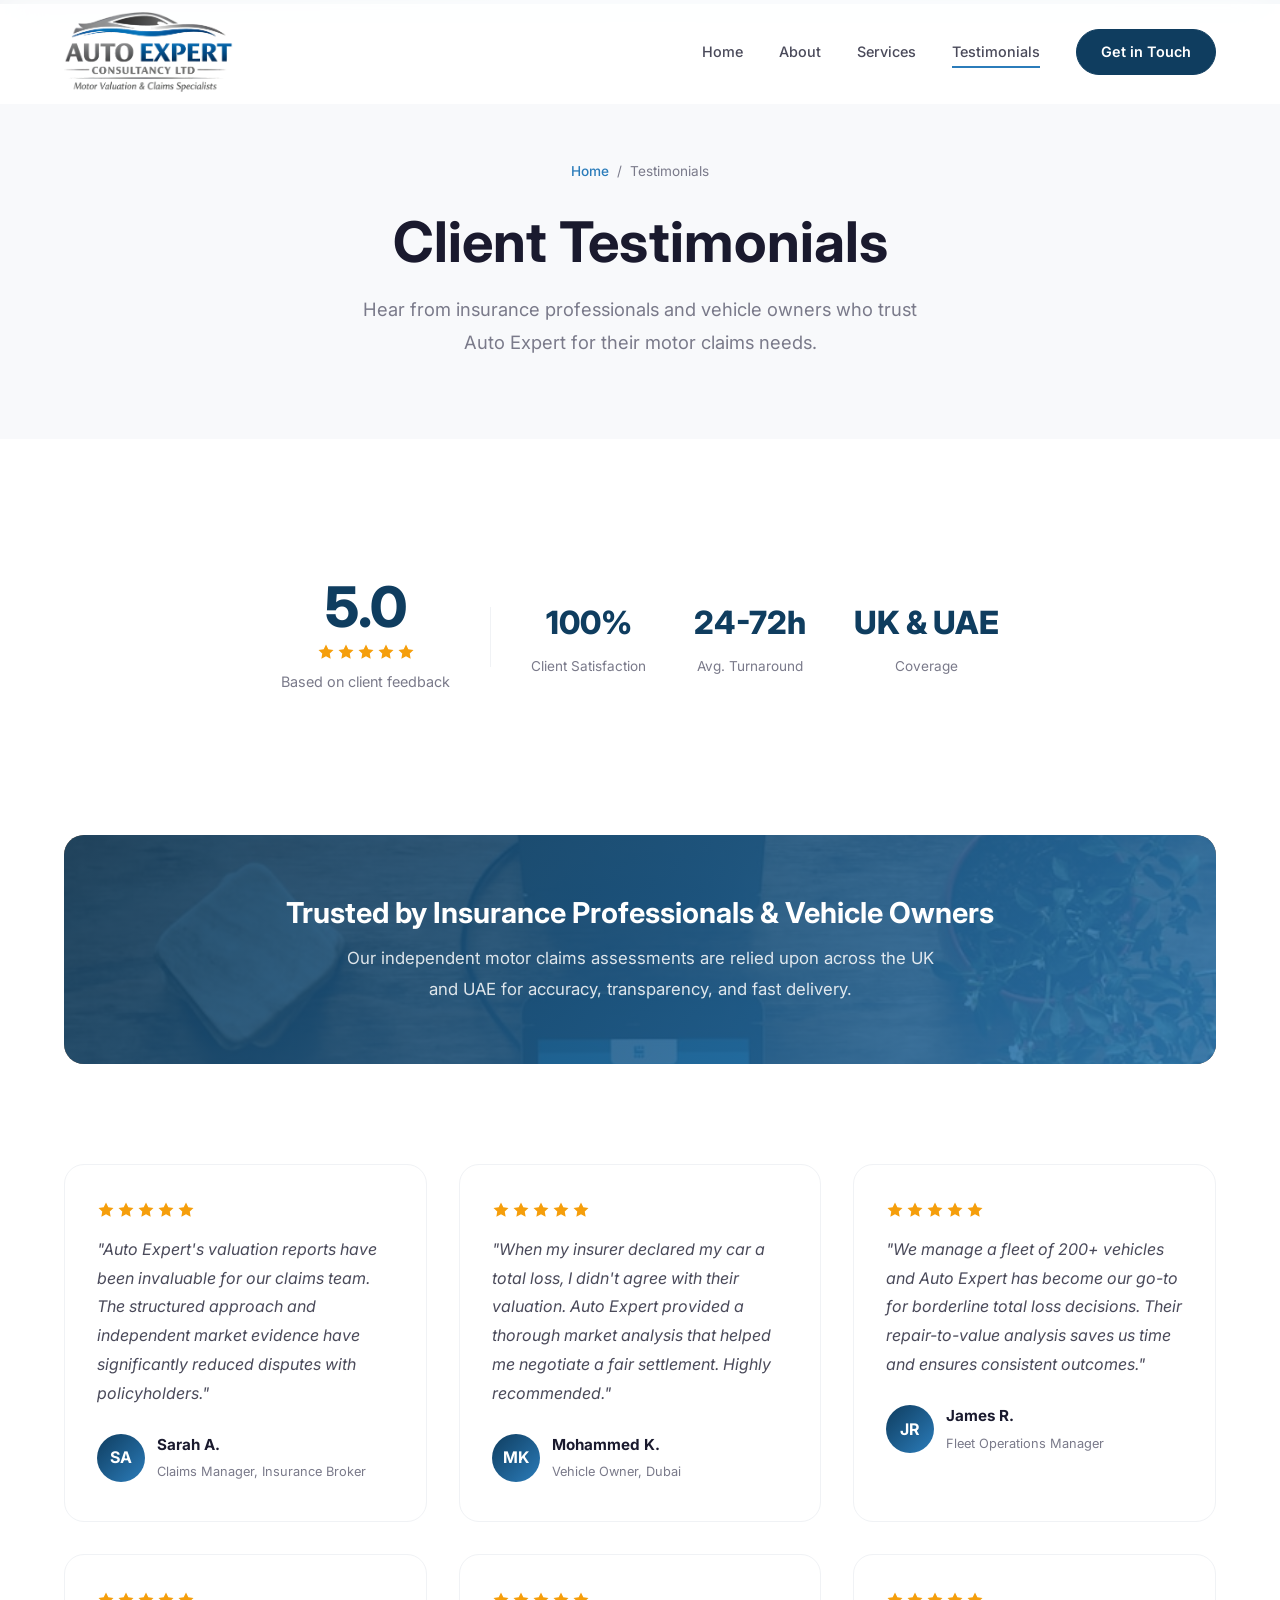
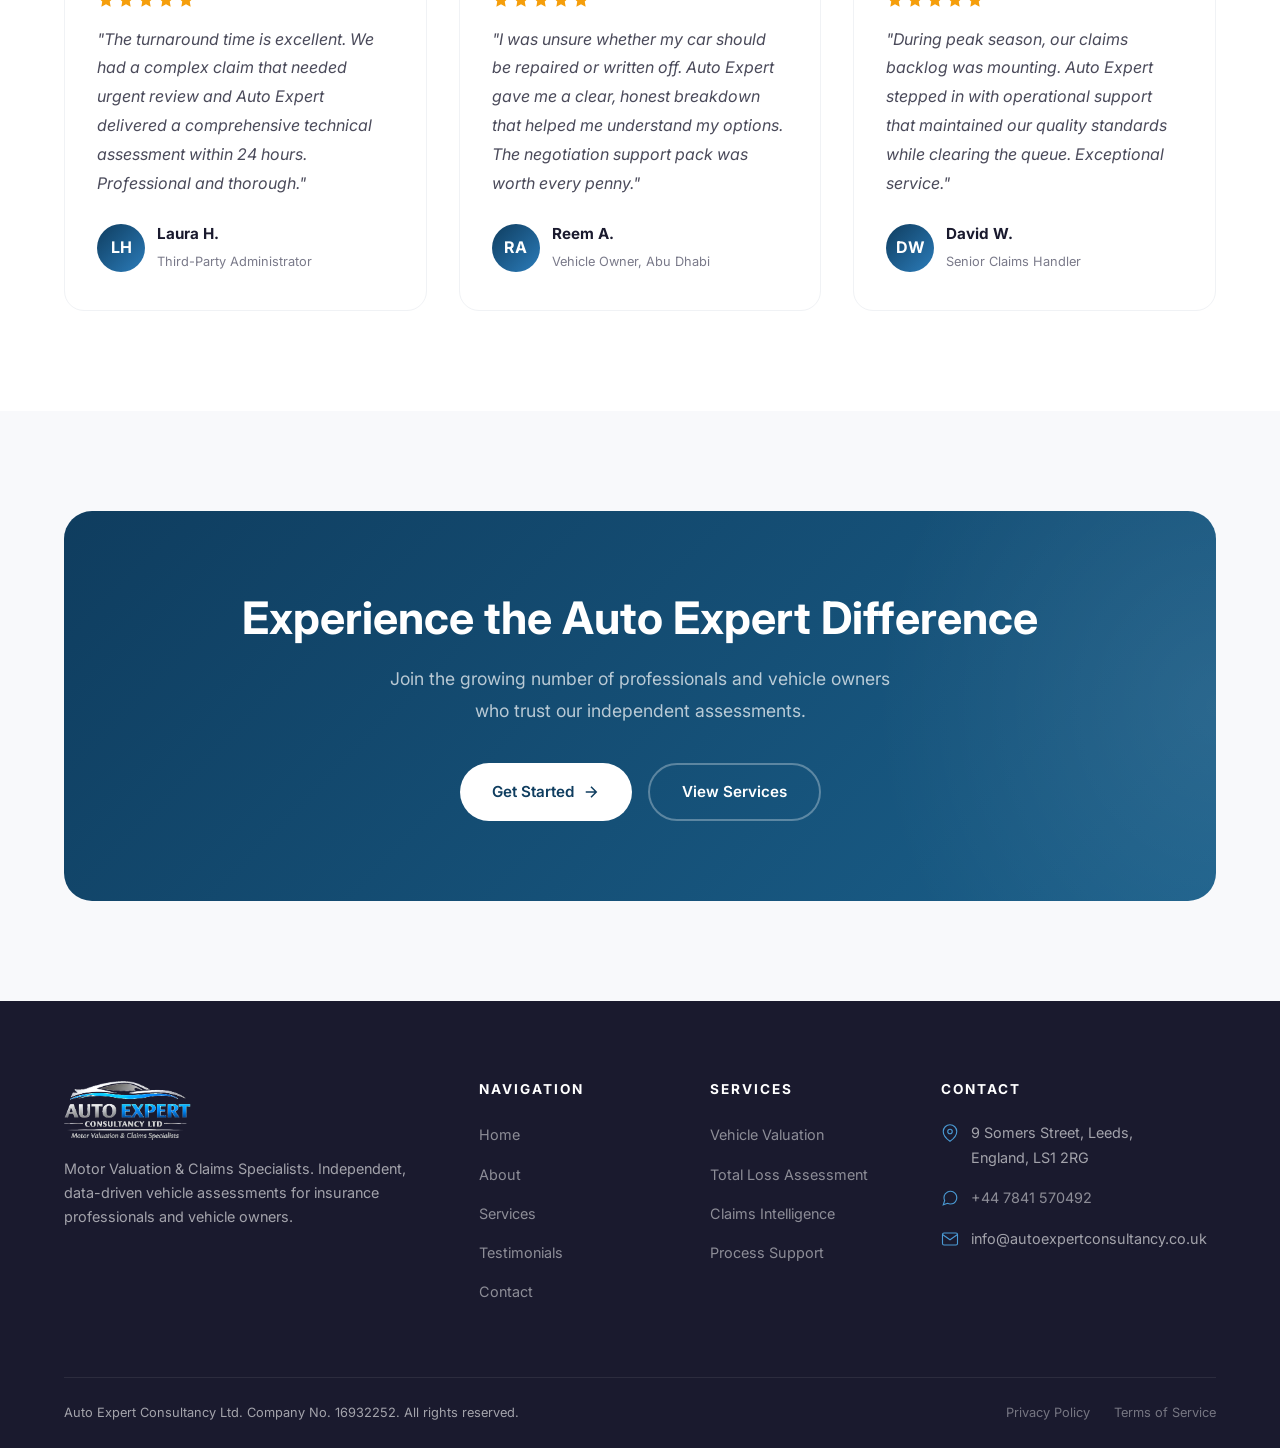
<file: testimonials.html>
<!DOCTYPE html>
<html lang="en">
<head>
  <meta charset="UTF-8">
  <meta name="viewport" content="width=device-width, initial-scale=1.0">
  <title>Testimonials | Auto Expert Consultancy Ltd</title>
  <meta name="description" content="See what insurance professionals and vehicle owners say about Auto Expert Consultancy's motor valuation and claims services.">
  <link rel="preconnect" href="https://fonts.googleapis.com">
  <link rel="preconnect" href="https://fonts.gstatic.com" crossorigin>
  <link href="https://fonts.googleapis.com/css2?family=Inter:wght@300;400;500;600;700;800&display=swap" rel="stylesheet">
  <link rel="stylesheet" href="css/style.css">
</head>
<body>

  <!-- Navigation -->
  <nav class="navbar navbar-inner" id="navbar">
    <div class="container">
      <a href="index.html" class="nav-logo">
        <img src="images/logo.png" alt="Auto Expert Consultancy Ltd" class="logo-img">
      </a>
      <div class="nav-links" id="navLinks">
        <a href="index.html">Home</a>
        <a href="about.html">About</a>
        <a href="services.html">Services</a>
        <a href="testimonials.html" class="active">Testimonials</a>
        <a href="contact.html" class="nav-cta">Get in Touch</a>
      </div>
      <div class="nav-toggle" id="navToggle">
        <span></span>
        <span></span>
        <span></span>
      </div>
    </div>
  </nav>
  <div class="nav-overlay" id="navOverlay"></div>

  <!-- Page Header -->
  <section class="page-header">
    <div class="container">
      <div class="breadcrumb">
        <a href="index.html">Home</a>
        <span>/</span>
        <span>Testimonials</span>
      </div>
      <h1>Client Testimonials</h1>
      <p>Hear from insurance professionals and vehicle owners who trust Auto Expert for their motor claims needs.</p>
    </div>
  </section>

  <!-- Rating Summary -->
  <section style="padding-bottom:0;">
    <div class="container">
      <div style="display:flex;align-items:center;justify-content:center;gap:40px;flex-wrap:wrap;padding:40px 0;">
        <div class="fade-up" style="text-align:center;">
          <div style="font-size:3.5rem;font-weight:800;color:var(--primary);line-height:1;" data-count="5" data-suffix=".0">0.0</div>
          <div class="testimonial-stars" style="justify-content:center;margin:8px 0;">
            <svg viewBox="0 0 24 24"><path d="M12 2l3.09 6.26L22 9.27l-5 4.87 1.18 6.88L12 17.77l-6.18 3.25L7 14.14 2 9.27l6.91-1.01L12 2z"/></svg>
            <svg viewBox="0 0 24 24"><path d="M12 2l3.09 6.26L22 9.27l-5 4.87 1.18 6.88L12 17.77l-6.18 3.25L7 14.14 2 9.27l6.91-1.01L12 2z"/></svg>
            <svg viewBox="0 0 24 24"><path d="M12 2l3.09 6.26L22 9.27l-5 4.87 1.18 6.88L12 17.77l-6.18 3.25L7 14.14 2 9.27l6.91-1.01L12 2z"/></svg>
            <svg viewBox="0 0 24 24"><path d="M12 2l3.09 6.26L22 9.27l-5 4.87 1.18 6.88L12 17.77l-6.18 3.25L7 14.14 2 9.27l6.91-1.01L12 2z"/></svg>
            <svg viewBox="0 0 24 24"><path d="M12 2l3.09 6.26L22 9.27l-5 4.87 1.18 6.88L12 17.77l-6.18 3.25L7 14.14 2 9.27l6.91-1.01L12 2z"/></svg>
          </div>
          <p style="color:var(--grey-500);font-size:0.9rem;">Based on client feedback</p>
        </div>
        <div style="width:1px;height:60px;background:var(--grey-100);"></div>
        <div class="fade-up" style="display:flex;gap:48px;flex-wrap:wrap;">
          <div style="text-align:center;">
            <div style="font-size:2rem;font-weight:800;color:var(--primary);" data-count="100" data-suffix="%">0%</div>
            <p style="color:var(--grey-500);font-size:0.85rem;margin-top:4px;">Client Satisfaction</p>
          </div>
          <div style="text-align:center;">
            <div style="font-size:2rem;font-weight:800;color:var(--primary);">24-72h</div>
            <p style="color:var(--grey-500);font-size:0.85rem;margin-top:4px;">Avg. Turnaround</p>
          </div>
          <div style="text-align:center;">
            <div style="font-size:2rem;font-weight:800;color:var(--primary);">UK & UAE</div>
            <p style="color:var(--grey-500);font-size:0.85rem;margin-top:4px;">Coverage</p>
          </div>
        </div>
      </div>
    </div>
  </section>

  <!-- Trust Banner -->
  <section style="padding-bottom:0;">
    <div class="container">
      <div class="trust-banner fade-up">
        <img src="images/business-handshake.jpg" alt="Trusted by professionals" loading="lazy">
        <div class="trust-banner-content">
          <h3>Trusted by Insurance Professionals & Vehicle Owners</h3>
          <p>Our independent motor claims assessments are relied upon across the UK and UAE for accuracy, transparency, and fast delivery.</p>
        </div>
      </div>
    </div>
  </section>

  <!-- Testimonials -->
  <section>
    <div class="container">
      <div class="testimonials-grid">
        <div class="testimonial-card tilt-card fade-up">
          <div class="testimonial-stars">
            <svg viewBox="0 0 24 24"><path d="M12 2l3.09 6.26L22 9.27l-5 4.87 1.18 6.88L12 17.77l-6.18 3.25L7 14.14 2 9.27l6.91-1.01L12 2z"/></svg>
            <svg viewBox="0 0 24 24"><path d="M12 2l3.09 6.26L22 9.27l-5 4.87 1.18 6.88L12 17.77l-6.18 3.25L7 14.14 2 9.27l6.91-1.01L12 2z"/></svg>
            <svg viewBox="0 0 24 24"><path d="M12 2l3.09 6.26L22 9.27l-5 4.87 1.18 6.88L12 17.77l-6.18 3.25L7 14.14 2 9.27l6.91-1.01L12 2z"/></svg>
            <svg viewBox="0 0 24 24"><path d="M12 2l3.09 6.26L22 9.27l-5 4.87 1.18 6.88L12 17.77l-6.18 3.25L7 14.14 2 9.27l6.91-1.01L12 2z"/></svg>
            <svg viewBox="0 0 24 24"><path d="M12 2l3.09 6.26L22 9.27l-5 4.87 1.18 6.88L12 17.77l-6.18 3.25L7 14.14 2 9.27l6.91-1.01L12 2z"/></svg>
          </div>
          <blockquote>"Auto Expert's valuation reports have been invaluable for our claims team. The structured approach and independent market evidence have significantly reduced disputes with policyholders."</blockquote>
          <div class="testimonial-author">
            <div class="testimonial-avatar">SA</div>
            <div class="testimonial-info">
              <strong>Sarah A.</strong>
              <span>Claims Manager, Insurance Broker</span>
            </div>
          </div>
        </div>

        <div class="testimonial-card tilt-card fade-up">
          <div class="testimonial-stars">
            <svg viewBox="0 0 24 24"><path d="M12 2l3.09 6.26L22 9.27l-5 4.87 1.18 6.88L12 17.77l-6.18 3.25L7 14.14 2 9.27l6.91-1.01L12 2z"/></svg>
            <svg viewBox="0 0 24 24"><path d="M12 2l3.09 6.26L22 9.27l-5 4.87 1.18 6.88L12 17.77l-6.18 3.25L7 14.14 2 9.27l6.91-1.01L12 2z"/></svg>
            <svg viewBox="0 0 24 24"><path d="M12 2l3.09 6.26L22 9.27l-5 4.87 1.18 6.88L12 17.77l-6.18 3.25L7 14.14 2 9.27l6.91-1.01L12 2z"/></svg>
            <svg viewBox="0 0 24 24"><path d="M12 2l3.09 6.26L22 9.27l-5 4.87 1.18 6.88L12 17.77l-6.18 3.25L7 14.14 2 9.27l6.91-1.01L12 2z"/></svg>
            <svg viewBox="0 0 24 24"><path d="M12 2l3.09 6.26L22 9.27l-5 4.87 1.18 6.88L12 17.77l-6.18 3.25L7 14.14 2 9.27l6.91-1.01L12 2z"/></svg>
          </div>
          <blockquote>"When my insurer declared my car a total loss, I didn't agree with their valuation. Auto Expert provided a thorough market analysis that helped me negotiate a fair settlement. Highly recommended."</blockquote>
          <div class="testimonial-author">
            <div class="testimonial-avatar">MK</div>
            <div class="testimonial-info">
              <strong>Mohammed K.</strong>
              <span>Vehicle Owner, Dubai</span>
            </div>
          </div>
        </div>

        <div class="testimonial-card tilt-card fade-up">
          <div class="testimonial-stars">
            <svg viewBox="0 0 24 24"><path d="M12 2l3.09 6.26L22 9.27l-5 4.87 1.18 6.88L12 17.77l-6.18 3.25L7 14.14 2 9.27l6.91-1.01L12 2z"/></svg>
            <svg viewBox="0 0 24 24"><path d="M12 2l3.09 6.26L22 9.27l-5 4.87 1.18 6.88L12 17.77l-6.18 3.25L7 14.14 2 9.27l6.91-1.01L12 2z"/></svg>
            <svg viewBox="0 0 24 24"><path d="M12 2l3.09 6.26L22 9.27l-5 4.87 1.18 6.88L12 17.77l-6.18 3.25L7 14.14 2 9.27l6.91-1.01L12 2z"/></svg>
            <svg viewBox="0 0 24 24"><path d="M12 2l3.09 6.26L22 9.27l-5 4.87 1.18 6.88L12 17.77l-6.18 3.25L7 14.14 2 9.27l6.91-1.01L12 2z"/></svg>
            <svg viewBox="0 0 24 24"><path d="M12 2l3.09 6.26L22 9.27l-5 4.87 1.18 6.88L12 17.77l-6.18 3.25L7 14.14 2 9.27l6.91-1.01L12 2z"/></svg>
          </div>
          <blockquote>"We manage a fleet of 200+ vehicles and Auto Expert has become our go-to for borderline total loss decisions. Their repair-to-value analysis saves us time and ensures consistent outcomes."</blockquote>
          <div class="testimonial-author">
            <div class="testimonial-avatar">JR</div>
            <div class="testimonial-info">
              <strong>James R.</strong>
              <span>Fleet Operations Manager</span>
            </div>
          </div>
        </div>

        <div class="testimonial-card tilt-card fade-up">
          <div class="testimonial-stars">
            <svg viewBox="0 0 24 24"><path d="M12 2l3.09 6.26L22 9.27l-5 4.87 1.18 6.88L12 17.77l-6.18 3.25L7 14.14 2 9.27l6.91-1.01L12 2z"/></svg>
            <svg viewBox="0 0 24 24"><path d="M12 2l3.09 6.26L22 9.27l-5 4.87 1.18 6.88L12 17.77l-6.18 3.25L7 14.14 2 9.27l6.91-1.01L12 2z"/></svg>
            <svg viewBox="0 0 24 24"><path d="M12 2l3.09 6.26L22 9.27l-5 4.87 1.18 6.88L12 17.77l-6.18 3.25L7 14.14 2 9.27l6.91-1.01L12 2z"/></svg>
            <svg viewBox="0 0 24 24"><path d="M12 2l3.09 6.26L22 9.27l-5 4.87 1.18 6.88L12 17.77l-6.18 3.25L7 14.14 2 9.27l6.91-1.01L12 2z"/></svg>
            <svg viewBox="0 0 24 24"><path d="M12 2l3.09 6.26L22 9.27l-5 4.87 1.18 6.88L12 17.77l-6.18 3.25L7 14.14 2 9.27l6.91-1.01L12 2z"/></svg>
          </div>
          <blockquote>"The turnaround time is excellent. We had a complex claim that needed urgent review and Auto Expert delivered a comprehensive technical assessment within 24 hours. Professional and thorough."</blockquote>
          <div class="testimonial-author">
            <div class="testimonial-avatar">LH</div>
            <div class="testimonial-info">
              <strong>Laura H.</strong>
              <span>Third-Party Administrator</span>
            </div>
          </div>
        </div>

        <div class="testimonial-card tilt-card fade-up">
          <div class="testimonial-stars">
            <svg viewBox="0 0 24 24"><path d="M12 2l3.09 6.26L22 9.27l-5 4.87 1.18 6.88L12 17.77l-6.18 3.25L7 14.14 2 9.27l6.91-1.01L12 2z"/></svg>
            <svg viewBox="0 0 24 24"><path d="M12 2l3.09 6.26L22 9.27l-5 4.87 1.18 6.88L12 17.77l-6.18 3.25L7 14.14 2 9.27l6.91-1.01L12 2z"/></svg>
            <svg viewBox="0 0 24 24"><path d="M12 2l3.09 6.26L22 9.27l-5 4.87 1.18 6.88L12 17.77l-6.18 3.25L7 14.14 2 9.27l6.91-1.01L12 2z"/></svg>
            <svg viewBox="0 0 24 24"><path d="M12 2l3.09 6.26L22 9.27l-5 4.87 1.18 6.88L12 17.77l-6.18 3.25L7 14.14 2 9.27l6.91-1.01L12 2z"/></svg>
            <svg viewBox="0 0 24 24"><path d="M12 2l3.09 6.26L22 9.27l-5 4.87 1.18 6.88L12 17.77l-6.18 3.25L7 14.14 2 9.27l6.91-1.01L12 2z"/></svg>
          </div>
          <blockquote>"I was unsure whether my car should be repaired or written off. Auto Expert gave me a clear, honest breakdown that helped me understand my options. The negotiation support pack was worth every penny."</blockquote>
          <div class="testimonial-author">
            <div class="testimonial-avatar">RA</div>
            <div class="testimonial-info">
              <strong>Reem A.</strong>
              <span>Vehicle Owner, Abu Dhabi</span>
            </div>
          </div>
        </div>

        <div class="testimonial-card tilt-card fade-up">
          <div class="testimonial-stars">
            <svg viewBox="0 0 24 24"><path d="M12 2l3.09 6.26L22 9.27l-5 4.87 1.18 6.88L12 17.77l-6.18 3.25L7 14.14 2 9.27l6.91-1.01L12 2z"/></svg>
            <svg viewBox="0 0 24 24"><path d="M12 2l3.09 6.26L22 9.27l-5 4.87 1.18 6.88L12 17.77l-6.18 3.25L7 14.14 2 9.27l6.91-1.01L12 2z"/></svg>
            <svg viewBox="0 0 24 24"><path d="M12 2l3.09 6.26L22 9.27l-5 4.87 1.18 6.88L12 17.77l-6.18 3.25L7 14.14 2 9.27l6.91-1.01L12 2z"/></svg>
            <svg viewBox="0 0 24 24"><path d="M12 2l3.09 6.26L22 9.27l-5 4.87 1.18 6.88L12 17.77l-6.18 3.25L7 14.14 2 9.27l6.91-1.01L12 2z"/></svg>
            <svg viewBox="0 0 24 24"><path d="M12 2l3.09 6.26L22 9.27l-5 4.87 1.18 6.88L12 17.77l-6.18 3.25L7 14.14 2 9.27l6.91-1.01L12 2z"/></svg>
          </div>
          <blockquote>"During peak season, our claims backlog was mounting. Auto Expert stepped in with operational support that maintained our quality standards while clearing the queue. Exceptional service."</blockquote>
          <div class="testimonial-author">
            <div class="testimonial-avatar">DW</div>
            <div class="testimonial-info">
              <strong>David W.</strong>
              <span>Senior Claims Handler</span>
            </div>
          </div>
        </div>
      </div>
    </div>
  </section>

  <!-- CTA Section -->
  <section class="cta-section">
    <div class="container">
      <div class="cta-box">
        <h2 class="fade-up">Experience the Auto Expert Difference</h2>
        <p class="fade-up">Join the growing number of professionals and vehicle owners who trust our independent assessments.</p>
        <div class="cta-buttons fade-up">
          <a href="contact.html" class="btn btn-white btn-magnetic">Get Started
            <svg viewBox="0 0 24 24" fill="none" stroke="currentColor" stroke-width="2"><path d="M5 12h14M12 5l7 7-7 7"/></svg>
          </a>
          <a href="services.html" class="btn btn-outline" style="border-color: rgba(255,255,255,0.3); color: white;">View Services</a>
        </div>
      </div>
    </div>
  </section>

  <!-- Footer -->
  <footer class="footer">
    <div class="container">
      <div class="footer-grid">
        <div class="footer-brand">
          <a href="index.html" class="nav-logo" style="color: white;">
            <img src="images/logo.png" alt="Auto Expert Consultancy Ltd" class="logo-img">
          </a>
          <p>Motor Valuation & Claims Specialists. Independent, data-driven vehicle assessments for insurance professionals and vehicle owners.</p>
        </div>
        <div>
          <h4>Navigation</h4>
          <ul class="footer-links">
            <li><a href="index.html">Home</a></li>
            <li><a href="about.html">About</a></li>
            <li><a href="services.html">Services</a></li>
            <li><a href="testimonials.html">Testimonials</a></li>
            <li><a href="contact.html">Contact</a></li>
          </ul>
        </div>
        <div>
          <h4>Services</h4>
          <ul class="footer-links">
            <li><a href="services.html">Vehicle Valuation</a></li>
            <li><a href="services.html">Total Loss Assessment</a></li>
            <li><a href="services.html">Claims Intelligence</a></li>
            <li><a href="services.html">Process Support</a></li>
          </ul>
        </div>
        <div>
          <h4>Contact</h4>
          <div class="footer-contact-item">
            <svg viewBox="0 0 24 24"><path d="M21 10c0 7-9 13-9 13s-9-6-9-13a9 9 0 0 1 18 0z"/><circle cx="12" cy="10" r="3"/></svg>
            <span>9 Somers Street, Leeds,<br>England, LS1 2RG</span>
          </div>
          <div class="footer-contact-item">
            <svg viewBox="0 0 24 24"><path d="M21 11.5a8.38 8.38 0 0 1-.9 3.8 8.5 8.5 0 0 1-7.6 4.7 8.38 8.38 0 0 1-3.8-.9L3 21l1.9-5.7a8.38 8.38 0 0 1-.9-3.8 8.5 8.5 0 0 1 4.7-7.6 8.38 8.38 0 0 1 3.8-.9h.5a8.48 8.48 0 0 1 8 8v.5z"/></svg>
            <a href="https://wa.me/447841570492" target="_blank" style="color: rgba(255,255,255,0.5);">+44 7841 570492</a>
          </div>
          <div class="footer-contact-item">
            <svg viewBox="0 0 24 24"><path d="M4 4h16c1.1 0 2 .9 2 2v12c0 1.1-.9 2-2 2H4c-1.1 0-2-.9-2-2V6c0-1.1.9-2 2-2z"/><polyline points="22,6 12,13 2,6"/></svg>
            <span>info@autoexpertconsultancy.co.uk</span>
          </div>
        </div>
      </div>
      <div class="footer-bottom">
        <span>Auto Expert Consultancy Ltd. Company No. 16932252. All rights reserved.</span>
        <div class="footer-legal">
          <a href="privacy.html">Privacy Policy</a>
          <a href="terms.html">Terms of Service</a>
        </div>
      </div>
    </div>
  </footer>

  <script src="js/main.js"></script>
</body>
</html>
</file>
<file: css/style.css>
/* ============================================
   AUTO EXPERT CONSULTANCY LTD
   Modern & Minimal Website
   ============================================ */

/* --- CSS Custom Properties --- */
:root {
  --primary: #0f3d5f;
  --primary-light: #1a5f8a;
  --accent: #2b7cba;
  --accent-light: #4a9ad4;
  --grey-900: #1a1a2e;
  --grey-700: #4a4a5a;
  --grey-500: #7a7a8a;
  --grey-300: #b8b8c8;
  --grey-100: #f0f2f5;
  --grey-50: #f8f9fb;
  --white: #ffffff;
  --shadow-sm: 0 1px 3px rgba(0,0,0,0.06);
  --shadow-md: 0 4px 16px rgba(0,0,0,0.08);
  --shadow-lg: 0 8px 32px rgba(0,0,0,0.10);
  --shadow-xl: 0 16px 48px rgba(0,0,0,0.12);
  --radius-sm: 8px;
  --radius-md: 12px;
  --radius-lg: 20px;
  --radius-xl: 28px;
  --transition: 0.3s cubic-bezier(0.4, 0, 0.2, 1);
  --max-width: 1200px;
}

/* --- Reset & Base --- */
*, *::before, *::after {
  margin: 0;
  padding: 0;
  box-sizing: border-box;
}

html {
  scroll-behavior: smooth;
  font-size: 16px;
}

body {
  font-family: 'Inter', -apple-system, BlinkMacSystemFont, 'Segoe UI', sans-serif;
  color: var(--grey-700);
  background: var(--white);
  line-height: 1.7;
  -webkit-font-smoothing: antialiased;
  overflow-x: hidden;
}

a {
  text-decoration: none;
  color: inherit;
  transition: var(--transition);
}

ul { list-style: none; }

img {
  max-width: 100%;
  display: block;
}

/* --- Typography --- */
h1, h2, h3, h4, h5, h6 {
  color: var(--grey-900);
  line-height: 1.25;
  font-weight: 700;
}

h1 { font-size: clamp(2.2rem, 5vw, 3.5rem); }
h2 { font-size: clamp(1.8rem, 4vw, 2.8rem); }
h3 { font-size: clamp(1.2rem, 2.5vw, 1.5rem); }
h4 { font-size: 1.1rem; }

p {
  font-size: 1.05rem;
  line-height: 1.8;
}

.section-label {
  display: inline-block;
  font-size: 0.8rem;
  font-weight: 600;
  letter-spacing: 3px;
  text-transform: uppercase;
  color: var(--accent);
  margin-bottom: 12px;
}

.section-title {
  margin-bottom: 20px;
}

.section-subtitle {
  font-size: 1.1rem;
  color: var(--grey-500);
  max-width: 640px;
  margin: 0 auto 48px;
}

/* --- Layout --- */
.container {
  max-width: var(--max-width);
  margin: 0 auto;
  padding: 0 24px;
}

section {
  padding: 100px 0;
}

.text-center { text-align: center; }

/* --- Buttons --- */
.btn {
  display: inline-flex;
  align-items: center;
  gap: 8px;
  padding: 14px 32px;
  font-size: 0.95rem;
  font-weight: 600;
  border-radius: 50px;
  border: none;
  cursor: pointer;
  transition: var(--transition);
  font-family: inherit;
}

.btn-primary {
  background: var(--primary);
  color: var(--white);
}

.btn-primary:hover {
  background: var(--primary-light);
  transform: translateY(-2px);
  box-shadow: var(--shadow-lg);
}

.btn-outline {
  background: transparent;
  color: var(--primary);
  border: 2px solid var(--primary);
}

.btn-outline:hover {
  background: var(--primary);
  color: var(--white);
  transform: translateY(-2px);
}

.btn-accent {
  background: var(--accent);
  color: var(--white);
}

.btn-accent:hover {
  background: var(--accent-light);
  transform: translateY(-2px);
  box-shadow: var(--shadow-lg);
}

.btn-white {
  background: var(--white);
  color: var(--primary);
}

.btn-white:hover {
  background: var(--grey-50);
  transform: translateY(-2px);
  box-shadow: var(--shadow-lg);
}

.btn svg {
  width: 18px;
  height: 18px;
}

/* ============================================
   NAVIGATION
   ============================================ */
.navbar {
  position: fixed;
  top: 0;
  left: 0;
  width: 100%;
  z-index: 1000;
  padding: 20px 0;
  transition: var(--transition);
  background: transparent;
}

.navbar.scrolled {
  background: rgba(255, 255, 255, 0.95);
  backdrop-filter: blur(20px);
  -webkit-backdrop-filter: blur(20px);
  padding: 12px 0;
  box-shadow: var(--shadow-sm);
}

.navbar .container {
  display: flex;
  align-items: center;
  justify-content: space-between;
}

.nav-logo {
  display: flex;
  align-items: center;
  gap: 12px;
  font-size: 1.25rem;
  font-weight: 700;
  color: var(--white);
}

.navbar.scrolled .nav-logo {
  color: var(--grey-900);
}

.nav-logo .logo-img {
  height: 80px;
  width: auto;
  object-fit: contain;
  transition: var(--transition);
  filter: brightness(1.8);
}

.navbar.scrolled .nav-logo .logo-img {
  height: 54px;
  filter: brightness(1);
}

.nav-logo .logo-icon {
  width: 40px;
  height: 40px;
  background: var(--white);
  border-radius: 10px;
  display: flex;
  align-items: center;
  justify-content: center;
}

.navbar.scrolled .nav-logo .logo-icon {
  background: var(--primary);
}

.nav-logo .logo-icon svg {
  width: 24px;
  height: 24px;
  fill: var(--primary);
}

.navbar.scrolled .nav-logo .logo-icon svg {
  fill: var(--white);
}

.nav-logo span {
  font-weight: 300;
  opacity: 0.8;
}

.nav-links {
  display: flex;
  align-items: center;
  gap: 36px;
}

.nav-links a {
  font-size: 0.9rem;
  font-weight: 500;
  color: rgba(255,255,255,0.85);
  position: relative;
}

.navbar.scrolled .nav-links a {
  color: var(--grey-700);
}

.nav-links a::after {
  content: '';
  position: absolute;
  bottom: -4px;
  left: 0;
  width: 0;
  height: 2px;
  background: var(--accent);
  transition: var(--transition);
}

.nav-links a:hover::after,
.nav-links a.active::after {
  width: 100%;
}

.nav-links a:hover {
  color: var(--white);
}

.navbar.scrolled .nav-links a:hover {
  color: var(--primary);
}

.nav-cta {
  padding: 10px 24px !important;
  background: rgba(255,255,255,0.15) !important;
  border: 1px solid rgba(255,255,255,0.3) !important;
  border-radius: 50px !important;
  color: var(--white) !important;
  font-weight: 600 !important;
}

.nav-cta:hover {
  background: var(--white) !important;
  color: var(--primary) !important;
}

.navbar.scrolled .nav-cta {
  background: var(--primary) !important;
  border-color: var(--primary) !important;
  color: var(--white) !important;
}

.navbar.scrolled .nav-cta:hover {
  background: var(--primary-light) !important;
}

.nav-cta::after { display: none !important; }

/* Hamburger */
.nav-toggle {
  display: none;
  flex-direction: column;
  gap: 5px;
  cursor: pointer;
  padding: 8px;
  z-index: 1001;
}

.nav-toggle span {
  width: 24px;
  height: 2px;
  background: var(--white);
  transition: var(--transition);
  border-radius: 2px;
}

.navbar.scrolled .nav-toggle span {
  background: var(--grey-900);
}

.nav-toggle.active span:nth-child(1) {
  transform: rotate(45deg) translate(5px, 5px);
}

.nav-toggle.active span:nth-child(2) {
  opacity: 0;
}

.nav-toggle.active span:nth-child(3) {
  transform: rotate(-45deg) translate(5px, -5px);
}

/* --- Inner page nav (dark text by default) --- */
.navbar-inner .nav-logo {
  color: var(--grey-900);
}

.navbar-inner .nav-logo .logo-img {
  filter: brightness(1);
}

.navbar-inner .nav-logo .logo-icon {
  background: var(--primary);
}

.navbar-inner .nav-logo .logo-icon svg {
  fill: var(--white);
}

.navbar-inner .nav-links a {
  color: var(--grey-700);
}

.navbar-inner .nav-links a:hover {
  color: var(--primary);
}

.navbar-inner .nav-cta {
  background: var(--primary) !important;
  border-color: var(--primary) !important;
  color: var(--white) !important;
}

.navbar-inner .nav-cta:hover {
  background: var(--primary-light) !important;
}

.navbar-inner .nav-toggle span {
  background: var(--grey-900);
}

.navbar-inner {
  background: rgba(255, 255, 255, 0.95);
  backdrop-filter: blur(20px);
  -webkit-backdrop-filter: blur(20px);
  padding: 12px 0;
}

/* ============================================
   HERO SECTION
   ============================================ */
.hero {
  position: relative;
  min-height: 100vh;
  display: flex;
  align-items: center;
  background: linear-gradient(135deg, var(--primary) 0%, #0a2a40 50%, #051a2b 100%);
  overflow: hidden;
  padding: 120px 0 100px;
}

.hero::before {
  content: '';
  position: absolute;
  top: -50%;
  right: -20%;
  width: 80%;
  height: 200%;
  background: radial-gradient(ellipse, rgba(43, 124, 186, 0.15) 0%, transparent 70%);
  pointer-events: none;
}

.hero::after {
  content: '';
  position: absolute;
  bottom: 0;
  left: 0;
  width: 100%;
  height: 120px;
  background: linear-gradient(to top, var(--white) 0%, transparent 100%);
  pointer-events: none;
}

.hero-grid {
  display: grid;
  grid-template-columns: 1fr 1fr;
  gap: 60px;
  align-items: center;
}

.hero-content {
  position: relative;
  z-index: 2;
}

.hero-badge {
  display: inline-flex;
  align-items: center;
  gap: 8px;
  background: rgba(255,255,255,0.1);
  border: 1px solid rgba(255,255,255,0.15);
  border-radius: 50px;
  padding: 6px 16px;
  font-size: 0.8rem;
  font-weight: 500;
  color: rgba(255,255,255,0.8);
  margin-bottom: 28px;
  backdrop-filter: blur(10px);
}

.hero-badge::before {
  content: '';
  width: 8px;
  height: 8px;
  background: #4ade80;
  border-radius: 50%;
  animation: pulse-dot 2s ease-in-out infinite;
}

@keyframes pulse-dot {
  0%, 100% { opacity: 1; }
  50% { opacity: 0.4; }
}

.hero h1 {
  color: var(--white);
  margin-bottom: 24px;
  letter-spacing: -0.5px;
}

.hero h1 .highlight {
  background: linear-gradient(135deg, var(--accent-light), #7ec8e3);
  -webkit-background-clip: text;
  -webkit-text-fill-color: transparent;
  background-clip: text;
}

.hero-text {
  font-size: 1.15rem;
  color: rgba(255,255,255,0.7);
  margin-bottom: 40px;
  max-width: 520px;
  line-height: 1.8;
}

.hero-buttons {
  display: flex;
  gap: 16px;
  flex-wrap: wrap;
}

.hero-visual {
  position: relative;
  z-index: 2;
}

.hero-float-illustration {
  position: absolute;
  bottom: -20px;
  right: -10px;
  animation: float 6s ease-in-out infinite;
  pointer-events: none;
}

.hero-card {
  background: rgba(255,255,255,0.07);
  backdrop-filter: blur(20px);
  -webkit-backdrop-filter: blur(20px);
  border: 1px solid rgba(255,255,255,0.12);
  border-radius: var(--radius-lg);
  padding: 40px;
  position: relative;
}

.hero-stats {
  display: grid;
  grid-template-columns: 1fr 1fr;
  gap: 24px;
}

.stat-item {
  text-align: center;
  padding: 24px 16px;
  background: rgba(255,255,255,0.05);
  border-radius: var(--radius-md);
  border: 1px solid rgba(255,255,255,0.08);
}

.stat-number {
  font-size: 2.2rem;
  font-weight: 800;
  color: var(--white);
  display: block;
  margin-bottom: 4px;
}

.stat-label {
  font-size: 0.8rem;
  color: rgba(255,255,255,0.5);
  text-transform: uppercase;
  letter-spacing: 1px;
  font-weight: 500;
}

/* ============================================
   PAGE HEADER (for inner pages)
   ============================================ */
.page-header {
  padding: 160px 0 80px;
  background: var(--grey-50);
  text-align: center;
  position: relative;
  overflow: hidden;
}

.page-header::before {
  content: '';
  position: absolute;
  top: 0;
  left: 0;
  width: 100%;
  height: 4px;
  background: linear-gradient(90deg, var(--primary), var(--accent), var(--primary-light));
}

.page-header h1 {
  margin-bottom: 16px;
}

.page-header p {
  color: var(--grey-500);
  font-size: 1.15rem;
  max-width: 560px;
  margin: 0 auto;
}

/* Breadcrumb */
.breadcrumb {
  display: flex;
  align-items: center;
  justify-content: center;
  gap: 8px;
  margin-bottom: 24px;
  font-size: 0.85rem;
  color: var(--grey-500);
}

.breadcrumb a {
  color: var(--accent);
  font-weight: 500;
}

.breadcrumb a:hover {
  color: var(--primary);
}

/* ============================================
   FEATURES / VALUE PROPS
   ============================================ */
.features {
  background: var(--white);
}

.features-grid {
  display: grid;
  grid-template-columns: repeat(3, 1fr);
  gap: 32px;
}

.feature-card {
  padding: 40px 32px;
  border-radius: var(--radius-lg);
  border: 1px solid var(--grey-100);
  transition: var(--transition);
  position: relative;
  overflow: hidden;
}

.feature-card::before {
  content: '';
  position: absolute;
  top: 0;
  left: 0;
  width: 100%;
  height: 3px;
  background: linear-gradient(90deg, var(--accent), var(--primary));
  opacity: 0;
  transition: var(--transition);
}

.feature-card:hover {
  border-color: transparent;
  box-shadow: var(--shadow-lg);
  transform: translateY(-4px);
}

.feature-card:hover::before {
  opacity: 1;
}

.feature-icon {
  width: 56px;
  height: 56px;
  background: var(--grey-50);
  border-radius: var(--radius-md);
  display: flex;
  align-items: center;
  justify-content: center;
  margin-bottom: 24px;
  transition: var(--transition);
}

.feature-card:hover .feature-icon {
  background: var(--primary);
}

.feature-icon svg {
  width: 28px;
  height: 28px;
  stroke: var(--primary);
  fill: none;
  stroke-width: 1.5;
  transition: var(--transition);
}

.feature-card:hover .feature-icon svg {
  stroke: var(--white);
}

.feature-card h3 {
  margin-bottom: 12px;
}

.feature-card p {
  font-size: 0.95rem;
  color: var(--grey-500);
}

/* ============================================
   PROBLEM SECTION
   ============================================ */
.problems {
  background: var(--grey-50);
}

.problems-grid {
  display: grid;
  grid-template-columns: 1fr 1fr;
  gap: 60px;
  align-items: center;
}

.problem-list {
  display: flex;
  flex-direction: column;
  gap: 24px;
}

.problem-item {
  display: flex;
  gap: 16px;
  padding: 24px;
  background: var(--white);
  border-radius: var(--radius-md);
  border: 1px solid var(--grey-100);
  transition: var(--transition);
}

.problem-item:hover {
  box-shadow: var(--shadow-md);
  border-color: transparent;
}

.problem-icon {
  flex-shrink: 0;
  width: 44px;
  height: 44px;
  background: linear-gradient(135deg, var(--accent), var(--primary));
  border-radius: 10px;
  display: flex;
  align-items: center;
  justify-content: center;
}

.problem-icon svg {
  width: 22px;
  height: 22px;
  stroke: var(--white);
  fill: none;
  stroke-width: 2;
}

.problem-item h4 {
  margin-bottom: 4px;
}

.problem-item p {
  font-size: 0.9rem;
  color: var(--grey-500);
}

/* ============================================
   SERVICES SECTION
   ============================================ */
.services-grid {
  display: grid;
  grid-template-columns: repeat(3, 1fr);
  gap: 32px;
}

.service-card {
  background: var(--white);
  border-radius: var(--radius-lg);
  border: 1px solid var(--grey-100);
  padding: 40px 32px;
  transition: var(--transition);
  position: relative;
  overflow: hidden;
}

.service-card:hover {
  box-shadow: var(--shadow-lg);
  transform: translateY(-4px);
  border-color: transparent;
}

.service-card-icon {
  width: 64px;
  height: 64px;
  background: linear-gradient(135deg, rgba(43,124,186,0.1), rgba(15,61,95,0.05));
  border-radius: var(--radius-md);
  display: flex;
  align-items: center;
  justify-content: center;
  margin-bottom: 24px;
}

.service-card-icon svg {
  width: 32px;
  height: 32px;
  stroke: var(--accent);
  fill: none;
  stroke-width: 1.5;
}

.service-card h3 {
  margin-bottom: 12px;
  font-size: 1.2rem;
}

.service-card p {
  font-size: 0.95rem;
  color: var(--grey-500);
  margin-bottom: 20px;
}

.service-card ul {
  margin-bottom: 24px;
}

.service-card ul li {
  font-size: 0.9rem;
  color: var(--grey-500);
  padding: 6px 0;
  padding-left: 20px;
  position: relative;
}

.service-card ul li::before {
  content: '';
  position: absolute;
  left: 0;
  top: 14px;
  width: 6px;
  height: 6px;
  background: var(--accent);
  border-radius: 50%;
}

/* ============================================
   PRICING CARDS
   ============================================ */
.pricing-grid {
  display: grid;
  grid-template-columns: repeat(auto-fit, minmax(260px, 1fr));
  gap: 28px;
}

.pricing-card {
  background: var(--white);
  border-radius: var(--radius-lg);
  border: 1px solid var(--grey-100);
  padding: 36px 28px;
  transition: var(--transition);
  position: relative;
}

.pricing-card.featured {
  border-color: var(--accent);
  box-shadow: var(--shadow-md);
}

.pricing-card.featured::before {
  content: 'Popular';
  position: absolute;
  top: -12px;
  right: 24px;
  background: var(--accent);
  color: var(--white);
  font-size: 0.75rem;
  font-weight: 600;
  padding: 4px 14px;
  border-radius: 50px;
}

.pricing-card:hover {
  box-shadow: var(--shadow-lg);
  transform: translateY(-4px);
}

.pricing-card h3 {
  font-size: 1.15rem;
  margin-bottom: 8px;
}

.pricing-price {
  font-size: 2rem;
  font-weight: 800;
  color: var(--primary);
  margin-bottom: 4px;
}

.pricing-price span {
  font-size: 0.9rem;
  font-weight: 400;
  color: var(--grey-500);
}

.pricing-desc {
  font-size: 0.9rem;
  color: var(--grey-500);
  margin-bottom: 24px;
  padding-bottom: 24px;
  border-bottom: 1px solid var(--grey-100);
}

.pricing-features {
  margin-bottom: 28px;
}

.pricing-features li {
  font-size: 0.9rem;
  color: var(--grey-700);
  padding: 8px 0;
  display: flex;
  align-items: center;
  gap: 10px;
}

.pricing-features li svg {
  width: 18px;
  height: 18px;
  stroke: #4ade80;
  fill: none;
  stroke-width: 2.5;
  flex-shrink: 0;
}

.pricing-card .btn {
  width: 100%;
  justify-content: center;
}

/* ============================================
   CLIENTS / WHO WE SERVE
   ============================================ */
.clients-grid {
  display: grid;
  grid-template-columns: 1fr 1fr;
  gap: 40px;
}

.client-card {
  background: var(--white);
  border-radius: var(--radius-lg);
  border: 1px solid var(--grey-100);
  padding: 48px 40px;
  transition: var(--transition);
}

.client-card:hover {
  box-shadow: var(--shadow-lg);
  border-color: transparent;
}

.client-card-header {
  display: flex;
  align-items: center;
  gap: 16px;
  margin-bottom: 28px;
}

.client-card-icon {
  width: 56px;
  height: 56px;
  background: linear-gradient(135deg, var(--primary), var(--accent));
  border-radius: var(--radius-md);
  display: flex;
  align-items: center;
  justify-content: center;
}

.client-card-icon svg {
  width: 28px;
  height: 28px;
  stroke: var(--white);
  fill: none;
  stroke-width: 1.5;
}

.client-card h3 {
  font-size: 1.3rem;
}

.client-card ul {
  margin-bottom: 20px;
}

.client-card ul li {
  font-size: 0.95rem;
  color: var(--grey-700);
  padding: 8px 0;
  padding-left: 20px;
  position: relative;
  border-bottom: 1px solid var(--grey-50);
}

.client-card ul li:last-child {
  border-bottom: none;
}

.client-card ul li::before {
  content: '>';
  position: absolute;
  left: 0;
  color: var(--accent);
  font-weight: 700;
}

.client-card > p {
  font-size: 0.9rem;
  color: var(--grey-500);
  font-style: italic;
}

/* ============================================
   TESTIMONIALS
   ============================================ */
.testimonials-grid {
  display: grid;
  grid-template-columns: repeat(auto-fit, minmax(340px, 1fr));
  gap: 32px;
}

.testimonial-card {
  background: var(--white);
  border-radius: var(--radius-lg);
  border: 1px solid var(--grey-100);
  padding: 36px 32px;
  transition: var(--transition);
  position: relative;
}

.testimonial-card:hover {
  box-shadow: var(--shadow-lg);
  border-color: transparent;
  transform: translateY(-4px);
}

.testimonial-quote {
  font-size: 2rem;
  color: var(--accent);
  opacity: 0.3;
  margin-bottom: 12px;
  line-height: 1;
}

.testimonial-card blockquote {
  font-size: 1rem;
  color: var(--grey-700);
  line-height: 1.8;
  margin-bottom: 24px;
  font-style: italic;
}

.testimonial-author {
  display: flex;
  align-items: center;
  gap: 12px;
}

.testimonial-avatar {
  width: 48px;
  height: 48px;
  background: linear-gradient(135deg, var(--primary), var(--accent));
  border-radius: 50%;
  display: flex;
  align-items: center;
  justify-content: center;
  color: var(--white);
  font-weight: 700;
  font-size: 1rem;
}

.testimonial-info strong {
  display: block;
  font-size: 0.95rem;
  color: var(--grey-900);
}

.testimonial-info span {
  font-size: 0.8rem;
  color: var(--grey-500);
}

.testimonial-stars {
  display: flex;
  gap: 2px;
  margin-bottom: 16px;
}

.testimonial-stars svg {
  width: 18px;
  height: 18px;
  fill: #f59e0b;
}

/* ============================================
   VISION / VALUES
   ============================================ */
.vision {
  background: linear-gradient(135deg, var(--primary) 0%, #0a2a40 100%);
  color: var(--white);
}

.vision h2 {
  color: var(--white);
}

.vision .section-subtitle {
  color: rgba(255,255,255,0.6);
}

.values-grid {
  display: grid;
  grid-template-columns: repeat(4, 1fr);
  gap: 24px;
  margin-top: 48px;
}

.value-item {
  text-align: center;
  padding: 32px 20px;
  background: rgba(255,255,255,0.06);
  border: 1px solid rgba(255,255,255,0.1);
  border-radius: var(--radius-md);
  transition: var(--transition);
}

.value-item:hover {
  background: rgba(255,255,255,0.1);
  transform: translateY(-4px);
}

.value-icon {
  width: 56px;
  height: 56px;
  margin: 0 auto 16px;
  background: rgba(255,255,255,0.1);
  border-radius: 50%;
  display: flex;
  align-items: center;
  justify-content: center;
}

.value-icon svg {
  width: 26px;
  height: 26px;
  stroke: var(--accent-light);
  fill: none;
  stroke-width: 1.5;
}

.value-item h4 {
  color: var(--white);
  font-size: 0.85rem;
  letter-spacing: 2px;
  text-transform: uppercase;
}

/* ============================================
   CTA SECTION
   ============================================ */
.cta-section {
  background: var(--grey-50);
}

.cta-box {
  background: linear-gradient(135deg, var(--primary) 0%, var(--primary-light) 100%);
  border-radius: var(--radius-xl);
  padding: 80px 60px;
  text-align: center;
  position: relative;
  overflow: hidden;
}

.cta-box::before {
  content: '';
  position: absolute;
  top: -50%;
  right: -30%;
  width: 60%;
  height: 200%;
  background: radial-gradient(ellipse, rgba(255,255,255,0.08) 0%, transparent 70%);
  pointer-events: none;
}

.cta-box h2 {
  color: var(--white);
  margin-bottom: 16px;
}

.cta-box p {
  color: rgba(255,255,255,0.7);
  font-size: 1.1rem;
  margin-bottom: 36px;
  max-width: 520px;
  margin-left: auto;
  margin-right: auto;
}

.cta-buttons {
  display: flex;
  gap: 16px;
  justify-content: center;
  flex-wrap: wrap;
}

/* ============================================
   CONTACT
   ============================================ */
.contact-grid {
  display: grid;
  grid-template-columns: 1fr 1fr;
  gap: 60px;
}

.contact-info-list {
  display: flex;
  flex-direction: column;
  gap: 28px;
  margin-top: 32px;
}

.contact-info-item {
  display: flex;
  gap: 16px;
  align-items: flex-start;
}

.contact-info-icon {
  width: 48px;
  height: 48px;
  background: var(--grey-50);
  border-radius: var(--radius-sm);
  display: flex;
  align-items: center;
  justify-content: center;
  flex-shrink: 0;
}

.contact-info-icon svg {
  width: 22px;
  height: 22px;
  stroke: var(--accent);
  fill: none;
  stroke-width: 1.5;
}

.contact-info-item h4 {
  font-size: 0.85rem;
  text-transform: uppercase;
  letter-spacing: 1px;
  color: var(--grey-500);
  margin-bottom: 4px;
}

.contact-info-item p {
  font-size: 1rem;
  color: var(--grey-900);
  font-weight: 500;
}

.contact-form {
  background: var(--white);
  border: 1px solid var(--grey-100);
  border-radius: var(--radius-lg);
  padding: 40px;
  box-shadow: var(--shadow-sm);
}

.contact-form h3 {
  margin-bottom: 28px;
}

.form-group {
  margin-bottom: 20px;
}

.form-group label {
  display: block;
  font-size: 0.85rem;
  font-weight: 600;
  color: var(--grey-700);
  margin-bottom: 6px;
}

.form-group input,
.form-group select,
.form-group textarea {
  width: 100%;
  padding: 12px 16px;
  border: 1px solid var(--grey-300);
  border-radius: var(--radius-sm);
  font-size: 0.95rem;
  font-family: inherit;
  color: var(--grey-900);
  transition: var(--transition);
  background: var(--white);
}

.form-group input:focus,
.form-group select:focus,
.form-group textarea:focus {
  outline: none;
  border-color: var(--accent);
  box-shadow: 0 0 0 3px rgba(43,124,186,0.1);
}

.form-group textarea {
  resize: vertical;
  min-height: 120px;
}

.form-row {
  display: grid;
  grid-template-columns: 1fr 1fr;
  gap: 16px;
}

/* ============================================
   HOW IT WORKS
   ============================================ */
.process-steps {
  display: grid;
  grid-template-columns: repeat(4, 1fr);
  gap: 32px;
  margin-top: 48px;
}

.process-step {
  text-align: center;
  position: relative;
}

.process-step::after {
  content: '';
  position: absolute;
  top: 36px;
  right: -16px;
  width: 32px;
  height: 2px;
  background: var(--grey-300);
}

.process-step:last-child::after {
  display: none;
}

.step-number {
  width: 72px;
  height: 72px;
  margin: 0 auto 20px;
  background: var(--grey-50);
  border: 2px solid var(--grey-100);
  border-radius: 50%;
  display: flex;
  align-items: center;
  justify-content: center;
  font-size: 1.5rem;
  font-weight: 800;
  color: var(--accent);
  transition: var(--transition);
}

.process-step:hover .step-number {
  background: var(--primary);
  border-color: var(--primary);
  color: var(--white);
}

.process-step h4 {
  margin-bottom: 8px;
}

.process-step p {
  font-size: 0.9rem;
  color: var(--grey-500);
}

/* ============================================
   ABOUT PAGE SPECIFICS
   ============================================ */
.about-intro {
  display: grid;
  grid-template-columns: 1fr 1fr;
  gap: 60px;
  align-items: center;
}

.about-image-placeholder {
  background: linear-gradient(135deg, var(--primary) 0%, var(--accent) 100%);
  border-radius: var(--radius-lg);
  aspect-ratio: 4/3;
  display: flex;
  align-items: center;
  justify-content: center;
  position: relative;
  overflow: hidden;
}

.about-image-placeholder svg {
  width: 120px;
  height: 120px;
  stroke: rgba(255,255,255,0.3);
  fill: none;
  stroke-width: 1;
}

.about-content h2 {
  margin-bottom: 20px;
}

.about-content p {
  margin-bottom: 16px;
}

/* ============================================
   FOOTER
   ============================================ */
.footer {
  background: var(--grey-900);
  color: rgba(255,255,255,0.6);
  padding: 80px 0 0;
}

.footer-grid {
  display: grid;
  grid-template-columns: 2fr 1fr 1fr 1.5fr;
  gap: 48px;
  padding-bottom: 60px;
  border-bottom: 1px solid rgba(255,255,255,0.08);
}

.footer-brand .nav-logo .logo-img {
  height: 60px;
  filter: brightness(1.8);
}

.footer-brand p {
  margin-top: 16px;
  font-size: 0.9rem;
  line-height: 1.7;
}

.footer h4 {
  color: var(--white);
  font-size: 0.85rem;
  text-transform: uppercase;
  letter-spacing: 2px;
  margin-bottom: 24px;
}

.footer-links li {
  margin-bottom: 12px;
}

.footer-links a {
  font-size: 0.9rem;
  color: rgba(255,255,255,0.5);
}

.footer-links a:hover {
  color: var(--white);
}

.footer-contact-item {
  display: flex;
  gap: 12px;
  align-items: flex-start;
  margin-bottom: 16px;
  font-size: 0.9rem;
}

.footer-contact-item svg {
  width: 18px;
  height: 18px;
  stroke: var(--accent-light);
  fill: none;
  stroke-width: 1.5;
  flex-shrink: 0;
  margin-top: 3px;
}

.footer-bottom {
  padding: 24px 0;
  display: flex;
  align-items: center;
  justify-content: space-between;
  font-size: 0.8rem;
}

.footer-bottom a {
  color: rgba(255,255,255,0.4);
}

.footer-bottom a:hover {
  color: var(--white);
}

.footer-legal {
  display: flex;
  gap: 24px;
}

/* ============================================
   LEGAL CONTENT (Privacy & Terms)
   ============================================ */
.legal-content {
  max-width: 800px;
  margin: 0 auto;
  padding-bottom: 40px;
}

.legal-content h2 {
  font-size: 1.4rem;
  margin-top: 40px;
  margin-bottom: 16px;
  padding-bottom: 8px;
  border-bottom: 1px solid var(--grey-100);
}

.legal-content h2:first-of-type {
  margin-top: 0;
}

.legal-content h3 {
  font-size: 1.1rem;
  margin-top: 24px;
  margin-bottom: 12px;
  color: var(--primary);
}

.legal-content p {
  margin-bottom: 16px;
  color: var(--grey-700);
  font-size: 0.95rem;
  line-height: 1.8;
}

.legal-content ul {
  margin-bottom: 20px;
  padding-left: 0;
}

.legal-content ul li {
  position: relative;
  padding: 6px 0 6px 24px;
  font-size: 0.95rem;
  color: var(--grey-700);
  line-height: 1.7;
}

.legal-content ul li::before {
  content: '';
  position: absolute;
  left: 0;
  top: 14px;
  width: 6px;
  height: 6px;
  background: var(--accent);
  border-radius: 50%;
}

.legal-content ul li strong {
  color: var(--grey-900);
}

.legal-updated {
  display: inline-block;
  font-size: 0.85rem;
  color: var(--grey-500);
  background: var(--grey-50);
  padding: 6px 16px;
  border-radius: 20px;
  margin-bottom: 32px;
}

.legal-contact {
  background: var(--grey-50);
  border-radius: var(--radius-md);
  padding: 24px;
  margin: 16px 0 24px;
  border-left: 3px solid var(--accent);
}

.legal-contact p {
  margin-bottom: 4px;
  font-size: 0.95rem;
}

/* ============================================
   SCROLL ANIMATIONS (existing)
   ============================================ */
.fade-up {
  opacity: 0;
  transform: translateY(30px);
  transition: opacity 0.6s ease, transform 0.6s ease;
}

.fade-up.visible {
  opacity: 1;
  transform: translateY(0);
}

/* ============================================
   SERVICE CARD IMAGES & SECTION IMAGES
   ============================================ */
.service-card-img {
  width: calc(100% + 64px);
  margin: -40px -32px 24px -32px;
  height: 200px;
  overflow: hidden;
}

.service-card-img img {
  width: 100%;
  height: 100%;
  object-fit: cover;
  transition: transform 0.5s ease;
}

.service-card:hover .service-card-img img {
  transform: scale(1.05);
}

.section-image-banner {
  width: 100%;
  border-radius: var(--radius-lg);
  overflow: hidden;
  margin-bottom: 48px;
  max-height: 360px;
}

.section-image-banner img {
  width: 100%;
  height: 100%;
  object-fit: cover;
}

.image-card {
  border-radius: var(--radius-lg);
  overflow: hidden;
  position: relative;
}

.image-card img {
  width: 100%;
  height: 100%;
  object-fit: cover;
  transition: transform 0.5s ease;
}

.image-card:hover img {
  transform: scale(1.03);
}

.image-card-overlay {
  position: absolute;
  bottom: 0;
  left: 0;
  right: 0;
  padding: 24px;
  background: linear-gradient(transparent, rgba(15,61,95,0.85));
  color: white;
}

.image-card-overlay h4 {
  color: white;
  font-size: 1.1rem;
  margin-bottom: 4px;
}

.image-card-overlay p {
  color: rgba(255,255,255,0.8);
  font-size: 0.85rem;
  margin: 0;
}

.hero-bg-image {
  position: absolute;
  top: 0;
  left: 0;
  right: 0;
  bottom: 0;
  z-index: 0;
}

.hero-bg-image img {
  width: 100%;
  height: 100%;
  object-fit: cover;
}

.hero-bg-image::after {
  content: '';
  position: absolute;
  top: 0;
  left: 0;
  right: 0;
  bottom: 0;
  background: linear-gradient(135deg, rgba(15,61,95,0.92) 0%, rgba(26,95,138,0.88) 50%, rgba(15,61,95,0.95) 100%);
}

.split-image-text {
  display: grid;
  grid-template-columns: 1fr 1fr;
  gap: 48px;
  align-items: center;
}

.split-image-text .split-image {
  border-radius: var(--radius-lg);
  overflow: hidden;
  height: 400px;
}

.split-image-text .split-image img {
  width: 100%;
  height: 100%;
  object-fit: cover;
}

.image-gallery-grid {
  display: grid;
  grid-template-columns: repeat(3, 1fr);
  gap: 20px;
  margin-top: 40px;
}

.image-gallery-grid .image-card {
  height: 220px;
}

.trust-banner {
  position: relative;
  border-radius: var(--radius-lg);
  overflow: hidden;
  padding: 60px 40px;
  text-align: center;
  color: white;
}

.trust-banner img {
  position: absolute;
  top: 0;
  left: 0;
  width: 100%;
  height: 100%;
  object-fit: cover;
  z-index: 0;
}

.trust-banner::after {
  content: '';
  position: absolute;
  top: 0;
  left: 0;
  right: 0;
  bottom: 0;
  background: linear-gradient(135deg, rgba(15,61,95,0.88), rgba(43,124,186,0.85));
  z-index: 1;
}

.trust-banner-content {
  position: relative;
  z-index: 2;
}

.trust-banner-content h3 {
  color: white;
  font-size: 1.8rem;
  margin-bottom: 12px;
}

.trust-banner-content p {
  color: rgba(255,255,255,0.85);
  max-width: 600px;
  margin: 0 auto;
}

@media (max-width: 1024px) {
  .split-image-text {
    grid-template-columns: 1fr;
  }
  .split-image-text .split-image {
    height: 300px;
  }
  .image-gallery-grid {
    grid-template-columns: repeat(2, 1fr);
  }
}

@media (max-width: 768px) {
  .service-card-img {
    height: 160px;
  }
  .image-gallery-grid {
    grid-template-columns: 1fr;
  }
  .image-gallery-grid .image-card {
    height: 200px;
  }
  .trust-banner {
    padding: 40px 20px;
  }
  .trust-banner-content h3 {
    font-size: 1.4rem;
  }
}

/* ============================================
   RESPONSIVE (existing)
   ============================================ */
@media (max-width: 1024px) {
  .hero-grid {
    grid-template-columns: 1fr;
    text-align: center;
  }

  .hero-text {
    margin: 0 auto 40px;
  }

  .hero-buttons {
    justify-content: center;
  }

  .hero-visual {
    max-width: 500px;
    margin: 0 auto;
  }

  .features-grid,
  .services-grid {
    grid-template-columns: repeat(2, 1fr);
  }

  .problems-grid,
  .about-intro {
    grid-template-columns: 1fr;
  }

  .values-grid {
    grid-template-columns: repeat(2, 1fr);
  }

  .process-steps {
    grid-template-columns: repeat(2, 1fr);
  }

  .process-step::after {
    display: none;
  }

  .footer-grid {
    grid-template-columns: 1fr 1fr;
  }

  .contact-grid {
    grid-template-columns: 1fr;
  }
}

@media (max-width: 768px) {
  section {
    padding: 72px 0;
  }

  .nav-links {
    position: fixed;
    top: 0;
    right: -100%;
    width: 80%;
    max-width: 320px;
    height: 100vh;
    background: var(--white);
    flex-direction: column;
    justify-content: center;
    gap: 28px;
    padding: 40px;
    box-shadow: var(--shadow-xl);
    transition: var(--transition);
  }

  .nav-links.active {
    right: 0;
  }

  .nav-links a {
    color: var(--grey-700) !important;
    font-size: 1.1rem;
  }

  .nav-cta {
    background: var(--primary) !important;
    border-color: var(--primary) !important;
    color: var(--white) !important;
  }

  .nav-toggle {
    display: flex;
  }

  .nav-logo .logo-img {
    height: 55px;
  }

  .navbar.scrolled .nav-logo .logo-img {
    height: 42px;
  }

  .features-grid,
  .services-grid {
    grid-template-columns: 1fr;
  }

  .clients-grid {
    grid-template-columns: 1fr;
  }

  .values-grid {
    grid-template-columns: 1fr 1fr;
  }

  .hero-stats {
    grid-template-columns: 1fr 1fr;
    gap: 16px;
  }

  .cta-box {
    padding: 48px 28px;
  }

  .form-row {
    grid-template-columns: 1fr;
  }

  .footer-grid {
    grid-template-columns: 1fr;
    gap: 36px;
  }

  .footer-bottom {
    flex-direction: column;
    gap: 12px;
    text-align: center;
  }

  .pricing-grid {
    grid-template-columns: 1fr;
    max-width: 400px;
    margin: 0 auto;
  }

  .testimonials-grid {
    grid-template-columns: 1fr;
  }
}

@media (max-width: 480px) {
  .hero {
    padding: 100px 0 80px;
  }

  .hero-buttons {
    flex-direction: column;
    align-items: center;
  }

  .btn {
    width: 100%;
    justify-content: center;
  }

  .values-grid {
    grid-template-columns: 1fr;
  }

  .process-steps {
    grid-template-columns: 1fr;
  }
}

/* ============================================
   MOBILE OVERLAY
   ============================================ */
.nav-overlay {
  position: fixed;
  top: 0;
  left: 0;
  width: 100%;
  height: 100%;
  background: rgba(0,0,0,0.4);
  z-index: 999;
  opacity: 0;
  pointer-events: none;
  transition: var(--transition);
}

.nav-overlay.active {
  opacity: 1;
  pointer-events: all;
}


/* ============================================
   ============================================
   ENHANCEMENTS - NEW STYLES BELOW
   ============================================
   ============================================ */


/* ============================================
   1. NEW ANIMATION KEYFRAMES
   ============================================ */

@keyframes fadeInLeft {
  from {
    opacity: 0;
    transform: translateX(-40px);
  }
  to {
    opacity: 1;
    transform: translateX(0);
  }
}

@keyframes fadeInRight {
  from {
    opacity: 0;
    transform: translateX(40px);
  }
  to {
    opacity: 1;
    transform: translateX(0);
  }
}

@keyframes scaleUp {
  from {
    opacity: 0;
    transform: scale(0.8);
  }
  to {
    opacity: 1;
    transform: scale(1);
  }
}

@keyframes float {
  0%, 100% {
    transform: translateY(0px);
  }
  50% {
    transform: translateY(-20px);
  }
}

@keyframes shimmer {
  0% {
    background-position: -200% 0;
  }
  100% {
    background-position: 200% 0;
  }
}

@keyframes gradient-shift {
  0% {
    background-position: 0% 50%;
  }
  50% {
    background-position: 100% 50%;
  }
  100% {
    background-position: 0% 50%;
  }
}

@keyframes pulse-ring {
  0% {
    transform: scale(0.8);
    opacity: 1;
  }
  100% {
    transform: scale(2.2);
    opacity: 0;
  }
}

@keyframes slide-up {
  from {
    opacity: 0;
    transform: translateY(100%);
    clip-path: inset(100% 0 0 0);
  }
  to {
    opacity: 1;
    transform: translateY(0);
    clip-path: inset(0 0 0 0);
  }
}

@keyframes rotate-slow {
  from {
    transform: rotate(0deg);
  }
  to {
    transform: rotate(360deg);
  }
}

@keyframes dash {
  0% {
    stroke-dashoffset: 1000;
  }
  100% {
    stroke-dashoffset: 0;
  }
}

@keyframes bounce-subtle {
  0%, 100% {
    transform: translateY(0);
  }
  25% {
    transform: translateY(-6px);
  }
  50% {
    transform: translateY(0);
  }
  75% {
    transform: translateY(-3px);
  }
}

@keyframes glow {
  0%, 100% {
    box-shadow: 0 0 5px rgba(43, 124, 186, 0.2),
                0 0 20px rgba(43, 124, 186, 0.1);
  }
  50% {
    box-shadow: 0 0 15px rgba(43, 124, 186, 0.4),
                0 0 40px rgba(43, 124, 186, 0.2);
  }
}

@keyframes blink {
  0%, 100% { opacity: 1; }
  50% { opacity: 0; }
}

@keyframes marquee-scroll {
  0% {
    transform: translateX(0);
  }
  100% {
    transform: translateX(-50%);
  }
}

@keyframes loader-fade-out {
  0% {
    opacity: 1;
    visibility: visible;
  }
  100% {
    opacity: 0;
    visibility: hidden;
  }
}

@keyframes spin-loader {
  0% {
    transform: rotate(0deg);
  }
  100% {
    transform: rotate(360deg);
  }
}

@keyframes stats-fill {
  from {
    width: 0%;
  }
  to {
    width: var(--fill-width, 0%);
  }
}

@keyframes float-shape {
  0%, 100% {
    transform: translateY(0) rotate(0deg);
  }
  25% {
    transform: translateY(-15px) rotate(5deg);
  }
  50% {
    transform: translateY(-25px) rotate(0deg);
  }
  75% {
    transform: translateY(-10px) rotate(-5deg);
  }
}

@keyframes wave-motion {
  0% {
    transform: translateX(0) translateZ(0) scaleY(1);
  }
  50% {
    transform: translateX(-25%) translateZ(0) scaleY(0.55);
  }
  100% {
    transform: translateX(-50%) translateZ(0) scaleY(1);
  }
}


/* ============================================
   2. NEW ANIMATION CLASSES
   ============================================ */

/* Fade Left */
.fade-left {
  opacity: 0;
  transform: translateX(-40px);
  transition: opacity 0.6s ease, transform 0.6s ease;
}

.fade-left.visible {
  opacity: 1;
  transform: translateX(0);
}

/* Fade Right */
.fade-right {
  opacity: 0;
  transform: translateX(40px);
  transition: opacity 0.6s ease, transform 0.6s ease;
}

.fade-right.visible {
  opacity: 1;
  transform: translateX(0);
}

/* Scale Up */
.scale-up {
  opacity: 0;
  transform: scale(0.8);
  transition: opacity 0.6s ease, transform 0.6s ease;
}

.scale-up.visible {
  opacity: 1;
  transform: scale(1);
}

/* Staggered Fade Up Delays */
.fade-up-delay-1 {
  opacity: 0;
  transform: translateY(30px);
  transition: opacity 0.6s ease 0.2s, transform 0.6s ease 0.2s;
}

.fade-up-delay-1.visible {
  opacity: 1;
  transform: translateY(0);
}

.fade-up-delay-2 {
  opacity: 0;
  transform: translateY(30px);
  transition: opacity 0.6s ease 0.4s, transform 0.6s ease 0.4s;
}

.fade-up-delay-2.visible {
  opacity: 1;
  transform: translateY(0);
}

.fade-up-delay-3 {
  opacity: 0;
  transform: translateY(30px);
  transition: opacity 0.6s ease 0.6s, transform 0.6s ease 0.6s;
}

.fade-up-delay-3.visible {
  opacity: 1;
  transform: translateY(0);
}

.fade-up-delay-4 {
  opacity: 0;
  transform: translateY(30px);
  transition: opacity 0.6s ease 0.8s, transform 0.6s ease 0.8s;
}

.fade-up-delay-4.visible {
  opacity: 1;
  transform: translateY(0);
}


/* ============================================
   3. FLOATING PARTICLES / SHAPES (CSS-only)
   ============================================ */

.hero-particles {
  position: absolute;
  inset: 0;
  overflow: hidden;
  pointer-events: none;
  z-index: 1;
}

.particle {
  position: absolute;
  border-radius: 50%;
  background: rgba(255, 255, 255, 0.06);
  animation: float 6s ease-in-out infinite;
}

.particle:nth-child(1) {
  width: 6px;
  height: 6px;
  top: 15%;
  left: 10%;
  animation-delay: 0s;
  animation-duration: 6s;
}

.particle:nth-child(2) {
  width: 10px;
  height: 10px;
  top: 30%;
  left: 75%;
  animation-delay: 1s;
  animation-duration: 7s;
}

.particle:nth-child(3) {
  width: 4px;
  height: 4px;
  top: 60%;
  left: 25%;
  animation-delay: 2s;
  animation-duration: 5s;
}

.particle:nth-child(4) {
  width: 8px;
  height: 8px;
  top: 80%;
  left: 60%;
  animation-delay: 0.5s;
  animation-duration: 8s;
}

.particle:nth-child(5) {
  width: 5px;
  height: 5px;
  top: 45%;
  left: 90%;
  animation-delay: 1.5s;
  animation-duration: 6.5s;
}

.particle:nth-child(6) {
  width: 12px;
  height: 12px;
  top: 20%;
  left: 50%;
  animation-delay: 3s;
  animation-duration: 7.5s;
}

.particle:nth-child(7) {
  width: 3px;
  height: 3px;
  top: 70%;
  left: 40%;
  animation-delay: 2.5s;
  animation-duration: 5.5s;
}

.particle:nth-child(8) {
  width: 7px;
  height: 7px;
  top: 10%;
  left: 85%;
  animation-delay: 4s;
  animation-duration: 9s;
}

/* Geometric floating shapes */
.hero-shape {
  position: absolute;
  pointer-events: none;
  z-index: 1;
  opacity: 0.06;
  animation: float-shape 8s ease-in-out infinite;
}

.hero-shape--circle {
  border-radius: 50%;
  border: 2px solid rgba(255, 255, 255, 0.5);
}

.hero-shape--square {
  transform: rotate(45deg);
  border: 2px solid rgba(255, 255, 255, 0.5);
}

.hero-shape--sm {
  width: 40px;
  height: 40px;
}

.hero-shape--md {
  width: 80px;
  height: 80px;
}

.hero-shape--lg {
  width: 120px;
  height: 120px;
}

.hero-shape:nth-child(1) {
  top: 10%;
  right: 5%;
  animation-delay: 0s;
}

.hero-shape:nth-child(2) {
  bottom: 20%;
  left: 5%;
  animation-delay: 2s;
  animation-duration: 10s;
}

.hero-shape:nth-child(3) {
  top: 50%;
  right: 15%;
  animation-delay: 4s;
  animation-duration: 12s;
}


/* ============================================
   4. SCROLL PROGRESS BAR
   ============================================ */

.scroll-progress {
  position: fixed;
  top: 0;
  left: 0;
  height: 3px;
  background: linear-gradient(90deg, var(--accent), var(--accent-light));
  z-index: 9999;
  transition: width 0.1s linear;
  width: 0%;
  border-radius: 0 2px 2px 0;
}


/* ============================================
   5. ANIMATED COUNTER STYLES
   ============================================ */

.counter {
  display: inline-block;
  font-variant-numeric: tabular-nums;
  transition: all 0.4s ease;
}

.counter-large {
  font-size: 3rem;
  font-weight: 800;
  color: var(--primary);
  line-height: 1.1;
}

.counter-unit {
  font-size: 1.2rem;
  font-weight: 600;
  color: var(--accent);
  margin-left: 2px;
}

.counter-wrapper {
  text-align: center;
  padding: 32px 20px;
}

.counter-wrapper .counter-label {
  display: block;
  font-size: 0.85rem;
  color: var(--grey-500);
  margin-top: 8px;
  text-transform: uppercase;
  letter-spacing: 1px;
  font-weight: 500;
}

.counters-grid {
  display: grid;
  grid-template-columns: repeat(4, 1fr);
  gap: 32px;
}


/* ============================================
   6. TYPEWRITER CURSOR
   ============================================ */

.typewriter-cursor {
  display: inline-block;
  width: 3px;
  height: 1em;
  background: var(--accent-light);
  animation: blink 1s step-end infinite;
  margin-left: 4px;
  vertical-align: text-bottom;
}

.typewriter-text {
  display: inline;
  overflow: hidden;
  white-space: nowrap;
}


/* ============================================
   7. ENHANCED CARD HOVER EFFECTS
   ============================================ */

/* Tilt Card */
.tilt-card {
  perspective: 1000px;
  transform-style: preserve-3d;
  transition: transform 0.4s ease;
}

.tilt-card:hover {
  transform: perspective(1000px) rotateX(2deg) rotateY(-2deg) translateY(-4px);
}

/* Animated Gradient Border on Featured Cards */
.gradient-border-card {
  position: relative;
  z-index: 1;
}

.gradient-border-card::after {
  content: '';
  position: absolute;
  inset: -2px;
  border-radius: inherit;
  background: linear-gradient(135deg, var(--accent), var(--primary), var(--accent-light), var(--primary-light));
  background-size: 300% 300%;
  z-index: -1;
  opacity: 0;
  transition: opacity var(--transition);
  animation: gradient-shift 4s ease infinite;
}

.gradient-border-card:hover::after {
  opacity: 1;
}

.gradient-border-card > * {
  position: relative;
  z-index: 1;
}

/* Card Shine Effect */
.card-shine {
  position: relative;
  overflow: hidden;
}

.card-shine::before {
  content: '';
  position: absolute;
  top: 0;
  left: -75%;
  width: 50%;
  height: 100%;
  background: linear-gradient(
    90deg,
    transparent,
    rgba(255, 255, 255, 0.08),
    transparent
  );
  transform: skewX(-25deg);
  transition: left 0.6s ease;
  z-index: 2;
  pointer-events: none;
}

.card-shine:hover::before {
  left: 125%;
}


/* ============================================
   8. GLASSMORPHISM ENHANCEMENT
   ============================================ */

.glass {
  background: rgba(255, 255, 255, 0.08);
  backdrop-filter: blur(20px);
  -webkit-backdrop-filter: blur(20px);
  border: 1px solid rgba(255, 255, 255, 0.12);
  border-radius: var(--radius-lg);
}

.glass-dark {
  background: rgba(15, 61, 95, 0.6);
  backdrop-filter: blur(20px);
  -webkit-backdrop-filter: blur(20px);
  border: 1px solid rgba(255, 255, 255, 0.08);
  border-radius: var(--radius-lg);
}

.glass-light {
  background: rgba(255, 255, 255, 0.7);
  backdrop-filter: blur(16px);
  -webkit-backdrop-filter: blur(16px);
  border: 1px solid rgba(255, 255, 255, 0.5);
  border-radius: var(--radius-lg);
}


/* ============================================
   9. ANIMATED SECTION DIVIDERS
   ============================================ */

/* Wavy SVG Divider */
.section-divider {
  position: relative;
  width: 100%;
  height: 80px;
  overflow: hidden;
  line-height: 0;
}

.section-divider svg {
  position: absolute;
  bottom: 0;
  left: 0;
  width: 100%;
  height: 100%;
}

.section-divider--top {
  transform: rotate(180deg);
}

.section-divider--white svg path {
  fill: var(--white);
}

.section-divider--grey svg path {
  fill: var(--grey-50);
}

.section-divider--dark svg path {
  fill: var(--grey-900);
}

/* Animated Gradient Line Divider */
.gradient-divider {
  width: 100%;
  height: 3px;
  background: linear-gradient(90deg,
    transparent,
    var(--accent),
    var(--primary),
    var(--accent-light),
    transparent
  );
  background-size: 200% 100%;
  animation: gradient-shift 4s ease infinite;
  border: none;
  margin: 0;
}

.gradient-divider--thick {
  height: 4px;
}

.gradient-divider--centered {
  max-width: 200px;
  margin: 24px auto;
  border-radius: 2px;
}


/* ============================================
   10. ENHANCED HERO
   ============================================ */

/* Hero Glow */
.hero-glow {
  position: absolute;
  top: 50%;
  left: 50%;
  transform: translate(-50%, -50%);
  width: 600px;
  height: 600px;
  background: radial-gradient(circle, rgba(43, 124, 186, 0.2) 0%, transparent 70%);
  pointer-events: none;
  z-index: 1;
  animation: pulse-ring 6s ease-in-out infinite;
}

/* Enhanced Hero Card with glassmorphism */
.hero-card-enhanced {
  background: rgba(255, 255, 255, 0.07);
  backdrop-filter: blur(24px);
  -webkit-backdrop-filter: blur(24px);
  border: 1px solid rgba(255, 255, 255, 0.12);
  border-radius: var(--radius-lg);
  padding: 40px;
  position: relative;
  overflow: hidden;
  animation: scaleUp 0.8s ease forwards;
}

.hero-card-enhanced::before {
  content: '';
  position: absolute;
  top: 0;
  left: -100%;
  width: 100%;
  height: 100%;
  background: linear-gradient(
    90deg,
    transparent,
    rgba(255, 255, 255, 0.04),
    transparent
  );
  animation: shimmer 3s ease-in-out infinite;
  background-size: 200% 100%;
}

/* Floating Badge with Pulse */
.hero-badge-floating {
  display: inline-flex;
  align-items: center;
  gap: 8px;
  background: rgba(255, 255, 255, 0.1);
  border: 1px solid rgba(255, 255, 255, 0.15);
  border-radius: 50px;
  padding: 8px 20px;
  font-size: 0.8rem;
  font-weight: 600;
  color: rgba(255, 255, 255, 0.9);
  margin-bottom: 28px;
  backdrop-filter: blur(10px);
  position: relative;
}

.hero-badge-floating::before {
  content: '';
  position: absolute;
  inset: -2px;
  border-radius: inherit;
  background: linear-gradient(135deg, var(--accent), var(--primary-light));
  z-index: -1;
  opacity: 0;
  animation: glow 3s ease-in-out infinite;
}

.hero-badge-floating .badge-dot {
  width: 8px;
  height: 8px;
  background: #4ade80;
  border-radius: 50%;
  position: relative;
}

.hero-badge-floating .badge-dot::after {
  content: '';
  position: absolute;
  inset: -4px;
  border-radius: 50%;
  border: 2px solid #4ade80;
  animation: pulse-ring 2s ease-in-out infinite;
}

/* Hero Illustration Area */
.hero-illustration {
  position: relative;
  z-index: 2;
  display: flex;
  align-items: center;
  justify-content: center;
}

.hero-illustration svg {
  width: 100%;
  max-width: 500px;
  height: auto;
}

.hero-illustration .animate-path {
  stroke-dasharray: 1000;
  stroke-dashoffset: 1000;
  animation: dash 2s ease forwards;
}

.hero-illustration .animate-float {
  animation: float 6s ease-in-out infinite;
}


/* ============================================
   11. ABOUT PAGE ILLUSTRATION
   ============================================ */

.about-illustration {
  position: relative;
  width: 100%;
  aspect-ratio: 4/3;
  background: linear-gradient(135deg, var(--primary) 0%, var(--accent) 100%);
  border-radius: var(--radius-lg);
  overflow: hidden;
  display: flex;
  align-items: center;
  justify-content: center;
}

.about-illustration svg {
  width: 80%;
  max-width: 400px;
  height: auto;
}

/* Animated car parts */
.about-illustration .car-wheel {
  transform-origin: center;
  animation: rotate-slow 4s linear infinite;
}

.about-illustration .car-body {
  animation: float 4s ease-in-out infinite;
}

.about-illustration .car-body-main {
  animation: float 5s ease-in-out infinite;
  animation-delay: 0.5s;
}

/* Timeline Styles */
.timeline {
  position: relative;
  padding: 40px 0;
}

.timeline::before {
  content: '';
  position: absolute;
  top: 0;
  left: 50%;
  transform: translateX(-50%);
  width: 2px;
  height: 100%;
  background: var(--grey-100);
}

.timeline-item {
  position: relative;
  padding: 20px 0;
  display: grid;
  grid-template-columns: 1fr 1fr;
  gap: 60px;
  align-items: center;
}

.timeline-item:nth-child(even) .timeline-content {
  grid-column: 2;
  text-align: left;
}

.timeline-item:nth-child(odd) .timeline-content {
  grid-column: 1;
  text-align: right;
}

.timeline-dot {
  position: absolute;
  left: 50%;
  top: 50%;
  transform: translate(-50%, -50%);
  width: 16px;
  height: 16px;
  background: var(--accent);
  border-radius: 50%;
  border: 3px solid var(--white);
  box-shadow: 0 0 0 3px var(--accent);
  z-index: 2;
}

.timeline-dot::after {
  content: '';
  position: absolute;
  inset: -6px;
  border-radius: 50%;
  border: 2px solid var(--accent);
  opacity: 0.3;
  animation: pulse-ring 2s ease-in-out infinite;
}

.timeline-content {
  padding: 28px;
  background: var(--white);
  border-radius: var(--radius-md);
  border: 1px solid var(--grey-100);
  transition: var(--transition);
}

.timeline-content:hover {
  box-shadow: var(--shadow-md);
  border-color: transparent;
}

.timeline-content h4 {
  margin-bottom: 8px;
  color: var(--grey-900);
}

.timeline-content p {
  font-size: 0.9rem;
  color: var(--grey-500);
}

.timeline-year {
  display: inline-block;
  font-size: 0.75rem;
  font-weight: 700;
  color: var(--accent);
  background: rgba(43, 124, 186, 0.1);
  padding: 3px 10px;
  border-radius: 50px;
  margin-bottom: 8px;
}


/* ============================================
   12. ENHANCED PRICING
   ============================================ */

/* Featured pricing card with animated gradient border */
.pricing-card.featured {
  position: relative;
  overflow: visible;
}

.pricing-card.featured::after {
  content: '';
  position: absolute;
  inset: -2px;
  border-radius: inherit;
  background: linear-gradient(135deg, var(--accent), var(--primary), var(--accent-light));
  background-size: 300% 300%;
  z-index: -1;
  animation: gradient-shift 4s ease infinite;
}

/* Shine effect on pricing hover */
.pricing-card {
  overflow: hidden;
}

.pricing-card .pricing-shine {
  position: absolute;
  top: 0;
  left: -100%;
  width: 60%;
  height: 100%;
  background: linear-gradient(
    90deg,
    transparent,
    rgba(43, 124, 186, 0.05),
    transparent
  );
  transform: skewX(-25deg);
  transition: left 0.5s ease;
  pointer-events: none;
}

.pricing-card:hover .pricing-shine {
  left: 150%;
}

/* Better visual hierarchy */
.pricing-card.featured .pricing-price {
  color: var(--accent);
}

.pricing-card.featured .btn {
  background: var(--accent);
  color: var(--white);
}

.pricing-card.featured .btn:hover {
  background: var(--accent-light);
}

/* Pricing toggle (monthly/annual) */
.pricing-toggle {
  display: flex;
  align-items: center;
  justify-content: center;
  gap: 16px;
  margin-bottom: 48px;
}

.pricing-toggle-label {
  font-size: 0.9rem;
  font-weight: 500;
  color: var(--grey-500);
  transition: var(--transition);
}

.pricing-toggle-label.active {
  color: var(--grey-900);
  font-weight: 600;
}

.pricing-toggle-switch {
  width: 48px;
  height: 26px;
  background: var(--grey-300);
  border-radius: 50px;
  position: relative;
  cursor: pointer;
  transition: var(--transition);
}

.pricing-toggle-switch.active {
  background: var(--accent);
}

.pricing-toggle-switch::after {
  content: '';
  position: absolute;
  top: 3px;
  left: 3px;
  width: 20px;
  height: 20px;
  background: var(--white);
  border-radius: 50%;
  transition: var(--transition);
  box-shadow: var(--shadow-sm);
}

.pricing-toggle-switch.active::after {
  left: 25px;
}


/* ============================================
   13. TESTIMONIALS ENHANCEMENT
   ============================================ */

/* Testimonial Marquee (horizontal auto-scroll) */
.testimonial-marquee {
  overflow: hidden;
  position: relative;
  width: 100%;
  mask-image: linear-gradient(
    to right,
    transparent,
    black 10%,
    black 90%,
    transparent
  );
  -webkit-mask-image: linear-gradient(
    to right,
    transparent,
    black 10%,
    black 90%,
    transparent
  );
}

.testimonial-marquee-track {
  display: flex;
  gap: 32px;
  animation: marquee-scroll 40s linear infinite;
  width: max-content;
}

.testimonial-marquee:hover .testimonial-marquee-track {
  animation-play-state: paused;
}

.testimonial-marquee .testimonial-card {
  flex-shrink: 0;
  width: 380px;
}

/* Better card depth with layered shadows */
.testimonial-card-enhanced {
  background: var(--white);
  border-radius: var(--radius-lg);
  border: 1px solid var(--grey-100);
  padding: 36px 32px;
  transition: var(--transition);
  position: relative;
  box-shadow:
    0 1px 3px rgba(0, 0, 0, 0.04),
    0 4px 12px rgba(0, 0, 0, 0.03),
    0 8px 24px rgba(0, 0, 0, 0.02);
}

.testimonial-card-enhanced:hover {
  box-shadow:
    0 4px 8px rgba(0, 0, 0, 0.06),
    0 8px 24px rgba(0, 0, 0, 0.06),
    0 16px 48px rgba(0, 0, 0, 0.04);
  border-color: transparent;
  transform: translateY(-6px);
}

/* Animated Quote Mark */
.testimonial-quote-animated {
  font-size: 4rem;
  font-family: Georgia, serif;
  color: var(--accent);
  opacity: 0.15;
  line-height: 1;
  margin-bottom: 8px;
  transition: var(--transition);
}

.testimonial-card:hover .testimonial-quote-animated,
.testimonial-card-enhanced:hover .testimonial-quote-animated {
  opacity: 0.35;
  transform: scale(1.1);
}


/* ============================================
   14. INTERACTIVE FORM ENHANCEMENTS
   ============================================ */

/* Floating Label */
.form-group-floating {
  position: relative;
  margin-bottom: 24px;
}

.form-group-floating input,
.form-group-floating textarea,
.form-group-floating select {
  width: 100%;
  padding: 18px 16px 8px;
  border: 1px solid var(--grey-300);
  border-radius: var(--radius-sm);
  font-size: 0.95rem;
  font-family: inherit;
  color: var(--grey-900);
  transition: var(--transition);
  background: var(--white);
}

.form-group-floating label {
  position: absolute;
  top: 50%;
  left: 16px;
  transform: translateY(-50%);
  font-size: 0.95rem;
  color: var(--grey-500);
  pointer-events: none;
  transition: all 0.2s ease;
  background: var(--white);
  padding: 0 4px;
}

.form-group-floating textarea ~ label {
  top: 18px;
  transform: none;
}

.form-group-floating input:focus ~ label,
.form-group-floating input:not(:placeholder-shown) ~ label,
.form-group-floating textarea:focus ~ label,
.form-group-floating textarea:not(:placeholder-shown) ~ label,
.form-group-floating select:focus ~ label,
.form-group-floating select:valid ~ label {
  top: -1px;
  left: 12px;
  transform: translateY(-50%);
  font-size: 0.75rem;
  font-weight: 600;
  color: var(--accent);
}

/* Input Underline Animation */
.form-group-underline {
  position: relative;
  margin-bottom: 24px;
}

.form-group-underline input,
.form-group-underline textarea {
  width: 100%;
  padding: 12px 0;
  border: none;
  border-bottom: 2px solid var(--grey-300);
  border-radius: 0;
  font-size: 0.95rem;
  font-family: inherit;
  color: var(--grey-900);
  background: transparent;
  transition: var(--transition);
}

.form-group-underline input:focus,
.form-group-underline textarea:focus {
  outline: none;
  border-bottom-color: var(--accent);
}

.form-group-underline::after {
  content: '';
  position: absolute;
  bottom: 0;
  left: 50%;
  width: 0;
  height: 2px;
  background: var(--accent);
  transition: all 0.3s ease;
  transform: translateX(-50%);
}

.form-group-underline:focus-within::after {
  width: 100%;
}

.form-group-underline label {
  display: block;
  font-size: 0.8rem;
  font-weight: 600;
  color: var(--grey-500);
  margin-bottom: 4px;
  text-transform: uppercase;
  letter-spacing: 0.5px;
}

/* Enhanced Focus States */
.form-group input:focus,
.form-group select:focus,
.form-group textarea:focus {
  outline: none;
  border-color: var(--accent);
  box-shadow: 0 0 0 3px rgba(43, 124, 186, 0.1);
}

.form-group-floating input:focus,
.form-group-floating textarea:focus,
.form-group-floating select:focus {
  outline: none;
  border-color: var(--accent);
  box-shadow: 0 0 0 3px rgba(43, 124, 186, 0.1);
}

/* Form success/error states */
.form-group.success input,
.form-group-floating.success input {
  border-color: #4ade80;
}

.form-group.success input:focus,
.form-group-floating.success input:focus {
  box-shadow: 0 0 0 3px rgba(74, 222, 128, 0.1);
}

.form-group.error input,
.form-group-floating.error input {
  border-color: #f87171;
}

.form-group.error input:focus,
.form-group-floating.error input:focus {
  box-shadow: 0 0 0 3px rgba(248, 113, 113, 0.1);
}

.form-error-message {
  font-size: 0.8rem;
  color: #f87171;
  margin-top: 4px;
}

.form-success-message {
  font-size: 0.8rem;
  color: #4ade80;
  margin-top: 4px;
}


/* ============================================
   15. ANIMATED STATS BAR
   ============================================ */

.stats-bar {
  position: relative;
  width: 100%;
  height: 8px;
  background: var(--grey-100);
  border-radius: 50px;
  overflow: hidden;
  margin-bottom: 12px;
}

.stats-bar-fill {
  height: 100%;
  background: linear-gradient(90deg, var(--accent), var(--accent-light));
  border-radius: 50px;
  width: 0%;
  transition: width 1.5s ease;
}

.stats-bar-fill.animate {
  width: var(--fill-width, 0%);
}

.stats-bar-label {
  display: flex;
  justify-content: space-between;
  font-size: 0.85rem;
  color: var(--grey-700);
  font-weight: 500;
  margin-bottom: 6px;
}

.stats-bar-label span:last-child {
  color: var(--accent);
  font-weight: 700;
}

.stats-bar-wrapper {
  margin-bottom: 24px;
}

.stats-bars-container {
  display: flex;
  flex-direction: column;
  gap: 20px;
}


/* ============================================
   16. BACK TO TOP BUTTON
   ============================================ */

.back-to-top {
  position: fixed;
  bottom: 32px;
  right: 32px;
  width: 48px;
  height: 48px;
  background: var(--primary);
  color: var(--white);
  border: none;
  border-radius: 50%;
  cursor: pointer;
  display: flex;
  align-items: center;
  justify-content: center;
  z-index: 998;
  opacity: 0;
  visibility: hidden;
  transform: translateY(20px);
  transition: all 0.3s ease;
  box-shadow: var(--shadow-lg);
}

.back-to-top.visible {
  opacity: 1;
  visibility: visible;
  transform: translateY(0);
}

.back-to-top:hover {
  background: var(--accent);
  transform: translateY(-4px);
  box-shadow: var(--shadow-xl);
}

.back-to-top svg {
  width: 22px;
  height: 22px;
  stroke: currentColor;
  fill: none;
  stroke-width: 2;
}

.back-to-top::after {
  content: '';
  position: absolute;
  inset: -4px;
  border-radius: 50%;
  border: 2px solid var(--primary);
  opacity: 0;
  transition: all 0.3s ease;
}

.back-to-top:hover::after {
  inset: -8px;
  opacity: 0.3;
}


/* ============================================
   17. LOADING / PAGE TRANSITION
   ============================================ */

.page-loader {
  position: fixed;
  inset: 0;
  background: var(--white);
  z-index: 99999;
  display: flex;
  flex-direction: column;
  align-items: center;
  justify-content: center;
  gap: 24px;
  transition: opacity 0.5s ease, visibility 0.5s ease;
}

.page-loader.loaded {
  opacity: 0;
  visibility: hidden;
  pointer-events: none;
}

.page-loader-spinner {
  width: 44px;
  height: 44px;
  border: 3px solid var(--grey-100);
  border-top-color: var(--accent);
  border-radius: 50%;
  animation: spin-loader 0.8s linear infinite;
}

.page-loader-text {
  font-size: 0.85rem;
  font-weight: 500;
  color: var(--grey-500);
  letter-spacing: 2px;
  text-transform: uppercase;
}

.page-loader-logo {
  width: 80px;
  height: auto;
  margin-bottom: 8px;
}

/* Page transition overlay */
.page-transition {
  position: fixed;
  inset: 0;
  background: var(--primary);
  z-index: 99998;
  transform: scaleX(0);
  transform-origin: left;
  transition: transform 0.5s cubic-bezier(0.86, 0, 0.07, 1);
}

.page-transition.active {
  transform: scaleX(1);
}

.page-transition.exit {
  transform-origin: right;
  transform: scaleX(0);
}


/* ============================================
   18. ENHANCED RESPONSIVE
   ============================================ */

/* Responsive enhancements for new elements */
@media (max-width: 1024px) {
  .counters-grid {
    grid-template-columns: repeat(2, 1fr);
  }

  .timeline::before {
    left: 24px;
  }

  .timeline-item {
    grid-template-columns: 1fr;
    padding-left: 60px;
  }

  .timeline-item:nth-child(even) .timeline-content,
  .timeline-item:nth-child(odd) .timeline-content {
    grid-column: 1;
    text-align: left;
  }

  .timeline-dot {
    left: 24px;
  }

  .hero-glow {
    width: 400px;
    height: 400px;
  }
}

@media (max-width: 768px) {
  .counters-grid {
    grid-template-columns: 1fr 1fr;
    gap: 20px;
  }

  .counter-large {
    font-size: 2.2rem;
  }

  .testimonial-marquee .testimonial-card {
    width: 300px;
  }

  .back-to-top {
    bottom: 20px;
    right: 20px;
    width: 42px;
    height: 42px;
  }

  .timeline-item {
    padding-left: 48px;
  }

  .timeline::before {
    left: 16px;
  }

  .timeline-dot {
    left: 16px;
    width: 12px;
    height: 12px;
  }

  .pricing-toggle {
    margin-bottom: 32px;
  }

  .hero-glow {
    width: 300px;
    height: 300px;
  }

  .hero-shape--lg {
    width: 60px;
    height: 60px;
  }

  .hero-shape--md {
    width: 40px;
    height: 40px;
  }
}

@media (max-width: 480px) {
  .counters-grid {
    grid-template-columns: 1fr;
  }

  .counter-large {
    font-size: 2rem;
  }

  .testimonial-marquee .testimonial-card {
    width: 280px;
  }

  .timeline-item {
    padding-left: 40px;
  }

  .timeline-content {
    padding: 20px;
  }

  .form-group-floating label {
    font-size: 0.85rem;
  }

  .gradient-divider--centered {
    max-width: 120px;
  }
}


/* ============================================
   PREFERS REDUCED MOTION
   ============================================ */

@media (prefers-reduced-motion: reduce) {
  *,
  *::before,
  *::after {
    animation-duration: 0.01ms !important;
    animation-iteration-count: 1 !important;
    transition-duration: 0.01ms !important;
    scroll-behavior: auto !important;
  }

  .fade-up,
  .fade-left,
  .fade-right,
  .scale-up,
  .fade-up-delay-1,
  .fade-up-delay-2,
  .fade-up-delay-3,
  .fade-up-delay-4 {
    opacity: 1;
    transform: none;
  }

  .particle,
  .hero-shape,
  .hero-glow,
  .testimonial-marquee-track {
    animation: none !important;
  }

  .scroll-progress {
    transition: none;
  }

  .stats-bar-fill {
    transition: none;
  }

  .typewriter-cursor {
    animation: none;
    opacity: 1;
  }

  .card-shine::before {
    display: none;
  }

  .page-loader {
    display: none;
  }

  .back-to-top {
    transition: opacity 0.01ms;
  }
}


/* ============================================
   UTILITY CLASSES
   ============================================ */

/* Shimmer loading effect for skeleton screens */
.shimmer {
  background: linear-gradient(
    90deg,
    var(--grey-100) 25%,
    var(--grey-50) 50%,
    var(--grey-100) 75%
  );
  background-size: 200% 100%;
  animation: shimmer 1.5s ease-in-out infinite;
}

/* Rotate slow utility */
.rotate-slow {
  animation: rotate-slow 20s linear infinite;
}

/* Float animation utility */
.animate-float {
  animation: float 6s ease-in-out infinite;
}

/* Bounce subtle utility */
.animate-bounce {
  animation: bounce-subtle 2s ease-in-out infinite;
}

/* Glow utility */
.animate-glow {
  animation: glow 3s ease-in-out infinite;
}

/* Gradient animated text */
.gradient-text {
  background: linear-gradient(135deg, var(--accent), var(--primary-light), var(--accent-light));
  background-size: 200% 200%;
  -webkit-background-clip: text;
  -webkit-text-fill-color: transparent;
  background-clip: text;
  animation: gradient-shift 4s ease infinite;
}

/* SVG dash animation utility */
.animate-dash {
  stroke-dasharray: 1000;
  stroke-dashoffset: 1000;
  animation: dash 2s ease forwards;
}

/* Slide up text reveal */
.text-reveal {
  overflow: hidden;
  display: inline-block;
}

.text-reveal-inner {
  display: inline-block;
  animation: slide-up 0.6s ease forwards;
}

/* Hide for screen readers only */
.sr-only {
  position: absolute;
  width: 1px;
  height: 1px;
  padding: 0;
  margin: -1px;
  overflow: hidden;
  clip: rect(0, 0, 0, 0);
  white-space: nowrap;
  border-width: 0;
}

/* Spacing utilities */
.mt-0 { margin-top: 0; }
.mt-1 { margin-top: 8px; }
.mt-2 { margin-top: 16px; }
.mt-3 { margin-top: 24px; }
.mt-4 { margin-top: 32px; }
.mb-0 { margin-bottom: 0; }
.mb-1 { margin-bottom: 8px; }
.mb-2 { margin-bottom: 16px; }
.mb-3 { margin-bottom: 24px; }
.mb-4 { margin-bottom: 32px; }
</file>
